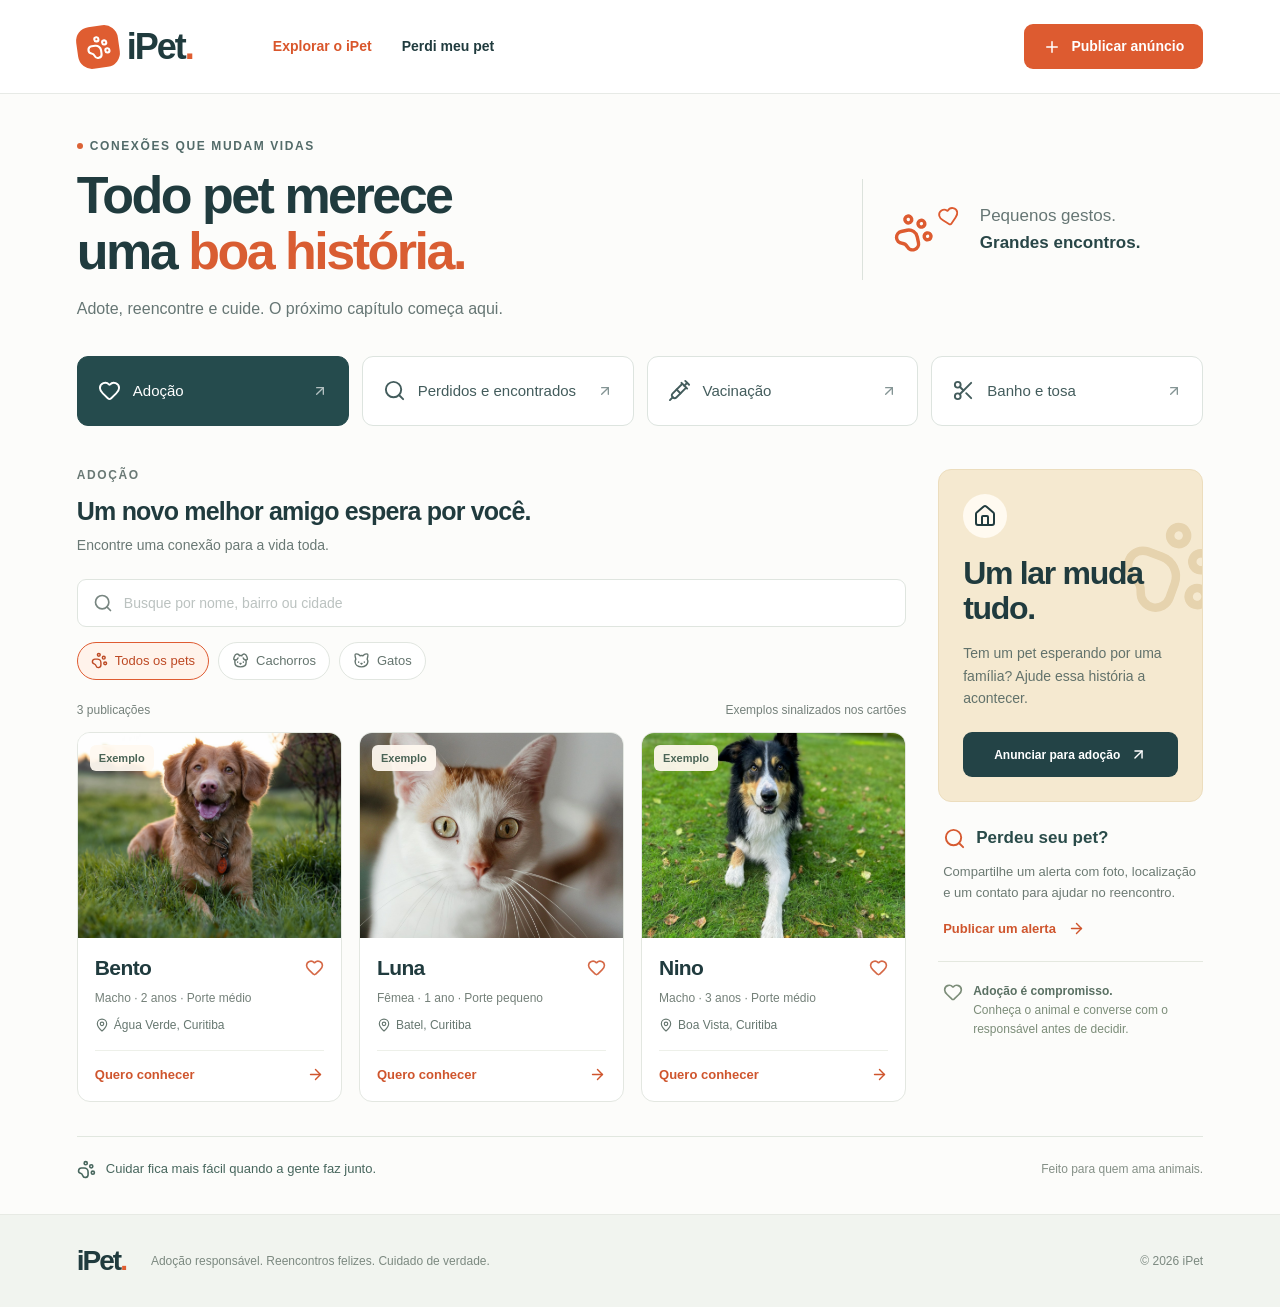
<file: index.html>
<!DOCTYPE html>
<html lang="pt-BR">
<head>
<meta charset="UTF-8">
<meta name="viewport" content="width=device-width, initial-scale=1.0">
<title>iPet — HTML e CSS</title>
<link rel="stylesheet" href="styles.css">

</head>
<body>

<div class="app-shell">
<header class="header">
<a class="brand" href="index.html" aria-label="iPet início">
<span class="brand-symbol">
<svg xmlns="http://www.w3.org/2000/svg" width="25" height="25" viewBox="0 0 24 24" fill="none" stroke="currentColor" stroke-width="2" stroke-linecap="round" stroke-linejoin="round" class="lucide lucide-paw-print" aria-hidden="true">
<circle cx="11" cy="4" r="2">
</circle>
<circle cx="18" cy="8" r="2">
</circle>
<circle cx="20" cy="16" r="2">
</circle>
<path d="M9 10a5 5 0 0 1 5 5v3.5a3.5 3.5 0 0 1-6.84 1.045Q6.52 17.48 4.46 16.84A3.5 3.5 0 0 1 5.5 10Z">
</path>
</svg>
</span>iPet<span class="brand-dot">.</span>
</a>
<nav aria-label="Navegação principal">
<a href="#explorar">Explorar o iPet</a>
<button>Perdi meu pet</button>
</nav>
<button class="button primary header-button">
<svg xmlns="http://www.w3.org/2000/svg" width="18" height="18" viewBox="0 0 24 24" fill="none" stroke="currentColor" stroke-width="2" stroke-linecap="round" stroke-linejoin="round" class="lucide lucide-plus" aria-hidden="true">
<path d="M5 12h14">
</path>
<path d="M12 5v14">
</path>
</svg> Publicar anúncio</button>
</header>
<main>
<div class="intro">
<div>
<p class="eyebrow">
<span>
</span> CONEXÕES QUE MUDAM VIDAS</p>
<h1>Todo pet merece<br/>uma <span>boa história.</span>
</h1>
<p>Adote, reencontre e cuide.<br class="mobile-break"/> O próximo capítulo começa aqui.</p>
</div>
<div class="intro-aside">
<div class="tiny-paws">
<svg xmlns="http://www.w3.org/2000/svg" width="24" height="24" viewBox="0 0 24 24" fill="none" stroke="currentColor" stroke-width="2" stroke-linecap="round" stroke-linejoin="round" class="lucide lucide-paw-print" aria-hidden="true">
<circle cx="11" cy="4" r="2">
</circle>
<circle cx="18" cy="8" r="2">
</circle>
<circle cx="20" cy="16" r="2">
</circle>
<path d="M9 10a5 5 0 0 1 5 5v3.5a3.5 3.5 0 0 1-6.84 1.045Q6.52 17.48 4.46 16.84A3.5 3.5 0 0 1 5.5 10Z">
</path>
</svg>
<svg xmlns="http://www.w3.org/2000/svg" width="24" height="24" viewBox="0 0 24 24" fill="none" stroke="currentColor" stroke-width="2" stroke-linecap="round" stroke-linejoin="round" class="lucide lucide-heart" aria-hidden="true">
<path d="M2 9.5a5.5 5.5 0 0 1 9.591-3.676.56.56 0 0 0 .818 0A5.49 5.49 0 0 1 22 9.5c0 2.29-1.5 4-3 5.5l-5.492 5.313a2 2 0 0 1-3 .019L5 15c-1.5-1.5-3-3.2-3-5.5">
</path>
</svg>
</div>
<p>Pequenos gestos.<br/>
<strong>Grandes encontros.</strong>
</p>
</div>
</div>
<div dir="ltr" data-orientation="horizontal" data-slot="tabs" class="group/tabs flex gap-2 data-[orientation=horizontal]:flex-col" id="explorar">
<div role="tablist" aria-orientation="horizontal" data-slot="tabs-list" data-variant="default" class="group/tabs-list inline-flex w-fit items-center justify-center rounded-lg p-[3px] text-muted-foreground group-data-[orientation=horizontal]/tabs:h-9 group-data-[orientation=vertical]/tabs:h-fit group-data-[orientation=vertical]/tabs:flex-col data-[variant=line]:rounded-none bg-muted category-tabs" tabindex="-1" data-orientation="horizontal" style="outline:none">
<button type="button" role="tab" aria-selected="true" aria-controls="radix-_R_i_-content-adocao" data-state="active" id="radix-_R_i_-trigger-adocao" data-slot="tabs-trigger" class="relative inline-flex h-[calc(100%-1px)] flex-1 items-center justify-center gap-1.5 rounded-md border border-transparent px-2 py-1 text-sm font-medium whitespace-nowrap text-foreground/60 transition-all group-data-[orientation=vertical]/tabs:w-full group-data-[orientation=vertical]/tabs:justify-start hover:text-foreground focus-visible:border-ring focus-visible:ring-[3px] focus-visible:ring-ring/50 focus-visible:outline-1 focus-visible:outline-ring disabled:pointer-events-none disabled:opacity-50 group-data-[variant=default]/tabs-list:data-[state=active]:shadow-sm group-data-[variant=line]/tabs-list:data-[state=active]:shadow-none dark:text-muted-foreground dark:hover:text-foreground [&amp;_svg]:pointer-events-none [&amp;_svg]:shrink-0 [&amp;_svg:not([class*=&#x27;size-&#x27;])]:size-4 group-data-[variant=line]/tabs-list:bg-transparent group-data-[variant=line]/tabs-list:data-[state=active]:bg-transparent dark:group-data-[variant=line]/tabs-list:data-[state=active]:border-transparent dark:group-data-[variant=line]/tabs-list:data-[state=active]:bg-transparent data-[state=active]:bg-background data-[state=active]:text-foreground dark:data-[state=active]:border-input dark:data-[state=active]:bg-input/30 dark:data-[state=active]:text-foreground after:absolute after:bg-foreground after:opacity-0 after:transition-opacity group-data-[orientation=horizontal]/tabs:after:inset-x-0 group-data-[orientation=horizontal]/tabs:after:bottom-[-5px] group-data-[orientation=horizontal]/tabs:after:h-0.5 group-data-[orientation=vertical]/tabs:after:inset-y-0 group-data-[orientation=vertical]/tabs:after:-right-1 group-data-[orientation=vertical]/tabs:after:w-0.5 group-data-[variant=line]/tabs-list:data-[state=active]:after:opacity-100 category-tab" tabindex="-1" data-orientation="horizontal" data-radix-collection-item="">
<svg xmlns="http://www.w3.org/2000/svg" width="24" height="24" viewBox="0 0 24 24" fill="none" stroke="currentColor" stroke-width="2" stroke-linecap="round" stroke-linejoin="round" class="lucide lucide-heart" aria-hidden="true">
<path d="M2 9.5a5.5 5.5 0 0 1 9.591-3.676.56.56 0 0 0 .818 0A5.49 5.49 0 0 1 22 9.5c0 2.29-1.5 4-3 5.5l-5.492 5.313a2 2 0 0 1-3 .019L5 15c-1.5-1.5-3-3.2-3-5.5">
</path>
</svg>
<span>Adoção</span>
<svg xmlns="http://www.w3.org/2000/svg" width="24" height="24" viewBox="0 0 24 24" fill="none" stroke="currentColor" stroke-width="2" stroke-linecap="round" stroke-linejoin="round" class="lucide lucide-arrow-up-right tab-arrow" aria-hidden="true">
<path d="M7 7h10v10">
</path>
<path d="M7 17 17 7">
</path>
</svg>
</button>
<button type="button" role="tab" aria-selected="false" aria-controls="radix-_R_i_-content-perdidos" data-state="inactive" id="radix-_R_i_-trigger-perdidos" data-slot="tabs-trigger" class="relative inline-flex h-[calc(100%-1px)] flex-1 items-center justify-center gap-1.5 rounded-md border border-transparent px-2 py-1 text-sm font-medium whitespace-nowrap text-foreground/60 transition-all group-data-[orientation=vertical]/tabs:w-full group-data-[orientation=vertical]/tabs:justify-start hover:text-foreground focus-visible:border-ring focus-visible:ring-[3px] focus-visible:ring-ring/50 focus-visible:outline-1 focus-visible:outline-ring disabled:pointer-events-none disabled:opacity-50 group-data-[variant=default]/tabs-list:data-[state=active]:shadow-sm group-data-[variant=line]/tabs-list:data-[state=active]:shadow-none dark:text-muted-foreground dark:hover:text-foreground [&amp;_svg]:pointer-events-none [&amp;_svg]:shrink-0 [&amp;_svg:not([class*=&#x27;size-&#x27;])]:size-4 group-data-[variant=line]/tabs-list:bg-transparent group-data-[variant=line]/tabs-list:data-[state=active]:bg-transparent dark:group-data-[variant=line]/tabs-list:data-[state=active]:border-transparent dark:group-data-[variant=line]/tabs-list:data-[state=active]:bg-transparent data-[state=active]:bg-background data-[state=active]:text-foreground dark:data-[state=active]:border-input dark:data-[state=active]:bg-input/30 dark:data-[state=active]:text-foreground after:absolute after:bg-foreground after:opacity-0 after:transition-opacity group-data-[orientation=horizontal]/tabs:after:inset-x-0 group-data-[orientation=horizontal]/tabs:after:bottom-[-5px] group-data-[orientation=horizontal]/tabs:after:h-0.5 group-data-[orientation=vertical]/tabs:after:inset-y-0 group-data-[orientation=vertical]/tabs:after:-right-1 group-data-[orientation=vertical]/tabs:after:w-0.5 group-data-[variant=line]/tabs-list:data-[state=active]:after:opacity-100 category-tab" tabindex="-1" data-orientation="horizontal" data-radix-collection-item="">
<svg xmlns="http://www.w3.org/2000/svg" width="24" height="24" viewBox="0 0 24 24" fill="none" stroke="currentColor" stroke-width="2" stroke-linecap="round" stroke-linejoin="round" class="lucide lucide-search" aria-hidden="true">
<path d="m21 21-4.34-4.34">
</path>
<circle cx="11" cy="11" r="8">
</circle>
</svg>
<span>Perdidos e encontrados</span>
<svg xmlns="http://www.w3.org/2000/svg" width="24" height="24" viewBox="0 0 24 24" fill="none" stroke="currentColor" stroke-width="2" stroke-linecap="round" stroke-linejoin="round" class="lucide lucide-arrow-up-right tab-arrow" aria-hidden="true">
<path d="M7 7h10v10">
</path>
<path d="M7 17 17 7">
</path>
</svg>
</button>
<button type="button" role="tab" aria-selected="false" aria-controls="radix-_R_i_-content-vacinacao" data-state="inactive" id="radix-_R_i_-trigger-vacinacao" data-slot="tabs-trigger" class="relative inline-flex h-[calc(100%-1px)] flex-1 items-center justify-center gap-1.5 rounded-md border border-transparent px-2 py-1 text-sm font-medium whitespace-nowrap text-foreground/60 transition-all group-data-[orientation=vertical]/tabs:w-full group-data-[orientation=vertical]/tabs:justify-start hover:text-foreground focus-visible:border-ring focus-visible:ring-[3px] focus-visible:ring-ring/50 focus-visible:outline-1 focus-visible:outline-ring disabled:pointer-events-none disabled:opacity-50 group-data-[variant=default]/tabs-list:data-[state=active]:shadow-sm group-data-[variant=line]/tabs-list:data-[state=active]:shadow-none dark:text-muted-foreground dark:hover:text-foreground [&amp;_svg]:pointer-events-none [&amp;_svg]:shrink-0 [&amp;_svg:not([class*=&#x27;size-&#x27;])]:size-4 group-data-[variant=line]/tabs-list:bg-transparent group-data-[variant=line]/tabs-list:data-[state=active]:bg-transparent dark:group-data-[variant=line]/tabs-list:data-[state=active]:border-transparent dark:group-data-[variant=line]/tabs-list:data-[state=active]:bg-transparent data-[state=active]:bg-background data-[state=active]:text-foreground dark:data-[state=active]:border-input dark:data-[state=active]:bg-input/30 dark:data-[state=active]:text-foreground after:absolute after:bg-foreground after:opacity-0 after:transition-opacity group-data-[orientation=horizontal]/tabs:after:inset-x-0 group-data-[orientation=horizontal]/tabs:after:bottom-[-5px] group-data-[orientation=horizontal]/tabs:after:h-0.5 group-data-[orientation=vertical]/tabs:after:inset-y-0 group-data-[orientation=vertical]/tabs:after:-right-1 group-data-[orientation=vertical]/tabs:after:w-0.5 group-data-[variant=line]/tabs-list:data-[state=active]:after:opacity-100 category-tab" tabindex="-1" data-orientation="horizontal" data-radix-collection-item="">
<svg xmlns="http://www.w3.org/2000/svg" width="24" height="24" viewBox="0 0 24 24" fill="none" stroke="currentColor" stroke-width="2" stroke-linecap="round" stroke-linejoin="round" class="lucide lucide-syringe" aria-hidden="true">
<path d="m18 2 4 4">
</path>
<path d="m17 7 3-3">
</path>
<path d="M19 9 8.7 19.3c-1 1-2.5 1-3.4 0l-.6-.6c-1-1-1-2.5 0-3.4L15 5">
</path>
<path d="m9 11 4 4">
</path>
<path d="m5 19-3 3">
</path>
<path d="m14 4 6 6">
</path>
</svg>
<span>Vacinação</span>
<svg xmlns="http://www.w3.org/2000/svg" width="24" height="24" viewBox="0 0 24 24" fill="none" stroke="currentColor" stroke-width="2" stroke-linecap="round" stroke-linejoin="round" class="lucide lucide-arrow-up-right tab-arrow" aria-hidden="true">
<path d="M7 7h10v10">
</path>
<path d="M7 17 17 7">
</path>
</svg>
</button>
<button type="button" role="tab" aria-selected="false" aria-controls="radix-_R_i_-content-banho" data-state="inactive" id="radix-_R_i_-trigger-banho" data-slot="tabs-trigger" class="relative inline-flex h-[calc(100%-1px)] flex-1 items-center justify-center gap-1.5 rounded-md border border-transparent px-2 py-1 text-sm font-medium whitespace-nowrap text-foreground/60 transition-all group-data-[orientation=vertical]/tabs:w-full group-data-[orientation=vertical]/tabs:justify-start hover:text-foreground focus-visible:border-ring focus-visible:ring-[3px] focus-visible:ring-ring/50 focus-visible:outline-1 focus-visible:outline-ring disabled:pointer-events-none disabled:opacity-50 group-data-[variant=default]/tabs-list:data-[state=active]:shadow-sm group-data-[variant=line]/tabs-list:data-[state=active]:shadow-none dark:text-muted-foreground dark:hover:text-foreground [&amp;_svg]:pointer-events-none [&amp;_svg]:shrink-0 [&amp;_svg:not([class*=&#x27;size-&#x27;])]:size-4 group-data-[variant=line]/tabs-list:bg-transparent group-data-[variant=line]/tabs-list:data-[state=active]:bg-transparent dark:group-data-[variant=line]/tabs-list:data-[state=active]:border-transparent dark:group-data-[variant=line]/tabs-list:data-[state=active]:bg-transparent data-[state=active]:bg-background data-[state=active]:text-foreground dark:data-[state=active]:border-input dark:data-[state=active]:bg-input/30 dark:data-[state=active]:text-foreground after:absolute after:bg-foreground after:opacity-0 after:transition-opacity group-data-[orientation=horizontal]/tabs:after:inset-x-0 group-data-[orientation=horizontal]/tabs:after:bottom-[-5px] group-data-[orientation=horizontal]/tabs:after:h-0.5 group-data-[orientation=vertical]/tabs:after:inset-y-0 group-data-[orientation=vertical]/tabs:after:-right-1 group-data-[orientation=vertical]/tabs:after:w-0.5 group-data-[variant=line]/tabs-list:data-[state=active]:after:opacity-100 category-tab" tabindex="-1" data-orientation="horizontal" data-radix-collection-item="">
<svg xmlns="http://www.w3.org/2000/svg" width="24" height="24" viewBox="0 0 24 24" fill="none" stroke="currentColor" stroke-width="2" stroke-linecap="round" stroke-linejoin="round" class="lucide lucide-scissors" aria-hidden="true">
<circle cx="6" cy="6" r="3">
</circle>
<path d="M8.12 8.12 12 12">
</path>
<path d="M20 4 8.12 15.88">
</path>
<circle cx="6" cy="18" r="3">
</circle>
<path d="M14.8 14.8 20 20">
</path>
</svg>
<span>Banho e tosa</span>
<svg xmlns="http://www.w3.org/2000/svg" width="24" height="24" viewBox="0 0 24 24" fill="none" stroke="currentColor" stroke-width="2" stroke-linecap="round" stroke-linejoin="round" class="lucide lucide-arrow-up-right tab-arrow" aria-hidden="true">
<path d="M7 7h10v10">
</path>
<path d="M7 17 17 7">
</path>
</svg>
</button>
</div>
<div class="content-layout">
<section class="main-listings">
<div class="section-heading">
<div>
<p class="eyebrow orange">ADOÇÃO</p>
<h2>Um novo melhor amigo espera por você.</h2>
<p>Encontre uma conexão para a vida toda.</p>
</div>
</div>
<div class="search-row">
<div class="search-box">
<svg xmlns="http://www.w3.org/2000/svg" width="20" height="20" viewBox="0 0 24 24" fill="none" stroke="currentColor" stroke-width="2" stroke-linecap="round" stroke-linejoin="round" class="lucide lucide-search" aria-hidden="true">
<path d="m21 21-4.34-4.34">
</path>
<circle cx="11" cy="11" r="8">
</circle>
</svg>
<input aria-label="Buscar por nome ou localização" placeholder="Busque por nome, bairro ou cidade" value=""/>
</div>
</div>
<div class="filters" aria-label="Filtrar animais">
<button aria-pressed="true" class="active">
<svg xmlns="http://www.w3.org/2000/svg" width="17" height="17" viewBox="0 0 24 24" fill="none" stroke="currentColor" stroke-width="2" stroke-linecap="round" stroke-linejoin="round" class="lucide lucide-paw-print" aria-hidden="true">
<circle cx="11" cy="4" r="2">
</circle>
<circle cx="18" cy="8" r="2">
</circle>
<circle cx="20" cy="16" r="2">
</circle>
<path d="M9 10a5 5 0 0 1 5 5v3.5a3.5 3.5 0 0 1-6.84 1.045Q6.52 17.48 4.46 16.84A3.5 3.5 0 0 1 5.5 10Z">
</path>
</svg> Todos os pets</button>
<button aria-pressed="false" class="">
<svg xmlns="http://www.w3.org/2000/svg" width="17" height="17" viewBox="0 0 24 24" fill="none" stroke="currentColor" stroke-width="2" stroke-linecap="round" stroke-linejoin="round" class="lucide lucide-dog" aria-hidden="true">
<path d="M11.25 16.25h1.5L12 17z">
</path>
<path d="M16 14v.5">
</path>
<path d="M4.42 11.247A13.152 13.152 0 0 0 4 14.556C4 18.728 7.582 21 12 21s8-2.272 8-6.444a11.702 11.702 0 0 0-.493-3.309">
</path>
<path d="M8 14v.5">
</path>
<path d="M8.5 8.5c-.384 1.05-1.083 2.028-2.344 2.5-1.931.722-3.576-.297-3.656-1-.113-.994 1.177-6.53 4-7 1.923-.321 3.651.845 3.651 2.235A7.497 7.497 0 0 1 14 5.277c0-1.39 1.844-2.598 3.767-2.277 2.823.47 4.113 6.006 4 7-.08.703-1.725 1.722-3.656 1-1.261-.472-1.855-1.45-2.239-2.5">
</path>
</svg> Cachorros</button>
<button aria-pressed="false" class="">
<svg xmlns="http://www.w3.org/2000/svg" width="17" height="17" viewBox="0 0 24 24" fill="none" stroke="currentColor" stroke-width="2" stroke-linecap="round" stroke-linejoin="round" class="lucide lucide-cat" aria-hidden="true">
<path d="M12 5c.67 0 1.35.09 2 .26 1.78-2 5.03-2.84 6.42-2.26 1.4.58-.42 7-.42 7 .57 1.07 1 2.24 1 3.44C21 17.9 16.97 21 12 21s-9-3-9-7.56c0-1.25.5-2.4 1-3.44 0 0-1.89-6.42-.5-7 1.39-.58 4.72.23 6.5 2.23A9.04 9.04 0 0 1 12 5Z">
</path>
<path d="M8 14v.5">
</path>
<path d="M16 14v.5">
</path>
<path d="M11.25 16.25h1.5L12 17l-.75-.75Z">
</path>
</svg> Gatos</button>
</div>
<div class="result-label">
<span>3 publicações</span>
<span>Exemplos sinalizados nos cartões</span>
</div>
<div data-state="active" data-orientation="horizontal" role="tabpanel" aria-labelledby="radix-_R_i_-trigger-adocao" id="radix-_R_i_-content-adocao" tabindex="0" data-slot="tabs-content" class="flex-1 outline-none" style="animation-duration:0s">
<div class="cards">
<article class="pet-card">
<button class="card-image " aria-label="Ver detalhes de Bento">
<img src="pets/dog.jpg" alt="Cachorro do anúncio Bento"/>
<span class="badge demo">Exemplo</span>
</button>
<div class="card-content">
<div class="pet-title">
<h3>Bento</h3>
<svg xmlns="http://www.w3.org/2000/svg" width="19" height="19" viewBox="0 0 24 24" fill="none" stroke="currentColor" stroke-width="2" stroke-linecap="round" stroke-linejoin="round" class="lucide lucide-heart" aria-hidden="true">
<path d="M2 9.5a5.5 5.5 0 0 1 9.591-3.676.56.56 0 0 0 .818 0A5.49 5.49 0 0 1 22 9.5c0 2.29-1.5 4-3 5.5l-5.492 5.313a2 2 0 0 1-3 .019L5 15c-1.5-1.5-3-3.2-3-5.5">
</path>
</svg>
</div>
<p class="pet-meta">Macho · 2 anos · Porte médio</p>
<p class="location">
<svg xmlns="http://www.w3.org/2000/svg" width="14" height="14" viewBox="0 0 24 24" fill="none" stroke="currentColor" stroke-width="2" stroke-linecap="round" stroke-linejoin="round" class="lucide lucide-map-pin" aria-hidden="true">
<path d="M20 10c0 4.993-5.539 10.193-7.399 11.799a1 1 0 0 1-1.202 0C9.539 20.193 4 14.993 4 10a8 8 0 0 1 16 0">
</path>
<circle cx="12" cy="10" r="3">
</circle>
</svg>Água Verde, Curitiba</p>
<button class="card-link">Quero conhecer<svg xmlns="http://www.w3.org/2000/svg" width="17" height="17" viewBox="0 0 24 24" fill="none" stroke="currentColor" stroke-width="2" stroke-linecap="round" stroke-linejoin="round" class="lucide lucide-arrow-right" aria-hidden="true">
<path d="M5 12h14">
</path>
<path d="m12 5 7 7-7 7">
</path>
</svg>
</button>
</div>
</article>
<article class="pet-card">
<button class="card-image " aria-label="Ver detalhes de Luna">
<img src="pets/cat.jpg" alt="Gato do anúncio Luna"/>
<span class="badge demo">Exemplo</span>
</button>
<div class="card-content">
<div class="pet-title">
<h3>Luna</h3>
<svg xmlns="http://www.w3.org/2000/svg" width="19" height="19" viewBox="0 0 24 24" fill="none" stroke="currentColor" stroke-width="2" stroke-linecap="round" stroke-linejoin="round" class="lucide lucide-heart" aria-hidden="true">
<path d="M2 9.5a5.5 5.5 0 0 1 9.591-3.676.56.56 0 0 0 .818 0A5.49 5.49 0 0 1 22 9.5c0 2.29-1.5 4-3 5.5l-5.492 5.313a2 2 0 0 1-3 .019L5 15c-1.5-1.5-3-3.2-3-5.5">
</path>
</svg>
</div>
<p class="pet-meta">Fêmea · 1 ano · Porte pequeno</p>
<p class="location">
<svg xmlns="http://www.w3.org/2000/svg" width="14" height="14" viewBox="0 0 24 24" fill="none" stroke="currentColor" stroke-width="2" stroke-linecap="round" stroke-linejoin="round" class="lucide lucide-map-pin" aria-hidden="true">
<path d="M20 10c0 4.993-5.539 10.193-7.399 11.799a1 1 0 0 1-1.202 0C9.539 20.193 4 14.993 4 10a8 8 0 0 1 16 0">
</path>
<circle cx="12" cy="10" r="3">
</circle>
</svg>Batel, Curitiba</p>
<button class="card-link">Quero conhecer<svg xmlns="http://www.w3.org/2000/svg" width="17" height="17" viewBox="0 0 24 24" fill="none" stroke="currentColor" stroke-width="2" stroke-linecap="round" stroke-linejoin="round" class="lucide lucide-arrow-right" aria-hidden="true">
<path d="M5 12h14">
</path>
<path d="m12 5 7 7-7 7">
</path>
</svg>
</button>
</div>
</article>
<article class="pet-card">
<button class="card-image " aria-label="Ver detalhes de Nino">
<img src="pets/dog2.jpg" alt="Cachorro do anúncio Nino"/>
<span class="badge demo">Exemplo</span>
</button>
<div class="card-content">
<div class="pet-title">
<h3>Nino</h3>
<svg xmlns="http://www.w3.org/2000/svg" width="19" height="19" viewBox="0 0 24 24" fill="none" stroke="currentColor" stroke-width="2" stroke-linecap="round" stroke-linejoin="round" class="lucide lucide-heart" aria-hidden="true">
<path d="M2 9.5a5.5 5.5 0 0 1 9.591-3.676.56.56 0 0 0 .818 0A5.49 5.49 0 0 1 22 9.5c0 2.29-1.5 4-3 5.5l-5.492 5.313a2 2 0 0 1-3 .019L5 15c-1.5-1.5-3-3.2-3-5.5">
</path>
</svg>
</div>
<p class="pet-meta">Macho · 3 anos · Porte médio</p>
<p class="location">
<svg xmlns="http://www.w3.org/2000/svg" width="14" height="14" viewBox="0 0 24 24" fill="none" stroke="currentColor" stroke-width="2" stroke-linecap="round" stroke-linejoin="round" class="lucide lucide-map-pin" aria-hidden="true">
<path d="M20 10c0 4.993-5.539 10.193-7.399 11.799a1 1 0 0 1-1.202 0C9.539 20.193 4 14.993 4 10a8 8 0 0 1 16 0">
</path>
<circle cx="12" cy="10" r="3">
</circle>
</svg>Boa Vista, Curitiba</p>
<button class="card-link">Quero conhecer<svg xmlns="http://www.w3.org/2000/svg" width="17" height="17" viewBox="0 0 24 24" fill="none" stroke="currentColor" stroke-width="2" stroke-linecap="round" stroke-linejoin="round" class="lucide lucide-arrow-right" aria-hidden="true">
<path d="M5 12h14">
</path>
<path d="m12 5 7 7-7 7">
</path>
</svg>
</button>
</div>
</article>
</div>
</div>
<div data-state="inactive" data-orientation="horizontal" role="tabpanel" aria-labelledby="radix-_R_i_-trigger-perdidos" hidden="" id="radix-_R_i_-content-perdidos" tabindex="0" data-slot="tabs-content" class="flex-1 outline-none">
</div>
<div data-state="inactive" data-orientation="horizontal" role="tabpanel" aria-labelledby="radix-_R_i_-trigger-vacinacao" hidden="" id="radix-_R_i_-content-vacinacao" tabindex="0" data-slot="tabs-content" class="flex-1 outline-none">
</div>
<div data-state="inactive" data-orientation="horizontal" role="tabpanel" aria-labelledby="radix-_R_i_-trigger-banho" hidden="" id="radix-_R_i_-content-banho" tabindex="0" data-slot="tabs-content" class="flex-1 outline-none">
</div>
</section>
<aside class="side-panel">
<div class="community-card">
<span class="icon-circle">
<svg xmlns="http://www.w3.org/2000/svg" width="24" height="24" viewBox="0 0 24 24" fill="none" stroke="currentColor" stroke-width="2" stroke-linecap="round" stroke-linejoin="round" class="lucide lucide-house" aria-hidden="true">
<path d="M15 21v-8a1 1 0 0 0-1-1h-4a1 1 0 0 0-1 1v8">
</path>
<path d="M3 10a2 2 0 0 1 .709-1.528l7-6a2 2 0 0 1 2.582 0l7 6A2 2 0 0 1 21 10v9a2 2 0 0 1-2 2H5a2 2 0 0 1-2-2z">
</path>
</svg>
</span>
<h3>Um lar muda<br/>tudo.</h3>
<p>Tem um pet esperando por uma família? Ajude essa história a acontecer.</p>
<button class="button dark">Anunciar para adoção <svg xmlns="http://www.w3.org/2000/svg" width="17" height="17" viewBox="0 0 24 24" fill="none" stroke="currentColor" stroke-width="2" stroke-linecap="round" stroke-linejoin="round" class="lucide lucide-arrow-up-right" aria-hidden="true">
<path d="M7 7h10v10">
</path>
<path d="M7 17 17 7">
</path>
</svg>
</button>
<svg xmlns="http://www.w3.org/2000/svg" width="102" height="102" viewBox="0 0 24 24" fill="none" stroke="currentColor" stroke-width="2" stroke-linecap="round" stroke-linejoin="round" class="lucide lucide-paw-print decor-paw" aria-hidden="true">
<circle cx="11" cy="4" r="2">
</circle>
<circle cx="18" cy="8" r="2">
</circle>
<circle cx="20" cy="16" r="2">
</circle>
<path d="M9 10a5 5 0 0 1 5 5v3.5a3.5 3.5 0 0 1-6.84 1.045Q6.52 17.48 4.46 16.84A3.5 3.5 0 0 1 5.5 10Z">
</path>
</svg>
</div>
<div class="lost-card">
<div class="aside-heading">
<svg xmlns="http://www.w3.org/2000/svg" width="23" height="23" viewBox="0 0 24 24" fill="none" stroke="currentColor" stroke-width="2" stroke-linecap="round" stroke-linejoin="round" class="lucide lucide-search" aria-hidden="true">
<path d="m21 21-4.34-4.34">
</path>
<circle cx="11" cy="11" r="8">
</circle>
</svg>
<h3>Perdeu seu pet?</h3>
</div>
<p>Compartilhe um alerta com foto, localização e um contato para ajudar no reencontro.</p>
<button>Publicar um alerta <svg xmlns="http://www.w3.org/2000/svg" width="17" height="17" viewBox="0 0 24 24" fill="none" stroke="currentColor" stroke-width="2" stroke-linecap="round" stroke-linejoin="round" class="lucide lucide-arrow-right" aria-hidden="true">
<path d="M5 12h14">
</path>
<path d="m12 5 7 7-7 7">
</path>
</svg>
</button>
</div>
<div class="responsible">
<svg xmlns="http://www.w3.org/2000/svg" width="20" height="20" viewBox="0 0 24 24" fill="none" stroke="currentColor" stroke-width="2" stroke-linecap="round" stroke-linejoin="round" class="lucide lucide-heart" aria-hidden="true">
<path d="M2 9.5a5.5 5.5 0 0 1 9.591-3.676.56.56 0 0 0 .818 0A5.49 5.49 0 0 1 22 9.5c0 2.29-1.5 4-3 5.5l-5.492 5.313a2 2 0 0 1-3 .019L5 15c-1.5-1.5-3-3.2-3-5.5">
</path>
</svg>
<p>
<strong>Adoção é compromisso.</strong>
<br/>Conheça o animal e converse com o responsável antes de decidir.</p>
</div>
</aside>
</div>
</div>
<div class="bottom-note">
<svg xmlns="http://www.w3.org/2000/svg" width="19" height="19" viewBox="0 0 24 24" fill="none" stroke="currentColor" stroke-width="2" stroke-linecap="round" stroke-linejoin="round" class="lucide lucide-paw-print" aria-hidden="true">
<circle cx="11" cy="4" r="2">
</circle>
<circle cx="18" cy="8" r="2">
</circle>
<circle cx="20" cy="16" r="2">
</circle>
<path d="M9 10a5 5 0 0 1 5 5v3.5a3.5 3.5 0 0 1-6.84 1.045Q6.52 17.48 4.46 16.84A3.5 3.5 0 0 1 5.5 10Z">
</path>
</svg>
<p>Cuidar fica mais fácil quando a gente faz junto.</p>
<span>Feito para quem ama animais.</span>
</div>
</main>
<footer>
<a class="brand" href="index.html">iPet<span class="brand-dot">.</span>
</a>
<p>Adoção responsável. Reencontros felizes. Cuidado de verdade.</p>
<span>© 2026 iPet</span>
</footer>
</div>
  <script src="script.js"></script>
</body>
</html>
</file>
<file: styles.css>
@layer properties{@supports (((-webkit-hyphens:none)) and (not (margin-trim:inline))) or ((-moz-orient:inline) and (not (color:rgb(from red r g b)))){:root,:host{--shimmer-angle:20deg}*,:before,:after{--tw-translate-x:0;--tw-translate-y:0;--tw-translate-z:0;--tw-rotate-x:initial;--tw-rotate-y:initial;--tw-rotate-z:initial;--tw-skew-x:initial;--tw-skew-y:initial;--tw-scroll-snap-strictness:proximity;--tw-space-x-reverse:0;--tw-border-style:solid;--tw-leading:initial;--tw-font-weight:initial;--tw-tracking:initial;--tw-ordinal:initial;--tw-slashed-zero:initial;--tw-numeric-figure:initial;--tw-numeric-spacing:initial;--tw-numeric-fraction:initial;--tw-shadow:0 0 #0000;--tw-shadow-color:initial;--tw-shadow-alpha:100%;--tw-inset-shadow:0 0 #0000;--tw-inset-shadow-color:initial;--tw-inset-shadow-alpha:100%;--tw-ring-color:initial;--tw-ring-shadow:0 0 #0000;--tw-inset-ring-color:initial;--tw-inset-ring-shadow:0 0 #0000;--tw-ring-inset:initial;--tw-ring-offset-width:0px;--tw-ring-offset-color:#fff;--tw-ring-offset-shadow:0 0 #0000;--tw-outline-style:solid;--tw-duration:initial;--tw-ease:initial;--tw-content:"";--tw-scale-x:1;--tw-scale-y:1;--tw-scale-z:1;--tw-animation-delay:0s;--tw-animation-direction:normal;--tw-animation-duration:initial;--tw-animation-fill-mode:none;--tw-animation-iteration-count:1;--tw-enter-blur:0;--tw-enter-opacity:1;--tw-enter-rotate:0;--tw-enter-scale:1;--tw-enter-translate-x:0;--tw-enter-translate-y:0;--tw-exit-blur:0;--tw-exit-opacity:1;--tw-exit-rotate:0;--tw-exit-scale:1;--tw-exit-translate-x:0;--tw-exit-translate-y:0;--scroll-fade-t:0px;--scroll-fade-b:0px;--scroll-fade-s:0px;--scroll-fade-e:0px;--scroll-fade-mask:initial;--shimmer-image:initial;--shimmer-text-fill:initial}::backdrop{--tw-translate-x:0;--tw-translate-y:0;--tw-translate-z:0;--tw-rotate-x:initial;--tw-rotate-y:initial;--tw-rotate-z:initial;--tw-skew-x:initial;--tw-skew-y:initial;--tw-scroll-snap-strictness:proximity;--tw-space-x-reverse:0;--tw-border-style:solid;--tw-leading:initial;--tw-font-weight:initial;--tw-tracking:initial;--tw-ordinal:initial;--tw-slashed-zero:initial;--tw-numeric-figure:initial;--tw-numeric-spacing:initial;--tw-numeric-fraction:initial;--tw-shadow:0 0 #0000;--tw-shadow-color:initial;--tw-shadow-alpha:100%;--tw-inset-shadow:0 0 #0000;--tw-inset-shadow-color:initial;--tw-inset-shadow-alpha:100%;--tw-ring-color:initial;--tw-ring-shadow:0 0 #0000;--tw-inset-ring-color:initial;--tw-inset-ring-shadow:0 0 #0000;--tw-ring-inset:initial;--tw-ring-offset-width:0px;--tw-ring-offset-color:#fff;--tw-ring-offset-shadow:0 0 #0000;--tw-outline-style:solid;--tw-duration:initial;--tw-ease:initial;--tw-content:"";--tw-scale-x:1;--tw-scale-y:1;--tw-scale-z:1;--tw-animation-delay:0s;--tw-animation-direction:normal;--tw-animation-duration:initial;--tw-animation-fill-mode:none;--tw-animation-iteration-count:1;--tw-enter-blur:0;--tw-enter-opacity:1;--tw-enter-rotate:0;--tw-enter-scale:1;--tw-enter-translate-x:0;--tw-enter-translate-y:0;--tw-exit-blur:0;--tw-exit-opacity:1;--tw-exit-rotate:0;--tw-exit-scale:1;--tw-exit-translate-x:0;--tw-exit-translate-y:0;--scroll-fade-t:0px;--scroll-fade-b:0px;--scroll-fade-s:0px;--scroll-fade-e:0px;--scroll-fade-mask:initial;--shimmer-image:initial;--shimmer-text-fill:initial}}}@layer theme{:root,:host{--color-black:#000;--color-white:#fff;--spacing:.25rem;--container-xs:20rem;--container-sm:24rem;--container-lg:32rem;--text-xs:.75rem;--text-xs--line-height:calc(1 / .75);--text-sm:.875rem;--text-sm--line-height:calc(1.25 / .875);--text-base:1rem;--text-base--line-height:calc(1.5 / 1);--text-lg:1.125rem;--text-lg--line-height:calc(1.75 / 1.125);--font-weight-normal:400;--font-weight-medium:500;--font-weight-semibold:600;--tracking-tight:-.025em;--tracking-widest:.1em;--leading-tight:1.25;--leading-snug:1.375;--leading-normal:1.5;--leading-relaxed:1.625;--radius-xs:.125rem;--ease-in-out:cubic-bezier(.4, 0, .2, 1);--animate-spin:spin 1s linear infinite;--animate-pulse:pulse 2s cubic-bezier(.4, 0, .6, 1) infinite;--aspect-video:16 / 9;--default-transition-duration:.15s;--default-transition-timing-function:cubic-bezier(.4, 0, .2, 1);--default-font-family:Arial, Helvetica, sans-serif;--default-mono-font-family:ui-monospace, SFMono-Regular, Menlo, Monaco, Consolas, "Liberation Mono", "Courier New", monospace;--color-border:var(--border)}}@layer base{*,:after,:before{box-sizing:border-box;border:0 solid;margin:0;padding:0}::backdrop{box-sizing:border-box;border:0 solid;margin:0;padding:0}::file-selector-button{box-sizing:border-box;border:0 solid;margin:0;padding:0}html,:host{-webkit-text-size-adjust:100%;tab-size:4;line-height:1.5;font-family:var(--default-font-family,ui-sans-serif, system-ui, sans-serif, "Apple Color Emoji", "Segoe UI Emoji", "Segoe UI Symbol", "Noto Color Emoji");font-feature-settings:var(--default-font-feature-settings,normal);font-variation-settings:var(--default-font-variation-settings,normal);-webkit-tap-highlight-color:transparent}hr{height:0;color:inherit;border-top-width:1px}abbr:where([title]){-webkit-text-decoration:underline dotted;text-decoration:underline dotted}h1,h2,h3,h4,h5,h6{font-size:inherit;font-weight:inherit}a{color:inherit;-webkit-text-decoration:inherit;-webkit-text-decoration:inherit;-webkit-text-decoration:inherit;-webkit-text-decoration:inherit;text-decoration:inherit}b,strong{font-weight:bolder}code,kbd,samp,pre{font-family:var(--default-mono-font-family,ui-monospace, SFMono-Regular, Menlo, Monaco, Consolas, "Liberation Mono", "Courier New", monospace);font-feature-settings:var(--default-mono-font-feature-settings,normal);font-variation-settings:var(--default-mono-font-variation-settings,normal);font-size:1em}small{font-size:80%}sub,sup{vertical-align:baseline;font-size:75%;line-height:0;position:relative}sub{bottom:-.25em}sup{top:-.5em}table{text-indent:0;border-color:inherit;border-collapse:collapse}:-moz-focusring{outline:auto}progress{vertical-align:baseline}summary{display:list-item}ol,ul,menu{list-style:none}img,svg,video,canvas,audio,iframe,embed,object{vertical-align:middle;display:block}img,video{max-width:100%;height:auto}button,input,select,optgroup,textarea{font:inherit;font-feature-settings:inherit;font-variation-settings:inherit;letter-spacing:inherit;color:inherit;opacity:1;background-color:#0000;border-radius:0}::file-selector-button{font:inherit;font-feature-settings:inherit;font-variation-settings:inherit;letter-spacing:inherit;color:inherit;opacity:1;background-color:#0000;border-radius:0}:where(select:is([multiple],[size])) optgroup{font-weight:bolder}:where(select:is([multiple],[size])) optgroup option{padding-inline-start:20px}::file-selector-button{margin-inline-end:4px}::placeholder{opacity:1}@supports (not ((-webkit-appearance:-apple-pay-button))) or (contain-intrinsic-size:1px){::placeholder{color:currentColor}@supports (color:color-mix(in lab, red, red)){::placeholder{color:color-mix(in oklab, currentcolor 50%, transparent)}}}textarea{resize:vertical}::-webkit-search-decoration{-webkit-appearance:none}::-webkit-date-and-time-value{min-height:1lh;text-align:inherit}::-webkit-datetime-edit{display:inline-flex}::-webkit-datetime-edit-fields-wrapper{padding:0}::-webkit-datetime-edit{padding-block:0}::-webkit-datetime-edit-year-field{padding-block:0}::-webkit-datetime-edit-month-field{padding-block:0}::-webkit-datetime-edit-day-field{padding-block:0}::-webkit-datetime-edit-hour-field{padding-block:0}::-webkit-datetime-edit-minute-field{padding-block:0}::-webkit-datetime-edit-second-field{padding-block:0}::-webkit-datetime-edit-millisecond-field{padding-block:0}::-webkit-datetime-edit-meridiem-field{padding-block:0}::-webkit-calendar-picker-indicator{line-height:1}:-moz-ui-invalid{box-shadow:none}button,input:where([type=button],[type=reset],[type=submit]){-webkit-appearance:button;appearance:button}::file-selector-button{-webkit-appearance:button;appearance:button}::-webkit-inner-spin-button{height:auto}::-webkit-outer-spin-button{height:auto}[hidden]:where(:not([hidden=until-found])){display:none!important}}@layer components;@layer utilities{.\@container\/card-header{container:card-header/inline-size}.\@container\/field-group{container:field-group/inline-size}.pointer-events-none{pointer-events:none}.invisible{visibility:hidden}.visible{visibility:visible}.sr-only{clip-path:inset(50%);white-space:nowrap;border-width:0;width:1px;height:1px;margin:-1px;padding:0;position:absolute;overflow:hidden}.absolute{position:absolute}.fixed{position:fixed}.relative{position:relative}.inset-0{inset:calc(var(--spacing) * 0)}.inset-x-0{inset-inline:calc(var(--spacing) * 0)}.inset-y-0{inset-block:calc(var(--spacing) * 0)}.inset-s-1\/2{inset-inline-start:50%}.start{inset-inline-start:var(--spacing)}.end{inset-inline-end:var(--spacing)}.-top-12{top:calc(var(--spacing) * -12)}.top-0{top:calc(var(--spacing) * 0)}.top-1\.5{top:calc(var(--spacing) * 1.5)}.top-1\/2{top:50%}.top-3\.5{top:calc(var(--spacing) * 3.5)}.top-4{top:calc(var(--spacing) * 4)}.top-\[1px\]{top:1px}.top-\[50\%\]{top:50%}.top-\[60\%\]{top:60%}.top-full{top:100%}.-right-12{right:calc(var(--spacing) * -12)}.right-0{right:calc(var(--spacing) * 0)}.right-1{right:calc(var(--spacing) * 1)}.right-2{right:calc(var(--spacing) * 2)}.right-3{right:calc(var(--spacing) * 3)}.right-3\.5{right:calc(var(--spacing) * 3.5)}.right-4{right:calc(var(--spacing) * 4)}.-bottom-12{bottom:calc(var(--spacing) * -12)}.bottom-0{bottom:calc(var(--spacing) * 0)}.-left-12{left:calc(var(--spacing) * -12)}.left-0{left:calc(var(--spacing) * 0)}.left-1\/2{left:50%}.left-2{left:calc(var(--spacing) * 2)}.left-3{left:calc(var(--spacing) * 3)}.left-\[50\%\]{left:50%}.isolate{isolation:isolate}.z-10{z-index:10}.z-20{z-index:20}.z-50{z-index:50}.z-\[1\]{z-index:1}.order-first{order:-9999}.order-last{order:9999}.col-start-2{grid-column-start:2}.row-span-2{grid-row:span 2/span 2}.row-start-1{grid-row-start:1}.m-0\!{margin:calc(var(--spacing) * 0)!important}.-mx-1{margin-inline:calc(var(--spacing) * -1)}.mx-2{margin-inline:calc(var(--spacing) * 2)}.mx-3\.5{margin-inline:calc(var(--spacing) * 3.5)}.mx-auto{margin-inline:auto}.-my-2{margin-block:calc(var(--spacing) * -2)}.my-0{margin-block:calc(var(--spacing) * 0)}.my-0\.5{margin-block:calc(var(--spacing) * .5)}.my-1{margin-block:calc(var(--spacing) * 1)}.-mt-4{margin-top:calc(var(--spacing) * -4)}.mt-0\.5{margin-top:calc(var(--spacing) * .5)}.mt-1\.5{margin-top:calc(var(--spacing) * 1.5)}.mt-2{margin-top:calc(var(--spacing) * 2)}.mt-4{margin-top:calc(var(--spacing) * 4)}.mt-auto{margin-top:auto}.mb-2{margin-bottom:calc(var(--spacing) * 2)}.mb-3{margin-bottom:calc(var(--spacing) * 3)}.-ml-1{margin-left:calc(var(--spacing) * -1)}.-ml-4{margin-left:calc(var(--spacing) * -4)}.ml-1{margin-left:calc(var(--spacing) * 1)}.ml-4{margin-left:calc(var(--spacing) * 4)}.ml-auto{margin-left:auto}.line-clamp-1{-webkit-line-clamp:1;-webkit-box-orient:vertical;display:-webkit-box;overflow:hidden}.line-clamp-2{-webkit-line-clamp:2;-webkit-box-orient:vertical;display:-webkit-box;overflow:hidden}.scrollbar-none{scrollbar-width:none}.scrollbar-none::-webkit-scrollbar{display:none}.block{display:block}.flex{display:flex}.grid{display:grid}.hidden{display:none}.inline-flex{display:inline-flex}.table{display:table}.table-caption{display:table-caption}.table-cell{display:table-cell}.table-row{display:table-row}.field-sizing-content{field-sizing:content}.aspect-square{aspect-ratio:1}.aspect-video{aspect-ratio:var(--aspect-video)}.size-\(--cell-size\){width:var(--cell-size);height:var(--cell-size)}.size-2{width:calc(var(--spacing) * 2);height:calc(var(--spacing) * 2)}.size-2\.5{width:calc(var(--spacing) * 2.5);height:calc(var(--spacing) * 2.5)}.size-3{width:calc(var(--spacing) * 3);height:calc(var(--spacing) * 3)}.size-3\.5{width:calc(var(--spacing) * 3.5);height:calc(var(--spacing) * 3.5)}.size-4{width:calc(var(--spacing) * 4);height:calc(var(--spacing) * 4)}.size-6{width:calc(var(--spacing) * 6);height:calc(var(--spacing) * 6)}.size-7{width:calc(var(--spacing) * 7);height:calc(var(--spacing) * 7)}.size-8{width:calc(var(--spacing) * 8);height:calc(var(--spacing) * 8)}.size-9{width:calc(var(--spacing) * 9);height:calc(var(--spacing) * 9)}.size-10{width:calc(var(--spacing) * 10);height:calc(var(--spacing) * 10)}.size-16{width:calc(var(--spacing) * 16);height:calc(var(--spacing) * 16)}.size-auto{width:auto;height:auto}.size-full{width:100%;height:100%}.h-\(--cell-size\){height:var(--cell-size)}.h-1\.5{height:calc(var(--spacing) * 1.5)}.h-2{height:calc(var(--spacing) * 2)}.h-2\.5{height:calc(var(--spacing) * 2.5)}.h-4{height:calc(var(--spacing) * 4)}.h-5{height:calc(var(--spacing) * 5)}.h-6{height:calc(var(--spacing) * 6)}.h-7{height:calc(var(--spacing) * 7)}.h-8{height:calc(var(--spacing) * 8)}.h-9{height:calc(var(--spacing) * 9)}.h-10{height:calc(var(--spacing) * 10)}.h-12{height:calc(var(--spacing) * 12)}.h-\[calc\(--spacing\(5\.5\)\)\]{height:calc(calc(var(--spacing) * 5.5))}.h-\[calc\(100\%-1px\)\]{height:calc(100% - 1px)}.h-\[var\(--radix-navigation-menu-viewport-height\)\]{height:var(--radix-navigation-menu-viewport-height)}.h-\[var\(--radix-select-trigger-height\)\]{height:var(--radix-select-trigger-height)}.h-auto{height:auto}.h-full{height:100%}.h-max{height:max-content}.h-px{height:1px}.h-svh{height:100svh}.max-h-\(--radix-context-menu-content-available-height\){max-height:var(--radix-context-menu-content-available-height)}.max-h-\(--radix-dropdown-menu-content-available-height\){max-height:var(--radix-dropdown-menu-content-available-height)}.max-h-\(--radix-select-content-available-height\){max-height:var(--radix-select-content-available-height)}.max-h-96{max-height:calc(var(--spacing) * 96)}.max-h-\[300px\]{max-height:300px}.max-h-\[min\(calc\(--spacing\(96\)---spacing\(9\)\)\,calc\(var\(--available-height\)---spacing\(9\)\)\)\]{max-height:min(calc(calc(var(--spacing) * 96) - calc(var(--spacing) * 9)), calc(var(--available-height) - calc(var(--spacing) * 9)))}.min-h-0{min-height:calc(var(--spacing) * 0)}.min-h-4{min-height:calc(var(--spacing) * 4)}.min-h-9{min-height:calc(var(--spacing) * 9)}.min-h-16{min-height:calc(var(--spacing) * 16)}.min-h-full{min-height:100%}.min-h-svh{min-height:100svh}.w-\(--anchor-width\){width:var(--anchor-width)}.w-\(--cell-size\){width:var(--cell-size)}.w-\(--sidebar-width\){width:var(--sidebar-width)}.w-0{width:calc(var(--spacing) * 0)}.w-1{width:calc(var(--spacing) * 1)}.w-2{width:calc(var(--spacing) * 2)}.w-2\.5{width:calc(var(--spacing) * 2.5)}.w-3{width:calc(var(--spacing) * 3)}.w-3\/4{width:75%}.w-4{width:calc(var(--spacing) * 4)}.w-5{width:calc(var(--spacing) * 5)}.w-9{width:calc(var(--spacing) * 9)}.w-10{width:calc(var(--spacing) * 10)}.w-24{width:calc(var(--spacing) * 24)}.w-64{width:calc(var(--spacing) * 64)}.w-72{width:calc(var(--spacing) * 72)}.w-\[100px\]{width:100px}.w-auto{width:auto}.w-fit{width:fit-content}.w-full{width:100%}.w-max{width:max-content}.w-px{width:1px}.max-w-\(--available-width\){max-width:var(--available-width)}.max-w-\(--skeleton-width\){max-width:var(--skeleton-width)}.max-w-\[80\%\]{max-width:80%}.max-w-\[calc\(100\%-2rem\)\]{max-width:calc(100% - 2rem)}.max-w-full{max-width:100%}.max-w-max{max-width:max-content}.max-w-sm{max-width:var(--container-sm)}.min-w-\(--cell-size\){min-width:var(--cell-size)}.min-w-0{min-width:calc(var(--spacing) * 0)}.min-w-5{min-width:calc(var(--spacing) * 5)}.min-w-8{min-width:calc(var(--spacing) * 8)}.min-w-9{min-width:calc(var(--spacing) * 9)}.min-w-10{min-width:calc(var(--spacing) * 10)}.min-w-16{min-width:calc(var(--spacing) * 16)}.min-w-40{min-width:calc(var(--spacing) * 40)}.min-w-\[8rem\]{min-width:8rem}.min-w-\[12rem\]{min-width:12rem}.min-w-\[calc\(var\(--anchor-width\)\+--spacing\(7\)\)\]{min-width:calc(var(--anchor-width) + calc(var(--spacing) * 7))}.min-w-\[var\(--radix-select-trigger-width\)\]{min-width:var(--radix-select-trigger-width)}.flex-1{flex:1}.shrink-0{flex-shrink:0}.grow{flex-grow:1}.grow-0{flex-grow:0}.basis-full{flex-basis:100%}.caption-bottom{caption-side:bottom}.border-collapse{border-collapse:collapse}.origin-\(--radix-context-menu-content-transform-origin\){transform-origin:var(--radix-context-menu-content-transform-origin)}.origin-\(--radix-dropdown-menu-content-transform-origin\){transform-origin:var(--radix-dropdown-menu-content-transform-origin)}.origin-\(--radix-hover-card-content-transform-origin\){transform-origin:var(--radix-hover-card-content-transform-origin)}.origin-\(--radix-menubar-content-transform-origin\){transform-origin:var(--radix-menubar-content-transform-origin)}.origin-\(--radix-popover-content-transform-origin\){transform-origin:var(--radix-popover-content-transform-origin)}.origin-\(--radix-select-content-transform-origin\){transform-origin:var(--radix-select-content-transform-origin)}.origin-\(--radix-tooltip-content-transform-origin\){transform-origin:var(--radix-tooltip-content-transform-origin)}.origin-\(--transform-origin\){transform-origin:var(--transform-origin)}.-translate-x-1\/2{--tw-translate-x:calc(calc(1 / 2 * 100%) * -1);translate:var(--tw-translate-x) var(--tw-translate-y)}.-translate-x-px{--tw-translate-x:-1px;translate:var(--tw-translate-x) var(--tw-translate-y)}.translate-x-\[-50\%\]{--tw-translate-x:-50%;translate:var(--tw-translate-x) var(--tw-translate-y)}.translate-x-px{--tw-translate-x:1px;translate:var(--tw-translate-x) var(--tw-translate-y)}.-translate-y-1\/2{--tw-translate-y:calc(calc(1 / 2 * 100%) * -1);translate:var(--tw-translate-x) var(--tw-translate-y)}.-translate-y-3\/4{--tw-translate-y:calc(calc(3 / 4 * 100%) * -1);translate:var(--tw-translate-x) var(--tw-translate-y)}.translate-y-0\.5{--tw-translate-y:calc(var(--spacing) * .5);translate:var(--tw-translate-x) var(--tw-translate-y)}.translate-y-3\/4{--tw-translate-y:calc(3 / 4 * 100%);translate:var(--tw-translate-x) var(--tw-translate-y)}.translate-y-\[-50\%\]{--tw-translate-y:-50%;translate:var(--tw-translate-x) var(--tw-translate-y)}.translate-y-\[calc\(-50\%_-_2px\)\]{--tw-translate-y:calc(-50% - 2px);translate:var(--tw-translate-x) var(--tw-translate-y)}.rotate-45{rotate:45deg}.rotate-90{rotate:90deg}.transform{transform:var(--tw-rotate-x,) var(--tw-rotate-y,) var(--tw-rotate-z,) var(--tw-skew-x,) var(--tw-skew-y,)}.scroll-fade-x{--_scroll-fade-size-s:var(--scroll-fade-s-size,var(--scroll-fade-size,min(12%, calc(var(--spacing) * 10))));--_scroll-fade-size-e:var(--scroll-fade-e-size,var(--scroll-fade-size,min(12%, calc(var(--spacing) * 10))));--scroll-fade-inline:linear-gradient(to right, transparent 0, #000 var(--scroll-fade-s,0px), #000 calc(100% - var(--scroll-fade-e,0px)), transparent 100%)}.scroll-fade-x:where([dir=rtl],[dir=rtl] *){--scroll-fade-inline:linear-gradient(to left, transparent 0, #000 var(--scroll-fade-s,0px), #000 calc(100% - var(--scroll-fade-e,0px)), transparent 100%)}.scroll-fade-x{-webkit-mask-image:var(--scroll-fade-mask,var(--scroll-fade-inline));-webkit-mask-image:var(--scroll-fade-mask,var(--scroll-fade-inline));-webkit-mask-image:var(--scroll-fade-mask,var(--scroll-fade-inline));-webkit-mask-image:var(--scroll-fade-mask,var(--scroll-fade-inline));mask-image:var(--scroll-fade-mask,var(--scroll-fade-inline));-webkit-mask-composite:source-in;-webkit-mask-composite:source-in;-webkit-mask-composite:source-in;-webkit-mask-repeat:no-repeat;mask-repeat:no-repeat;-webkit-mask-composite:source-in;mask-composite:intersect}@supports (animation-timeline:scroll()){.scroll-fade-x{animation:1ms ease-in-out scroll-fade-reveal-s,1ms ease-in-out scroll-fade-reveal-e;animation-timeline:scroll(self inline),scroll(self inline);animation-range:0 var(--scroll-fade-reveal,calc(var(--spacing) * 24)), calc(100% - var(--scroll-fade-reveal,calc(var(--spacing) * 24))) 100%;animation-fill-mode:both}}@supports not (animation-timeline:scroll()){.scroll-fade-x{--scroll-fade-s:var(--_scroll-fade-size-s);--scroll-fade-e:var(--_scroll-fade-size-e)}}.scroll-fade-b{--_scroll-fade-size-b:var(--scroll-fade-b-size,var(--scroll-fade-size,min(12%, calc(var(--spacing) * 10))));--scroll-fade-mask:linear-gradient(to bottom, #000 0, #000 calc(100% - var(--scroll-fade-b,0px)), transparent 100%);-webkit-mask-image:var(--scroll-fade-mask);-webkit-mask-image:var(--scroll-fade-mask);-webkit-mask-image:var(--scroll-fade-mask);-webkit-mask-image:var(--scroll-fade-mask);mask-image:var(--scroll-fade-mask);-webkit-mask-composite:source-in;-webkit-mask-composite:source-in;-webkit-mask-composite:source-in;-webkit-mask-repeat:no-repeat;mask-repeat:no-repeat;-webkit-mask-composite:source-in;mask-composite:intersect}@supports (animation-timeline:scroll()){.scroll-fade-b{animation:1ms ease-in-out scroll-fade-reveal-b;animation-timeline:scroll(self y);animation-range:calc(100% - var(--scroll-fade-reveal,calc(var(--spacing) * 24))) 100%;animation-fill-mode:both}}@supports not (animation-timeline:scroll()){.scroll-fade-b{--scroll-fade-b:var(--_scroll-fade-size-b)}}.animate-caret-blink{animation:1.25s ease-out infinite caret-blink}.animate-in{animation:enter var(--tw-animation-duration,var(--tw-duration,.15s))var(--tw-ease,ease)var(--tw-animation-delay,0s)var(--tw-animation-iteration-count,1)var(--tw-animation-direction,normal)var(--tw-animation-fill-mode,none)}.animate-pulse{animation:var(--animate-pulse)}.animate-spin{animation:var(--animate-spin)}.cursor-default{cursor:default}.cursor-text{cursor:text}.touch-none{touch-action:none}.resize-none{resize:none}.snap-x{scroll-snap-type:x var(--tw-scroll-snap-strictness)}.snap-mandatory{--tw-scroll-snap-strictness:mandatory}.scroll-my-1{scroll-margin-block:calc(var(--spacing) * 1)}.scroll-px-1{scroll-padding-inline:calc(var(--spacing) * 1)}.scroll-py-1{scroll-padding-block:calc(var(--spacing) * 1)}.list-disc{list-style-type:disc}.list-none{list-style-type:none}.appearance-none{-webkit-appearance:none;appearance:none}.auto-rows-min{grid-auto-rows:min-content}.grid-cols-\[0_1fr\]{grid-template-columns:0 1fr}.grid-rows-\[auto_1fr\]{grid-template-rows:auto 1fr}.grid-rows-\[auto_auto\]{grid-template-rows:auto auto}.flex-col{flex-direction:column}.flex-col-reverse{flex-direction:column-reverse}.flex-row{flex-direction:row}.flex-wrap{flex-wrap:wrap}.place-content-center{place-content:center}.place-items-center{place-items:center}.items-center{align-items:center}.items-end{align-items:flex-end}.items-start{align-items:flex-start}.items-stretch{align-items:stretch}.justify-between{justify-content:space-between}.justify-center{justify-content:center}.justify-start{justify-content:flex-start}.justify-items-start{justify-items:start}.gap-0\.5{gap:calc(var(--spacing) * .5)}.gap-1{gap:calc(var(--spacing) * 1)}.gap-1\.5{gap:calc(var(--spacing) * 1.5)}.gap-2{gap:calc(var(--spacing) * 2)}.gap-2\.5{gap:calc(var(--spacing) * 2.5)}.gap-3{gap:calc(var(--spacing) * 3)}.gap-4{gap:calc(var(--spacing) * 4)}.gap-6{gap:calc(var(--spacing) * 6)}.gap-7{gap:calc(var(--spacing) * 7)}.gap-8{gap:calc(var(--spacing) * 8)}.gap-\[--spacing\(var\(--gap\)\)\]{gap:calc(var(--spacing) * var(--gap))}:where(.-space-x-2>:not(:last-child)){--tw-space-x-reverse:0;margin-inline-start:calc(calc(var(--spacing) * -2) * var(--tw-space-x-reverse));margin-inline-end:calc(calc(var(--spacing) * -2) * calc(1 - var(--tw-space-x-reverse)))}.gap-y-0\.5{row-gap:calc(var(--spacing) * .5)}.self-end{align-self:flex-end}.self-start{align-self:flex-start}.self-stretch{align-self:stretch}.justify-self-end{justify-self:flex-end}.truncate{text-overflow:ellipsis;white-space:nowrap;overflow:hidden}.overflow-auto{overflow:auto}.overflow-hidden{overflow:hidden}.overflow-x-auto{overflow-x:auto}.overflow-x-hidden{overflow-x:hidden}.overflow-y-auto{overflow-y:auto}.overscroll-contain{overscroll-behavior:contain}.overscroll-x-contain{overscroll-behavior-x:contain}.rounded-\[2px\]{border-radius:2px}.rounded-\[4px\]{border-radius:4px}.rounded-\[calc\(var\(--radius\)-5px\)\]{border-radius:calc(var(--radius) - 5px)}.rounded-\[inherit\]{border-radius:inherit}.rounded-full{border-radius:3.40282e38px}.rounded-lg{border-radius:var(--radius)}.rounded-md{border-radius:calc(var(--radius) - 2px)}.rounded-none{border-radius:0}.rounded-sm{border-radius:calc(var(--radius) - 4px)}.rounded-xl{border-radius:calc(var(--radius) + 4px)}.rounded-xs{border-radius:var(--radius-xs)}.rounded-l-md{border-top-left-radius:calc(var(--radius) - 2px);border-bottom-left-radius:calc(var(--radius) - 2px)}.rounded-tl-sm{border-top-left-radius:calc(var(--radius) - 4px)}.rounded-r-md{border-top-right-radius:calc(var(--radius) - 2px);border-bottom-right-radius:calc(var(--radius) - 2px)}.border{border-style:var(--tw-border-style);border-width:1px}.border-0{border-style:var(--tw-border-style);border-width:0}.border-\[1\.5px\]{border-style:var(--tw-border-style);border-width:1.5px}.border-y{border-block-style:var(--tw-border-style);border-block-width:1px}.border-t{border-top-style:var(--tw-border-style);border-top-width:1px}.border-r{border-right-style:var(--tw-border-style);border-right-width:1px}.border-b{border-bottom-style:var(--tw-border-style);border-bottom-width:1px}.border-l{border-left-style:var(--tw-border-style);border-left-width:1px}.border-dashed{--tw-border-style:dashed;border-style:dashed}.border-none{--tw-border-style:none;border-style:none}.border-\(--color-border\){border-color:var(--color-border)}.border-border,.border-border\/50{border-color:var(--border)}@supports (color:color-mix(in lab, red, red)){.border-border\/50{border-color:color-mix(in oklab, var(--border) 50%, transparent)}}.border-input{border-color:var(--input)}.border-primary{border-color:var(--primary)}.border-sidebar-border{border-color:var(--sidebar-border)}.border-transparent{border-color:#0000}.border-t-transparent{border-top-color:#0000}.border-l-transparent{border-left-color:#0000}.bg-\(--color-bg\){background-color:var(--color-bg)}.bg-\[Canvas\]{background-color:canvas}.bg-accent{background-color:var(--accent)}.bg-background{background-color:var(--background)}.bg-black\/50{background-color:#00000080}@supports (color:color-mix(in lab, red, red)){.bg-black\/50{background-color:color-mix(in oklab, var(--color-black) 50%, transparent)}}.bg-border{background-color:var(--border)}.bg-card{background-color:var(--card)}.bg-destructive{background-color:var(--destructive)}.bg-foreground{background-color:var(--foreground)}.bg-input{background-color:var(--input)}.bg-muted,.bg-muted\/50{background-color:var(--muted)}@supports (color:color-mix(in lab, red, red)){.bg-muted\/50{background-color:color-mix(in oklab, var(--muted) 50%, transparent)}}.bg-popover{background-color:var(--popover)}.bg-primary,.bg-primary\/20{background-color:var(--primary)}@supports (color:color-mix(in lab, red, red)){.bg-primary\/20{background-color:color-mix(in oklab, var(--primary) 20%, transparent)}}.bg-secondary{background-color:var(--secondary)}.bg-sidebar{background-color:var(--sidebar)}.bg-sidebar-border{background-color:var(--sidebar-border)}.bg-transparent{background-color:#0000}.bg-white{background-color:var(--color-white)}.bg-clip-padding{background-clip:padding-box}.fill-current{fill:currentColor}.fill-foreground{fill:var(--foreground)}.fill-primary{fill:var(--primary)}.p-0{padding:calc(var(--spacing) * 0)}.p-1{padding:calc(var(--spacing) * 1)}.p-2{padding:calc(var(--spacing) * 2)}.p-3{padding:calc(var(--spacing) * 3)}.p-4{padding:calc(var(--spacing) * 4)}.p-6{padding:calc(var(--spacing) * 6)}.p-\[3px\]{padding:3px}.p-px{padding:1px}.px-\(--cell-size\){padding-inline:var(--cell-size)}.px-1{padding-inline:calc(var(--spacing) * 1)}.px-1\.5{padding-inline:calc(var(--spacing) * 1.5)}.px-2{padding-inline:calc(var(--spacing) * 2)}.px-2\.5{padding-inline:calc(var(--spacing) * 2.5)}.px-3{padding-inline:calc(var(--spacing) * 3)}.px-4{padding-inline:calc(var(--spacing) * 4)}.px-6{padding-inline:calc(var(--spacing) * 6)}.py-0\.5{padding-block:calc(var(--spacing) * .5)}.py-1{padding-block:calc(var(--spacing) * 1)}.py-1\.5{padding-block:calc(var(--spacing) * 1.5)}.py-2{padding-block:calc(var(--spacing) * 2)}.py-3{padding-block:calc(var(--spacing) * 3)}.py-4{padding-block:calc(var(--spacing) * 4)}.py-6{padding-block:calc(var(--spacing) * 6)}.pt-0{padding-top:calc(var(--spacing) * 0)}.pt-3{padding-top:calc(var(--spacing) * 3)}.pt-4{padding-top:calc(var(--spacing) * 4)}.pr-1{padding-right:calc(var(--spacing) * 1)}.pr-2{padding-right:calc(var(--spacing) * 2)}.pr-2\.5{padding-right:calc(var(--spacing) * 2.5)}.pr-3{padding-right:calc(var(--spacing) * 3)}.pr-8{padding-right:calc(var(--spacing) * 8)}.pr-9{padding-right:calc(var(--spacing) * 9)}.pb-2{padding-bottom:calc(var(--spacing) * 2)}.pb-3{padding-bottom:calc(var(--spacing) * 3)}.pb-4{padding-bottom:calc(var(--spacing) * 4)}.pl-2{padding-left:calc(var(--spacing) * 2)}.pl-3{padding-left:calc(var(--spacing) * 3)}.pl-4{padding-left:calc(var(--spacing) * 4)}.pl-8{padding-left:calc(var(--spacing) * 8)}.text-center{text-align:center}.text-left{text-align:left}.align-middle{vertical-align:middle}.font-mono{font-family:ui-monospace,SFMono-Regular,Menlo,Monaco,Consolas,Liberation Mono,Courier New,monospace}.font-sans{font-family:Arial,Helvetica,sans-serif}.text-base{font-size:var(--text-base);line-height:var(--tw-leading,var(--text-base--line-height))}.text-lg{font-size:var(--text-lg);line-height:var(--tw-leading,var(--text-lg--line-height))}.text-sm{font-size:var(--text-sm);line-height:var(--tw-leading,var(--text-sm--line-height))}.text-sm\/relaxed{font-size:var(--text-sm);line-height:var(--leading-relaxed)}.text-xs{font-size:var(--text-xs);line-height:var(--tw-leading,var(--text-xs--line-height))}.text-\[0\.8rem\]{font-size:.8rem}.leading-none{--tw-leading:1;line-height:1}.leading-normal{--tw-leading:var(--leading-normal);line-height:var(--leading-normal)}.leading-relaxed{--tw-leading:var(--leading-relaxed);line-height:var(--leading-relaxed)}.leading-snug{--tw-leading:var(--leading-snug);line-height:var(--leading-snug)}.leading-tight{--tw-leading:var(--leading-tight);line-height:var(--leading-tight)}.font-medium{--tw-font-weight:var(--font-weight-medium);font-weight:var(--font-weight-medium)}.font-normal{--tw-font-weight:var(--font-weight-normal);font-weight:var(--font-weight-normal)}.font-semibold{--tw-font-weight:var(--font-weight-semibold);font-weight:var(--font-weight-semibold)}.tracking-tight{--tw-tracking:var(--tracking-tight);letter-spacing:var(--tracking-tight)}.tracking-widest{--tw-tracking:var(--tracking-widest);letter-spacing:var(--tracking-widest)}.text-balance{text-wrap:balance}.break-words,.wrap-break-word{overflow-wrap:break-word}.whitespace-nowrap{white-space:nowrap}.text-\[CanvasText\]{color:canvastext}.text-accent-foreground{color:var(--accent-foreground)}.text-background{color:var(--background)}.text-card-foreground{color:var(--card-foreground)}.text-current{color:currentColor}.text-destructive{color:var(--destructive)}.text-foreground,.text-foreground\/60{color:var(--foreground)}@supports (color:color-mix(in lab, red, red)){.text-foreground\/60{color:color-mix(in oklab, var(--foreground) 60%, transparent)}}.text-muted-foreground{color:var(--muted-foreground)}.text-popover-foreground{color:var(--popover-foreground)}.text-primary{color:var(--primary)}.text-primary-foreground{color:var(--primary-foreground)}.text-secondary-foreground{color:var(--secondary-foreground)}.text-sidebar-foreground,.text-sidebar-foreground\/70{color:var(--sidebar-foreground)}@supports (color:color-mix(in lab, red, red)){.text-sidebar-foreground\/70{color:color-mix(in oklab, var(--sidebar-foreground) 70%, transparent)}}.text-white{color:var(--color-white)}.tabular-nums{--tw-numeric-spacing:tabular-nums;font-variant-numeric:var(--tw-ordinal,) var(--tw-slashed-zero,) var(--tw-numeric-figure,) var(--tw-numeric-spacing,) var(--tw-numeric-fraction,)}.underline-offset-4{text-underline-offset:4px}.antialiased{-webkit-font-smoothing:antialiased;-moz-osx-font-smoothing:grayscale}.opacity-0{opacity:0}.opacity-50{opacity:.5}.opacity-60{opacity:.6}.opacity-70{opacity:.7}.shadow{--tw-shadow:0 1px 3px 0 var(--tw-shadow-color,#0000001a), 0 1px 2px -1px var(--tw-shadow-color,#0000001a);box-shadow:var(--tw-inset-shadow), var(--tw-inset-ring-shadow), var(--tw-ring-offset-shadow), var(--tw-ring-shadow), var(--tw-shadow)}.shadow-\[0_0_0_1px_var\(--sidebar-border\)\]{--tw-shadow:0 0 0 1px var(--tw-shadow-color,var(--sidebar-border));box-shadow:var(--tw-inset-shadow), var(--tw-inset-ring-shadow), var(--tw-ring-offset-shadow), var(--tw-ring-shadow), var(--tw-shadow)}.shadow-lg{--tw-shadow:0 10px 15px -3px var(--tw-shadow-color,#0000001a), 0 4px 6px -4px var(--tw-shadow-color,#0000001a);box-shadow:var(--tw-inset-shadow), var(--tw-inset-ring-shadow), var(--tw-ring-offset-shadow), var(--tw-ring-shadow), var(--tw-shadow)}.shadow-md{--tw-shadow:0 4px 6px -1px var(--tw-shadow-color,#0000001a), 0 2px 4px -2px var(--tw-shadow-color,#0000001a);box-shadow:var(--tw-inset-shadow), var(--tw-inset-ring-shadow), var(--tw-ring-offset-shadow), var(--tw-ring-shadow), var(--tw-shadow)}.shadow-none{--tw-shadow:0 0 #0000;box-shadow:var(--tw-inset-shadow), var(--tw-inset-ring-shadow), var(--tw-ring-offset-shadow), var(--tw-ring-shadow), var(--tw-shadow)}.shadow-sm{--tw-shadow:0 1px 3px 0 var(--tw-shadow-color,#0000001a), 0 1px 2px -1px var(--tw-shadow-color,#0000001a);box-shadow:var(--tw-inset-shadow), var(--tw-inset-ring-shadow), var(--tw-ring-offset-shadow), var(--tw-ring-shadow), var(--tw-shadow)}.shadow-xl{--tw-shadow:0 20px 25px -5px var(--tw-shadow-color,#0000001a), 0 8px 10px -6px var(--tw-shadow-color,#0000001a);box-shadow:var(--tw-inset-shadow), var(--tw-inset-ring-shadow), var(--tw-ring-offset-shadow), var(--tw-ring-shadow), var(--tw-shadow)}.shadow-xs{--tw-shadow:0 1px 2px 0 var(--tw-shadow-color,#0000000d);box-shadow:var(--tw-inset-shadow), var(--tw-inset-ring-shadow), var(--tw-ring-offset-shadow), var(--tw-ring-shadow), var(--tw-shadow)}.ring-0{--tw-ring-shadow:var(--tw-ring-inset,) 0 0 0 calc(0px + var(--tw-ring-offset-width)) var(--tw-ring-color,currentcolor);box-shadow:var(--tw-inset-shadow), var(--tw-inset-ring-shadow), var(--tw-ring-offset-shadow), var(--tw-ring-shadow), var(--tw-shadow)}.ring-1{--tw-ring-shadow:var(--tw-ring-inset,) 0 0 0 calc(1px + var(--tw-ring-offset-width)) var(--tw-ring-color,currentcolor);box-shadow:var(--tw-inset-shadow), var(--tw-inset-ring-shadow), var(--tw-ring-offset-shadow), var(--tw-ring-shadow), var(--tw-shadow)}.ring-2{--tw-ring-shadow:var(--tw-ring-inset,) 0 0 0 calc(2px + var(--tw-ring-offset-width)) var(--tw-ring-color,currentcolor);box-shadow:var(--tw-inset-shadow), var(--tw-inset-ring-shadow), var(--tw-ring-offset-shadow), var(--tw-ring-shadow), var(--tw-shadow)}.ring-3{--tw-ring-shadow:var(--tw-ring-inset,) 0 0 0 calc(3px + var(--tw-ring-offset-width)) var(--tw-ring-color,currentcolor);box-shadow:var(--tw-inset-shadow), var(--tw-inset-ring-shadow), var(--tw-ring-offset-shadow), var(--tw-ring-shadow), var(--tw-shadow)}.ring-background{--tw-ring-color:var(--background)}.ring-card{--tw-ring-color:var(--card)}.ring-foreground\/10{--tw-ring-color:var(--foreground)}@supports (color:color-mix(in lab, red, red)){.ring-foreground\/10{--tw-ring-color:color-mix(in oklab, var(--foreground) 10%, transparent)}}.ring-ring\/50{--tw-ring-color:var(--ring)}@supports (color:color-mix(in lab, red, red)){.ring-ring\/50{--tw-ring-color:color-mix(in oklab, var(--ring) 50%, transparent)}}.ring-sidebar-ring{--tw-ring-color:var(--sidebar-ring)}.ring-offset-background{--tw-ring-offset-color:var(--background)}.outline-hidden{--tw-outline-style:none;outline-style:none}@media (forced-colors:active){.outline-hidden{outline-offset:2px;outline:2px solid #0000}}.outline{outline-style:var(--tw-outline-style);outline-width:1px}.transition{transition-property:color,background-color,border-color,outline-color,text-decoration-color,fill,stroke,--tw-gradient-from,--tw-gradient-via,--tw-gradient-to,opacity,box-shadow,transform,translate,scale,rotate,filter,-webkit-backdrop-filter,backdrop-filter,display,content-visibility,overlay,pointer-events;transition-timing-function:var(--tw-ease,var(--default-transition-timing-function));transition-duration:var(--tw-duration,var(--default-transition-duration))}.transition-\[color\,box-shadow\]{transition-property:color,box-shadow;transition-timing-function:var(--tw-ease,var(--default-transition-timing-function));transition-duration:var(--tw-duration,var(--default-transition-duration))}.transition-\[left\,right\,width\]{transition-property:left,right,width;transition-timing-function:var(--tw-ease,var(--default-transition-timing-function));transition-duration:var(--tw-duration,var(--default-transition-duration))}.transition-\[margin\,opacity\]{transition-property:margin,opacity;transition-timing-function:var(--tw-ease,var(--default-transition-timing-function));transition-duration:var(--tw-duration,var(--default-transition-duration))}.transition-\[translate\,scale\,opacity\]{transition-property:translate,scale,opacity;transition-timing-function:var(--tw-ease,var(--default-transition-timing-function));transition-duration:var(--tw-duration,var(--default-transition-duration))}.transition-\[width\,height\,padding\]{transition-property:width,height,padding;transition-timing-function:var(--tw-ease,var(--default-transition-timing-function));transition-duration:var(--tw-duration,var(--default-transition-duration))}.transition-\[width\]{transition-property:width;transition-timing-function:var(--tw-ease,var(--default-transition-timing-function));transition-duration:var(--tw-duration,var(--default-transition-duration))}.transition-all{transition-property:all;transition-timing-function:var(--tw-ease,var(--default-transition-timing-function));transition-duration:var(--tw-duration,var(--default-transition-duration))}.transition-colors{transition-property:color,background-color,border-color,outline-color,text-decoration-color,fill,stroke,--tw-gradient-from,--tw-gradient-via,--tw-gradient-to;transition-timing-function:var(--tw-ease,var(--default-transition-timing-function));transition-duration:var(--tw-duration,var(--default-transition-duration))}.transition-opacity{transition-property:opacity;transition-timing-function:var(--tw-ease,var(--default-transition-timing-function));transition-duration:var(--tw-duration,var(--default-transition-duration))}.transition-shadow{transition-property:box-shadow;transition-timing-function:var(--tw-ease,var(--default-transition-timing-function));transition-duration:var(--tw-duration,var(--default-transition-duration))}.transition-transform{transition-property:transform,translate,scale,rotate;transition-timing-function:var(--tw-ease,var(--default-transition-timing-function));transition-duration:var(--tw-duration,var(--default-transition-duration))}.transition-none{transition-property:none}.duration-100{--tw-duration:.1s;transition-duration:.1s}.duration-200{--tw-duration:.2s;transition-duration:.2s}.duration-300{--tw-duration:.3s;transition-duration:.3s}.duration-1000{--tw-duration:1s;transition-duration:1s}.ease-in-out{--tw-ease:var(--ease-in-out);transition-timing-function:var(--ease-in-out)}.ease-linear{--tw-ease:linear;transition-timing-function:linear}.contain-content{contain:content}.fade-in-0{--tw-enter-opacity:0}.outline-none{--tw-outline-style:none;outline-style:none}.select-none{-webkit-user-select:none;user-select:none}.zoom-in-95{--tw-enter-scale:.95}.\[--cell-size\:--spacing\(8\)\]{--cell-size:calc(var(--spacing) * 8)}.\[contain-intrinsic-size\:auto_10rem\]{contain-intrinsic-size:auto 10rem}.\[content-visibility\:auto\]{content-visibility:auto}.running{animation-play-state:running}.scrollbar-gutter-stable{scrollbar-gutter:stable}.scrollbar-thin{scrollbar-width:thin}.group-focus-within\/menu-item\:opacity-100:is(:where(.group\/menu-item):focus-within *){opacity:1}@media (hover:hover){.group-hover\/menu-item\:opacity-100:is(:where(.group\/menu-item):hover *){opacity:1}}.group-has-data-\[sidebar\=menu-action\]\/menu-item\:pr-8:is(:where(.group\/menu-item):has([data-sidebar=menu-action]) *){padding-right:calc(var(--spacing) * 8)}.group-has-data-\[size\=lg\]\/avatar-group\:size-10:is(:where(.group\/avatar-group):has([data-size=lg]) *){width:calc(var(--spacing) * 10);height:calc(var(--spacing) * 10)}.group-has-data-\[size\=sm\]\/avatar-group\:size-6:is(:where(.group\/avatar-group):has([data-size=sm]) *){width:calc(var(--spacing) * 6);height:calc(var(--spacing) * 6)}.group-has-data-\[slot\=combobox-clear\]\/input-group\:hidden:is(:where(.group\/input-group):has([data-slot=combobox-clear]) *){display:none}.group-has-data-\[slot\=message-footer\]\/message\:-translate-y-8:is(:where(.group\/message):has([data-slot=message-footer]) *){--tw-translate-y:calc(var(--spacing) * -8);translate:var(--tw-translate-x) var(--tw-translate-y)}.group-has-data-\[variant\=ghost\]\/message\:px-0:is(:where(.group\/message):has([data-variant=ghost]) *){padding-inline:calc(var(--spacing) * 0)}.group-has-\[\[data-orientation\=horizontal\]\]\/field\:text-balance:is(:where(.group\/field):has([data-orientation=horizontal]) *){text-wrap:balance}.group-has-\[\[data-slot\=item-description\]\]\/item\:translate-y-0\.5:is(:where(.group\/item):has([data-slot=item-description]) *){--tw-translate-y:calc(var(--spacing) * .5);translate:var(--tw-translate-x) var(--tw-translate-y)}.group-has-\[\[data-slot\=item-description\]\]\/item\:self-start:is(:where(.group\/item):has([data-slot=item-description]) *){align-self:flex-start}.group-has-\[\>input\]\/input-group\:pt-2\.5:is(:where(.group\/input-group):has(>input) *){padding-top:calc(var(--spacing) * 2.5)}.group-has-\[\>input\]\/input-group\:pb-2\.5:is(:where(.group\/input-group):has(>input) *){padding-bottom:calc(var(--spacing) * 2.5)}.group-data-empty\/combobox-content\:flex:is(:where(.group\/combobox-content)[data-empty] *){display:flex}.group-data-\[align\=end\]\/bubble\:self-end:is(:where(.group\/bubble)[data-align=end] *){align-self:flex-end}.group-data-\[align\=end\]\/message\:justify-end:is(:where(.group\/message)[data-align=end] *){justify-content:flex-end}.group-data-\[align\=end\]\/message\:self-end:is(:where(.group\/message)[data-align=end] *){align-self:flex-end}.group-data-\[collapsible\=icon\]\:-mt-8:is(:where(.group)[data-collapsible=icon] *){margin-top:calc(var(--spacing) * -8)}.group-data-\[collapsible\=icon\]\:hidden:is(:where(.group)[data-collapsible=icon] *){display:none}.group-data-\[collapsible\=icon\]\:size-8\!:is(:where(.group)[data-collapsible=icon] *){width:calc(var(--spacing) * 8)!important;height:calc(var(--spacing) * 8)!important}.group-data-\[collapsible\=icon\]\:w-\(--sidebar-width-icon\):is(:where(.group)[data-collapsible=icon] *){width:var(--sidebar-width-icon)}.group-data-\[collapsible\=icon\]\:w-\[calc\(var\(--sidebar-width-icon\)\+\(--spacing\(4\)\)\)\]:is(:where(.group)[data-collapsible=icon] *){width:calc(var(--sidebar-width-icon) + (calc(var(--spacing) * 4)))}.group-data-\[collapsible\=icon\]\:w-\[calc\(var\(--sidebar-width-icon\)\+\(--spacing\(4\)\)\+2px\)\]:is(:where(.group)[data-collapsible=icon] *){width:calc(var(--sidebar-width-icon) + (calc(var(--spacing) * 4)) + 2px)}.group-data-\[collapsible\=icon\]\:overflow-hidden:is(:where(.group)[data-collapsible=icon] *){overflow:hidden}.group-data-\[collapsible\=icon\]\:p-0\!:is(:where(.group)[data-collapsible=icon] *){padding:calc(var(--spacing) * 0)!important}.group-data-\[collapsible\=icon\]\:p-2\!:is(:where(.group)[data-collapsible=icon] *){padding:calc(var(--spacing) * 2)!important}.group-data-\[collapsible\=icon\]\:opacity-0:is(:where(.group)[data-collapsible=icon] *){opacity:0}.group-data-\[collapsible\=offcanvas\]\:right-\[calc\(var\(--sidebar-width\)\*-1\)\]:is(:where(.group)[data-collapsible=offcanvas] *){right:calc(var(--sidebar-width) * -1)}.group-data-\[collapsible\=offcanvas\]\:left-\[calc\(var\(--sidebar-width\)\*-1\)\]:is(:where(.group)[data-collapsible=offcanvas] *){left:calc(var(--sidebar-width) * -1)}.group-data-\[collapsible\=offcanvas\]\:w-0:is(:where(.group)[data-collapsible=offcanvas] *){width:calc(var(--spacing) * 0)}.group-data-\[collapsible\=offcanvas\]\:translate-x-0:is(:where(.group)[data-collapsible=offcanvas] *){--tw-translate-x:calc(var(--spacing) * 0);translate:var(--tw-translate-x) var(--tw-translate-y)}.group-data-\[disabled\=true\]\:pointer-events-none:is(:where(.group)[data-disabled=true] *){pointer-events:none}.group-data-\[disabled\=true\]\:opacity-50:is(:where(.group)[data-disabled=true] *),.group-data-\[disabled\=true\]\/field\:opacity-50:is(:where(.group\/field)[data-disabled=true] *),.group-data-\[disabled\=true\]\/input-group\:opacity-50:is(:where(.group\/input-group)[data-disabled=true] *){opacity:.5}.group-data-\[focused\=true\]\/day\:relative:is(:where(.group\/day)[data-focused=true] *){position:relative}.group-data-\[focused\=true\]\/day\:z-10:is(:where(.group\/day)[data-focused=true] *){z-index:10}.group-data-\[focused\=true\]\/day\:border-ring:is(:where(.group\/day)[data-focused=true] *){border-color:var(--ring)}.group-data-\[focused\=true\]\/day\:ring-\[3px\]:is(:where(.group\/day)[data-focused=true] *){--tw-ring-shadow:var(--tw-ring-inset,) 0 0 0 calc(3px + var(--tw-ring-offset-width)) var(--tw-ring-color,currentcolor);box-shadow:var(--tw-inset-shadow), var(--tw-inset-ring-shadow), var(--tw-ring-offset-shadow), var(--tw-ring-shadow), var(--tw-shadow)}.group-data-\[focused\=true\]\/day\:ring-ring\/50:is(:where(.group\/day)[data-focused=true] *){--tw-ring-color:var(--ring)}@supports (color:color-mix(in lab, red, red)){.group-data-\[focused\=true\]\/day\:ring-ring\/50:is(:where(.group\/day)[data-focused=true] *){--tw-ring-color:color-mix(in oklab, var(--ring) 50%, transparent)}}.group-data-\[orientation\=horizontal\]\/tabs\:h-9:is(:where(.group\/tabs)[data-orientation=horizontal] *){height:calc(var(--spacing) * 9)}.group-data-\[orientation\=vertical\]\/attachment\:absolute:is(:where(.group\/attachment)[data-orientation=vertical] *){position:absolute}.group-data-\[orientation\=vertical\]\/attachment\:top-3:is(:where(.group\/attachment)[data-orientation=vertical] *){top:calc(var(--spacing) * 3)}.group-data-\[orientation\=vertical\]\/attachment\:right-3:is(:where(.group\/attachment)[data-orientation=vertical] *){right:calc(var(--spacing) * 3)}.group-data-\[orientation\=vertical\]\/attachment\:w-full:is(:where(.group\/attachment)[data-orientation=vertical] *){width:100%}.group-data-\[orientation\=vertical\]\/attachment\:gap-1:is(:where(.group\/attachment)[data-orientation=vertical] *){gap:calc(var(--spacing) * 1)}.group-data-\[orientation\=vertical\]\/attachment\:px-1:is(:where(.group\/attachment)[data-orientation=vertical] *){padding-inline:calc(var(--spacing) * 1)}.group-data-\[orientation\=vertical\]\/tabs\:h-fit:is(:where(.group\/tabs)[data-orientation=vertical] *){height:fit-content}.group-data-\[orientation\=vertical\]\/tabs\:w-full:is(:where(.group\/tabs)[data-orientation=vertical] *){width:100%}.group-data-\[orientation\=vertical\]\/tabs\:flex-col:is(:where(.group\/tabs)[data-orientation=vertical] *){flex-direction:column}.group-data-\[orientation\=vertical\]\/tabs\:justify-start:is(:where(.group\/tabs)[data-orientation=vertical] *){justify-content:flex-start}.group-data-\[side\=left\]\:-right-4:is(:where(.group)[data-side=left] *){right:calc(var(--spacing) * -4)}.group-data-\[side\=left\]\:border-r:is(:where(.group)[data-side=left] *){border-right-style:var(--tw-border-style);border-right-width:1px}.group-data-\[side\=right\]\:left-0:is(:where(.group)[data-side=right] *){left:calc(var(--spacing) * 0)}.group-data-\[side\=right\]\:rotate-180:is(:where(.group)[data-side=right] *){rotate:180deg}.group-data-\[side\=right\]\:border-l:is(:where(.group)[data-side=right] *){border-left-style:var(--tw-border-style);border-left-width:1px}.group-data-\[size\=default\]\/avatar\:size-2\.5:is(:where(.group\/avatar)[data-size=default] *){width:calc(var(--spacing) * 2.5);height:calc(var(--spacing) * 2.5)}.group-data-\[size\=default\]\/switch\:size-4:is(:where(.group\/switch)[data-size=default] *){width:calc(var(--spacing) * 4);height:calc(var(--spacing) * 4)}.group-data-\[size\=lg\]\/avatar\:size-3:is(:where(.group\/avatar)[data-size=lg] *){width:calc(var(--spacing) * 3);height:calc(var(--spacing) * 3)}.group-data-\[size\=sm\]\/alert-dialog-content\:grid:is(:where(.group\/alert-dialog-content)[data-size=sm] *){display:grid}.group-data-\[size\=sm\]\/alert-dialog-content\:grid-cols-2:is(:where(.group\/alert-dialog-content)[data-size=sm] *){grid-template-columns:repeat(2,minmax(0,1fr))}.group-data-\[size\=sm\]\/attachment\:w-8:is(:where(.group\/attachment)[data-size=sm] *){width:calc(var(--spacing) * 8)}.group-data-\[size\=sm\]\/avatar\:size-2:is(:where(.group\/avatar)[data-size=sm] *){width:calc(var(--spacing) * 2);height:calc(var(--spacing) * 2)}.group-data-\[size\=sm\]\/avatar\:text-xs:is(:where(.group\/avatar)[data-size=sm] *){font-size:var(--text-xs);line-height:var(--tw-leading,var(--text-xs--line-height))}.group-data-\[size\=sm\]\/switch\:size-3:is(:where(.group\/switch)[data-size=sm] *){width:calc(var(--spacing) * 3);height:calc(var(--spacing) * 3)}.group-data-\[size\=xs\]\/attachment\:w-7:is(:where(.group\/attachment)[data-size=xs] *){width:calc(var(--spacing) * 7)}.group-data-\[size\=xs\]\/attachment\:rounded-md:is(:where(.group\/attachment)[data-size=xs] *){border-radius:calc(var(--radius) - 2px)}.group-data-\[state\=done\]\/attachment\:opacity-100:is(:where(.group\/attachment)[data-state=done] *){opacity:1}.group-data-\[state\=error\]\/attachment\:bg-destructive\/10:is(:where(.group\/attachment)[data-state=error] *){background-color:var(--destructive)}@supports (color:color-mix(in lab, red, red)){.group-data-\[state\=error\]\/attachment\:bg-destructive\/10:is(:where(.group\/attachment)[data-state=error] *){background-color:color-mix(in oklab, var(--destructive) 10%, transparent)}}.group-data-\[state\=error\]\/attachment\:text-destructive:is(:where(.group\/attachment)[data-state=error] *),.group-data-\[state\=error\]\/attachment\:text-destructive\/80:is(:where(.group\/attachment)[data-state=error] *){color:var(--destructive)}@supports (color:color-mix(in lab, red, red)){.group-data-\[state\=error\]\/attachment\:text-destructive\/80:is(:where(.group\/attachment)[data-state=error] *){color:color-mix(in oklab, var(--destructive) 80%, transparent)}}.group-data-\[state\=idle\]\/attachment\:opacity-100:is(:where(.group\/attachment)[data-state=idle] *){opacity:1}.group-data-\[state\=open\]\:rotate-180:is(:where(.group)[data-state=open] *){rotate:180deg}.group-data-\[state\=processing\]\/attachment\:shimmer:is(:where(.group\/attachment)[data-state=processing] *){--_spread:var(--shimmer-spread,calc(3ch + 40px));--_base:currentColor;--_highlight:var(--shimmer-color,oklch(from currentColor l c h / calc(alpha* .2)));background-image:var(--shimmer-image,linear-gradient(calc(90deg + var(--shimmer-angle)), var(--_base) calc(50% - var(--_spread)), var(--_highlight) calc(50% - var(--_spread) * .5), var(--_highlight) 50%, var(--_highlight) calc(50% + var(--_spread) * .5), var(--_base) calc(50% + var(--_spread))))}@supports (color:color-mix(in lab, red, red)){.group-data-\[state\=processing\]\/attachment\:shimmer:is(:where(.group\/attachment)[data-state=processing] *){background-image:var(--shimmer-image,linear-gradient(calc(90deg + var(--shimmer-angle)), var(--_base) calc(50% - var(--_spread)), color-mix(in oklch, var(--_highlight), var(--_base) 50%) calc(50% - var(--_spread) * .5), var(--_highlight) 50%, color-mix(in oklch, var(--_highlight), var(--_base) 50%) calc(50% + var(--_spread) * .5), var(--_base) calc(50% + var(--_spread))))}}.group-data-\[state\=processing\]\/attachment\:shimmer:is(:where(.group\/attachment)[data-state=processing] *){background-repeat:no-repeat;background-size:calc(200% + var(--_spread) * 2) 100%;-webkit-text-fill-color:var(--shimmer-text-fill,transparent);animation:tw-shimmer var(--shimmer-duration,2s) linear infinite;background-position:0 0;-webkit-background-clip:text;background-clip:text}@media (prefers-color-scheme:dark){.group-data-\[state\=processing\]\/attachment\:shimmer:is(:where(.group\/attachment)[data-state=processing] *){--_highlight:var(--shimmer-color,oklch(from currentColor max(.8, calc(l + .4)) c h / calc(alpha + .4)))}}.group-data-\[state\=processing\]\/attachment\:shimmer:is(:where(.group\/attachment)[data-state=processing] *):where([dir=rtl],[dir=rtl] *){animation-direction:reverse}.group-data-\[state\=uploading\]\/attachment\:shimmer:is(:where(.group\/attachment)[data-state=uploading] *){--_spread:var(--shimmer-spread,calc(3ch + 40px));--_base:currentColor;--_highlight:var(--shimmer-color,oklch(from currentColor l c h / calc(alpha* .2)));background-image:var(--shimmer-image,linear-gradient(calc(90deg + var(--shimmer-angle)), var(--_base) calc(50% - var(--_spread)), var(--_highlight) calc(50% - var(--_spread) * .5), var(--_highlight) 50%, var(--_highlight) calc(50% + var(--_spread) * .5), var(--_base) calc(50% + var(--_spread))))}@supports (color:color-mix(in lab, red, red)){.group-data-\[state\=uploading\]\/attachment\:shimmer:is(:where(.group\/attachment)[data-state=uploading] *){background-image:var(--shimmer-image,linear-gradient(calc(90deg + var(--shimmer-angle)), var(--_base) calc(50% - var(--_spread)), color-mix(in oklch, var(--_highlight), var(--_base) 50%) calc(50% - var(--_spread) * .5), var(--_highlight) 50%, color-mix(in oklch, var(--_highlight), var(--_base) 50%) calc(50% + var(--_spread) * .5), var(--_base) calc(50% + var(--_spread))))}}.group-data-\[state\=uploading\]\/attachment\:shimmer:is(:where(.group\/attachment)[data-state=uploading] *){background-repeat:no-repeat;background-size:calc(200% + var(--_spread) * 2) 100%;-webkit-text-fill-color:var(--shimmer-text-fill,transparent);animation:tw-shimmer var(--shimmer-duration,2s) linear infinite;background-position:0 0;-webkit-background-clip:text;background-clip:text}@media (prefers-color-scheme:dark){.group-data-\[state\=uploading\]\/attachment\:shimmer:is(:where(.group\/attachment)[data-state=uploading] *){--_highlight:var(--shimmer-color,oklch(from currentColor max(.8, calc(l + .4)) c h / calc(alpha + .4)))}}.group-data-\[state\=uploading\]\/attachment\:shimmer:is(:where(.group\/attachment)[data-state=uploading] *):where([dir=rtl],[dir=rtl] *){animation-direction:reverse}.group-data-\[variant\=floating\]\:rounded-lg:is(:where(.group)[data-variant=floating] *){border-radius:var(--radius)}.group-data-\[variant\=floating\]\:border:is(:where(.group)[data-variant=floating] *){border-style:var(--tw-border-style);border-width:1px}.group-data-\[variant\=floating\]\:border-sidebar-border:is(:where(.group)[data-variant=floating] *){border-color:var(--sidebar-border)}.group-data-\[variant\=floating\]\:shadow-sm:is(:where(.group)[data-variant=floating] *){--tw-shadow:0 1px 3px 0 var(--tw-shadow-color,#0000001a), 0 1px 2px -1px var(--tw-shadow-color,#0000001a);box-shadow:var(--tw-inset-shadow), var(--tw-inset-ring-shadow), var(--tw-ring-offset-shadow), var(--tw-ring-shadow), var(--tw-shadow)}.group-data-\[variant\=line\]\/tabs-list\:bg-transparent:is(:where(.group\/tabs-list)[data-variant=line] *){background-color:#0000}.group-data-\[variant\=outline\]\/field-group\:-mb-2:is(:where(.group\/field-group)[data-variant=outline] *){margin-bottom:calc(var(--spacing) * -2)}.group-data-\[variant\=separator\]\/marker\:flex-none:is(:where(.group\/marker)[data-variant=separator] *){flex:none}.group-data-\[variant\=separator\]\/marker\:text-center:is(:where(.group\/marker)[data-variant=separator] *){text-align:center}.group-data-\[vaul-drawer-direction\=bottom\]\/drawer-content\:block:is(:where(.group\/drawer-content)[data-vaul-drawer-direction=bottom] *){display:block}.group-data-\[vaul-drawer-direction\=bottom\]\/drawer-content\:text-center:is(:where(.group\/drawer-content)[data-vaul-drawer-direction=bottom] *),.group-data-\[vaul-drawer-direction\=top\]\/drawer-content\:text-center:is(:where(.group\/drawer-content)[data-vaul-drawer-direction=top] *){text-align:center}.group-data-\[viewport\=false\]\/navigation-menu\:top-full:is(:where(.group\/navigation-menu)[data-viewport=false] *){top:100%}.group-data-\[viewport\=false\]\/navigation-menu\:mt-1\.5:is(:where(.group\/navigation-menu)[data-viewport=false] *){margin-top:calc(var(--spacing) * 1.5)}.group-data-\[viewport\=false\]\/navigation-menu\:overflow-hidden:is(:where(.group\/navigation-menu)[data-viewport=false] *){overflow:hidden}.group-data-\[viewport\=false\]\/navigation-menu\:rounded-md:is(:where(.group\/navigation-menu)[data-viewport=false] *){border-radius:calc(var(--radius) - 2px)}.group-data-\[viewport\=false\]\/navigation-menu\:border:is(:where(.group\/navigation-menu)[data-viewport=false] *){border-style:var(--tw-border-style);border-width:1px}.group-data-\[viewport\=false\]\/navigation-menu\:bg-popover:is(:where(.group\/navigation-menu)[data-viewport=false] *){background-color:var(--popover)}.group-data-\[viewport\=false\]\/navigation-menu\:text-popover-foreground:is(:where(.group\/navigation-menu)[data-viewport=false] *){color:var(--popover-foreground)}.group-data-\[viewport\=false\]\/navigation-menu\:shadow:is(:where(.group\/navigation-menu)[data-viewport=false] *){--tw-shadow:0 1px 3px 0 var(--tw-shadow-color,#0000001a), 0 1px 2px -1px var(--tw-shadow-color,#0000001a);box-shadow:var(--tw-inset-shadow), var(--tw-inset-ring-shadow), var(--tw-ring-offset-shadow), var(--tw-ring-shadow), var(--tw-shadow)}.group-data-\[viewport\=false\]\/navigation-menu\:duration-200:is(:where(.group\/navigation-menu)[data-viewport=false] *){--tw-duration:.2s;transition-duration:.2s}@media (hover:hover){.peer-hover\/menu-button\:text-sidebar-accent-foreground:is(:where(.peer\/menu-button):hover~*){color:var(--sidebar-accent-foreground)}}.peer-disabled\:cursor-not-allowed:is(:where(.peer):disabled~*){cursor:not-allowed}.peer-disabled\:opacity-50:is(:where(.peer):disabled~*){opacity:.5}.peer-data-\[active\=true\]\/menu-button\:text-sidebar-accent-foreground:is(:where(.peer\/menu-button)[data-active=true]~*){color:var(--sidebar-accent-foreground)}.peer-data-\[size\=default\]\/menu-button\:top-1\.5:is(:where(.peer\/menu-button)[data-size=default]~*){top:calc(var(--spacing) * 1.5)}.peer-data-\[size\=lg\]\/menu-button\:top-2\.5:is(:where(.peer\/menu-button)[data-size=lg]~*){top:calc(var(--spacing) * 2.5)}.peer-data-\[size\=sm\]\/menu-button\:top-1:is(:where(.peer\/menu-button)[data-size=sm]~*){top:calc(var(--spacing) * 1)}.selection\:bg-primary ::selection,.selection\:bg-primary::selection{background-color:var(--primary)}.selection\:text-primary-foreground ::selection,.selection\:text-primary-foreground::selection{color:var(--primary-foreground)}.file\:inline-flex::file-selector-button{display:inline-flex}.file\:h-7::file-selector-button{height:calc(var(--spacing) * 7)}.file\:border-0::file-selector-button{border-style:var(--tw-border-style);border-width:0}.file\:bg-transparent::file-selector-button{background-color:#0000}.file\:text-sm::file-selector-button{font-size:var(--text-sm);line-height:var(--tw-leading,var(--text-sm--line-height))}.file\:font-medium::file-selector-button{--tw-font-weight:var(--font-weight-medium);font-weight:var(--font-weight-medium)}.file\:text-foreground::file-selector-button{color:var(--foreground)}.placeholder\:text-muted-foreground::placeholder{color:var(--muted-foreground)}.before\:mr-1:before{content:var(--tw-content);margin-right:calc(var(--spacing) * 1)}.before\:h-px:before{content:var(--tw-content);height:1px}.before\:min-w-0:before{content:var(--tw-content);min-width:calc(var(--spacing) * 0)}.before\:flex-1:before{content:var(--tw-content);flex:1}.before\:bg-border:before{content:var(--tw-content);background-color:var(--border)}.after\:absolute:after{content:var(--tw-content);position:absolute}.after\:-inset-2:after{content:var(--tw-content);inset:calc(var(--spacing) * -2)}.after\:inset-y-0:after{content:var(--tw-content);inset-block:calc(var(--spacing) * 0)}.after\:left-1\/2:after{content:var(--tw-content);left:50%}.after\:ml-1:after{content:var(--tw-content);margin-left:calc(var(--spacing) * 1)}.after\:h-px:after{content:var(--tw-content);height:1px}.after\:w-1:after{content:var(--tw-content);width:calc(var(--spacing) * 1)}.after\:w-\[2px\]:after{content:var(--tw-content);width:2px}.after\:min-w-0:after{content:var(--tw-content);min-width:calc(var(--spacing) * 0)}.after\:flex-1:after{content:var(--tw-content);flex:1}.after\:-translate-x-1\/2:after{content:var(--tw-content);--tw-translate-x:calc(calc(1 / 2 * 100%) * -1);translate:var(--tw-translate-x) var(--tw-translate-y)}.after\:bg-border:after{content:var(--tw-content);background-color:var(--border)}.after\:bg-foreground:after{content:var(--tw-content);background-color:var(--foreground)}.after\:opacity-0:after{content:var(--tw-content);opacity:0}.after\:transition-opacity:after{content:var(--tw-content);transition-property:opacity;transition-timing-function:var(--tw-ease,var(--default-transition-timing-function));transition-duration:var(--tw-duration,var(--default-transition-duration))}.group-data-\[collapsible\=offcanvas\]\:after\:left-full:is(:where(.group)[data-collapsible=offcanvas] *):after{content:var(--tw-content);left:100%}.group-data-\[orientation\=horizontal\]\/tabs\:after\:inset-x-0:is(:where(.group\/tabs)[data-orientation=horizontal] *):after{content:var(--tw-content);inset-inline:calc(var(--spacing) * 0)}.group-data-\[orientation\=horizontal\]\/tabs\:after\:bottom-\[-5px\]:is(:where(.group\/tabs)[data-orientation=horizontal] *):after{content:var(--tw-content);bottom:-5px}.group-data-\[orientation\=horizontal\]\/tabs\:after\:h-0\.5:is(:where(.group\/tabs)[data-orientation=horizontal] *):after{content:var(--tw-content);height:calc(var(--spacing) * .5)}.group-data-\[orientation\=vertical\]\/tabs\:after\:inset-y-0:is(:where(.group\/tabs)[data-orientation=vertical] *):after{content:var(--tw-content);inset-block:calc(var(--spacing) * 0)}.group-data-\[orientation\=vertical\]\/tabs\:after\:-right-1:is(:where(.group\/tabs)[data-orientation=vertical] *):after{content:var(--tw-content);right:calc(var(--spacing) * -1)}.group-data-\[orientation\=vertical\]\/tabs\:after\:w-0\.5:is(:where(.group\/tabs)[data-orientation=vertical] *):after{content:var(--tw-content);width:calc(var(--spacing) * .5)}.first\:rounded-l-md:first-child{border-top-left-radius:calc(var(--radius) - 2px);border-bottom-left-radius:calc(var(--radius) - 2px)}.first\:border-l:first-child{border-left-style:var(--tw-border-style);border-left-width:1px}.last\:mt-0:last-child{margin-top:calc(var(--spacing) * 0)}.last\:rounded-r-md:last-child{border-top-right-radius:calc(var(--radius) - 2px);border-bottom-right-radius:calc(var(--radius) - 2px)}.last\:border-b-0:last-child{border-bottom-style:var(--tw-border-style);border-bottom-width:0}.focus-within\:border-ring:focus-within{border-color:var(--ring)}.focus-within\:ring-1:focus-within{--tw-ring-shadow:var(--tw-ring-inset,) 0 0 0 calc(1px + var(--tw-ring-offset-width)) var(--tw-ring-color,currentcolor);box-shadow:var(--tw-inset-shadow), var(--tw-inset-ring-shadow), var(--tw-ring-offset-shadow), var(--tw-ring-shadow), var(--tw-shadow)}.focus-within\:ring-\[3px\]:focus-within{--tw-ring-shadow:var(--tw-ring-inset,) 0 0 0 calc(3px + var(--tw-ring-offset-width)) var(--tw-ring-color,currentcolor);box-shadow:var(--tw-inset-shadow), var(--tw-inset-ring-shadow), var(--tw-ring-offset-shadow), var(--tw-ring-shadow), var(--tw-shadow)}.focus-within\:ring-ring\/50:focus-within{--tw-ring-color:var(--ring)}@supports (color:color-mix(in lab, red, red)){.focus-within\:ring-ring\/50:focus-within{--tw-ring-color:color-mix(in oklab, var(--ring) 50%, transparent)}}@media (hover:hover){.hover\:bg-accent:hover{background-color:var(--accent)}.hover\:bg-destructive\/90:hover{background-color:var(--destructive)}@supports (color:color-mix(in lab, red, red)){.hover\:bg-destructive\/90:hover{background-color:color-mix(in oklab, var(--destructive) 90%, transparent)}}.hover\:bg-muted:hover,.hover\:bg-muted\/50:hover{background-color:var(--muted)}@supports (color:color-mix(in lab, red, red)){.hover\:bg-muted\/50:hover{background-color:color-mix(in oklab, var(--muted) 50%, transparent)}}.hover\:bg-primary\/90:hover{background-color:var(--primary)}@supports (color:color-mix(in lab, red, red)){.hover\:bg-primary\/90:hover{background-color:color-mix(in oklab, var(--primary) 90%, transparent)}}.hover\:bg-secondary\/80:hover{background-color:var(--secondary)}@supports (color:color-mix(in lab, red, red)){.hover\:bg-secondary\/80:hover{background-color:color-mix(in oklab, var(--secondary) 80%, transparent)}}.hover\:bg-sidebar-accent:hover{background-color:var(--sidebar-accent)}.hover\:text-accent-foreground:hover{color:var(--accent-foreground)}.hover\:text-foreground:hover{color:var(--foreground)}.hover\:text-muted-foreground:hover{color:var(--muted-foreground)}.hover\:text-sidebar-accent-foreground:hover{color:var(--sidebar-accent-foreground)}.hover\:underline:hover{text-decoration-line:underline}.hover\:opacity-100:hover{opacity:1}.hover\:shadow-\[0_0_0_1px_var\(--sidebar-accent\)\]:hover{--tw-shadow:0 0 0 1px var(--tw-shadow-color,var(--sidebar-accent));box-shadow:var(--tw-inset-shadow), var(--tw-inset-ring-shadow), var(--tw-ring-offset-shadow), var(--tw-ring-shadow), var(--tw-shadow)}.hover\:ring-4:hover{--tw-ring-shadow:var(--tw-ring-inset,) 0 0 0 calc(4px + var(--tw-ring-offset-width)) var(--tw-ring-color,currentcolor);box-shadow:var(--tw-inset-shadow), var(--tw-inset-ring-shadow), var(--tw-ring-offset-shadow), var(--tw-ring-shadow), var(--tw-shadow)}.hover\:group-data-\[collapsible\=offcanvas\]\:bg-sidebar:hover:is(:where(.group)[data-collapsible=offcanvas] *){background-color:var(--sidebar)}.hover\:after\:bg-sidebar-border:hover:after{content:var(--tw-content);background-color:var(--sidebar-border)}}.focus\:z-10:focus{z-index:10}.focus\:bg-accent:focus{background-color:var(--accent)}.focus\:text-accent-foreground:focus{color:var(--accent-foreground)}.focus\:ring-2:focus{--tw-ring-shadow:var(--tw-ring-inset,) 0 0 0 calc(2px + var(--tw-ring-offset-width)) var(--tw-ring-color,currentcolor);box-shadow:var(--tw-inset-shadow), var(--tw-inset-ring-shadow), var(--tw-ring-offset-shadow), var(--tw-ring-shadow), var(--tw-shadow)}.focus\:ring-ring:focus{--tw-ring-color:var(--ring)}.focus\:ring-offset-2:focus{--tw-ring-offset-width:2px;--tw-ring-offset-shadow:var(--tw-ring-inset,) 0 0 0 var(--tw-ring-offset-width) var(--tw-ring-offset-color)}.focus\:outline-hidden:focus{--tw-outline-style:none;outline-style:none}@media (forced-colors:active){.focus\:outline-hidden:focus{outline-offset:2px;outline:2px solid #0000}}.focus-visible\:z-10:focus-visible{z-index:10}.focus-visible\:border-ring:focus-visible{border-color:var(--ring)}.focus-visible\:ring-0:focus-visible{--tw-ring-shadow:var(--tw-ring-inset,) 0 0 0 calc(0px + var(--tw-ring-offset-width)) var(--tw-ring-color,currentcolor);box-shadow:var(--tw-inset-shadow), var(--tw-inset-ring-shadow), var(--tw-ring-offset-shadow), var(--tw-ring-shadow), var(--tw-shadow)}.focus-visible\:ring-1:focus-visible{--tw-ring-shadow:var(--tw-ring-inset,) 0 0 0 calc(1px + var(--tw-ring-offset-width)) var(--tw-ring-color,currentcolor);box-shadow:var(--tw-inset-shadow), var(--tw-inset-ring-shadow), var(--tw-ring-offset-shadow), var(--tw-ring-shadow), var(--tw-shadow)}.focus-visible\:ring-2:focus-visible{--tw-ring-shadow:var(--tw-ring-inset,) 0 0 0 calc(2px + var(--tw-ring-offset-width)) var(--tw-ring-color,currentcolor);box-shadow:var(--tw-inset-shadow), var(--tw-inset-ring-shadow), var(--tw-ring-offset-shadow), var(--tw-ring-shadow), var(--tw-shadow)}.focus-visible\:ring-4:focus-visible{--tw-ring-shadow:var(--tw-ring-inset,) 0 0 0 calc(4px + var(--tw-ring-offset-width)) var(--tw-ring-color,currentcolor);box-shadow:var(--tw-inset-shadow), var(--tw-inset-ring-shadow), var(--tw-ring-offset-shadow), var(--tw-ring-shadow), var(--tw-shadow)}.focus-visible\:ring-\[3px\]:focus-visible{--tw-ring-shadow:var(--tw-ring-inset,) 0 0 0 calc(3px + var(--tw-ring-offset-width)) var(--tw-ring-color,currentcolor);box-shadow:var(--tw-inset-shadow), var(--tw-inset-ring-shadow), var(--tw-ring-offset-shadow), var(--tw-ring-shadow), var(--tw-shadow)}.focus-visible\:ring-destructive\/20:focus-visible{--tw-ring-color:var(--destructive)}@supports (color:color-mix(in lab, red, red)){.focus-visible\:ring-destructive\/20:focus-visible{--tw-ring-color:color-mix(in oklab, var(--destructive) 20%, transparent)}}:is(.focus-visible\:ring-ring:focus-visible,.focus-visible\:ring-ring\/50:focus-visible){--tw-ring-color:var(--ring)}@supports (color:color-mix(in lab, red, red)){.focus-visible\:ring-ring\/50:focus-visible{--tw-ring-color:color-mix(in oklab, var(--ring) 50%, transparent)}}.focus-visible\:ring-offset-1:focus-visible{--tw-ring-offset-width:1px;--tw-ring-offset-shadow:var(--tw-ring-inset,) 0 0 0 var(--tw-ring-offset-width) var(--tw-ring-offset-color)}.focus-visible\:outline-hidden:focus-visible{--tw-outline-style:none;outline-style:none}@media (forced-colors:active){.focus-visible\:outline-hidden:focus-visible{outline-offset:2px;outline:2px solid #0000}}.focus-visible\:outline-1:focus-visible{outline-style:var(--tw-outline-style);outline-width:1px}.focus-visible\:outline-ring:focus-visible{outline-color:var(--ring)}.active\:bg-sidebar-accent:active{background-color:var(--sidebar-accent)}.active\:text-sidebar-accent-foreground:active{color:var(--sidebar-accent-foreground)}.disabled\:pointer-events-none:disabled{pointer-events:none}.disabled\:cursor-not-allowed:disabled{cursor:not-allowed}.disabled\:opacity-50:disabled{opacity:.5}:where([data-side=left]) .in-data-\[side\=left\]\:cursor-w-resize{cursor:w-resize}:where([data-side=right]) .in-data-\[side\=right\]\:cursor-e-resize{cursor:e-resize}.has-focus\:border-ring:has(:focus){border-color:var(--ring)}.has-focus\:ring-\[3px\]:has(:focus){--tw-ring-shadow:var(--tw-ring-inset,) 0 0 0 calc(3px + var(--tw-ring-offset-width)) var(--tw-ring-color,currentcolor);box-shadow:var(--tw-inset-shadow), var(--tw-inset-ring-shadow), var(--tw-ring-offset-shadow), var(--tw-ring-shadow), var(--tw-shadow)}.has-focus\:ring-ring\/50:has(:focus){--tw-ring-color:var(--ring)}@supports (color:color-mix(in lab, red, red)){.has-focus\:ring-ring\/50:has(:focus){--tw-ring-color:color-mix(in oklab, var(--ring) 50%, transparent)}}.has-disabled\:pointer-events-none:has(:disabled){pointer-events:none}.has-disabled\:cursor-not-allowed:has(:disabled){cursor:not-allowed}.has-disabled\:opacity-50:has(:disabled){opacity:.5}.has-aria-expanded\:bg-muted\/50:has([aria-expanded=true]){background-color:var(--muted)}@supports (color:color-mix(in lab, red, red)){.has-aria-expanded\:bg-muted\/50:has([aria-expanded=true]){background-color:color-mix(in oklab, var(--muted) 50%, transparent)}}.has-aria-invalid\:border-destructive:has([aria-invalid=true]){border-color:var(--destructive)}.has-aria-invalid\:ring-\[3px\]:has([aria-invalid=true]){--tw-ring-shadow:var(--tw-ring-inset,) 0 0 0 calc(3px + var(--tw-ring-offset-width)) var(--tw-ring-color,currentcolor);box-shadow:var(--tw-inset-shadow), var(--tw-inset-ring-shadow), var(--tw-ring-offset-shadow), var(--tw-ring-shadow), var(--tw-shadow)}.has-aria-invalid\:ring-destructive\/20:has([aria-invalid=true]){--tw-ring-color:var(--destructive)}@supports (color:color-mix(in lab, red, red)){.has-aria-invalid\:ring-destructive\/20:has([aria-invalid=true]){--tw-ring-color:color-mix(in oklab, var(--destructive) 20%, transparent)}}.has-data-\[slot\=alert-dialog-media\]\:grid-rows-\[auto_auto_1fr\]:has([data-slot=alert-dialog-media]){grid-template-rows:auto auto 1fr}.has-data-\[slot\=alert-dialog-media\]\:gap-x-6:has([data-slot=alert-dialog-media]){column-gap:calc(var(--spacing) * 6)}.has-data-\[slot\=attachment-content\]\:w-30:has([data-slot=attachment-content]){width:calc(var(--spacing) * 30)}.has-data-\[slot\=attachment-content\]\:px-1\.5:has([data-slot=attachment-content]){padding-inline:calc(var(--spacing) * 1.5)}.has-data-\[slot\=attachment-content\]\:px-2:has([data-slot=attachment-content]){padding-inline:calc(var(--spacing) * 2)}.has-data-\[slot\=attachment-content\]\:px-2\.5:has([data-slot=attachment-content]){padding-inline:calc(var(--spacing) * 2.5)}.has-data-\[slot\=attachment-content\]\:py-1:has([data-slot=attachment-content]){padding-block:calc(var(--spacing) * 1)}.has-data-\[slot\=attachment-content\]\:py-1\.5:has([data-slot=attachment-content]){padding-block:calc(var(--spacing) * 1.5)}.has-data-\[slot\=attachment-content\]\:py-2:has([data-slot=attachment-content]){padding-block:calc(var(--spacing) * 2)}.has-data-\[slot\=attachment-media\]\:p-1:has([data-slot=attachment-media]){padding:calc(var(--spacing) * 1)}.has-data-\[slot\=attachment-media\]\:p-1\.5:has([data-slot=attachment-media]){padding:calc(var(--spacing) * 1.5)}.has-data-\[slot\=attachment-media\]\:p-2:has([data-slot=attachment-media]){padding:calc(var(--spacing) * 2)}.has-data-\[slot\=card-action\]\:grid-cols-\[1fr_auto\]:has([data-slot=card-action]){grid-template-columns:1fr auto}.has-data-\[slot\=combobox-chip\]\:px-1\.5:has([data-slot=combobox-chip]){padding-inline:calc(var(--spacing) * 1.5)}.has-data-\[slot\=combobox-chip-remove\]\:pr-0:has([data-slot=combobox-chip-remove]){padding-right:calc(var(--spacing) * 0)}.has-data-\[state\=checked\]\:border-primary:has([data-state=checked]){border-color:var(--primary)}.has-data-\[state\=checked\]\:bg-primary\/5:has([data-state=checked]){background-color:var(--primary)}@supports (color:color-mix(in lab, red, red)){.has-data-\[state\=checked\]\:bg-primary\/5:has([data-state=checked]){background-color:color-mix(in oklab, var(--primary) 5%, transparent)}}.has-data-\[variant\=inset\]\:bg-sidebar:has([data-variant=inset]){background-color:var(--sidebar)}.has-\[\[data-slot\=input-group-control\]\:focus-visible\]\:border-ring:has([data-slot=input-group-control]:focus-visible){border-color:var(--ring)}.has-\[\[data-slot\=input-group-control\]\:focus-visible\]\:ring-\[3px\]:has([data-slot=input-group-control]:focus-visible){--tw-ring-shadow:var(--tw-ring-inset,) 0 0 0 calc(3px + var(--tw-ring-offset-width)) var(--tw-ring-color,currentcolor);box-shadow:var(--tw-inset-shadow), var(--tw-inset-ring-shadow), var(--tw-ring-offset-shadow), var(--tw-ring-shadow), var(--tw-shadow)}.has-\[\[data-slot\=input-group-control\]\:focus-visible\]\:ring-ring\/50:has([data-slot=input-group-control]:focus-visible){--tw-ring-color:var(--ring)}@supports (color:color-mix(in lab, red, red)){.has-\[\[data-slot\=input-group-control\]\:focus-visible\]\:ring-ring\/50:has([data-slot=input-group-control]:focus-visible){--tw-ring-color:color-mix(in oklab, var(--ring) 50%, transparent)}}.has-\[\[data-slot\]\[aria-invalid\=true\]\]\:border-destructive:has([data-slot][aria-invalid=true]){border-color:var(--destructive)}.has-\[\[data-slot\]\[aria-invalid\=true\]\]\:ring-destructive\/20:has([data-slot][aria-invalid=true]){--tw-ring-color:var(--destructive)}@supports (color:color-mix(in lab, red, red)){.has-\[\[data-slot\]\[aria-invalid\=true\]\]\:ring-destructive\/20:has([data-slot][aria-invalid=true]){--tw-ring-color:color-mix(in oklab, var(--destructive) 20%, transparent)}}.has-\[button\]\:p-0:has(:is(button)){padding:calc(var(--spacing) * 0)}.has-\[select\:disabled\]\:opacity-50:has(:is(select:disabled)){opacity:.5}.has-\[\>\[data-align\=block-end\]\]\:h-auto:has(>[data-align=block-end]){height:auto}.has-\[\>\[data-align\=block-end\]\]\:flex-col:has(>[data-align=block-end]){flex-direction:column}.has-\[\>\[data-align\=block-start\]\]\:h-auto:has(>[data-align=block-start]){height:auto}.has-\[\>\[data-align\=block-start\]\]\:flex-col:has(>[data-align=block-start]){flex-direction:column}.has-\[\>\[data-slot\=button-group\]\]\:gap-2:has(>[data-slot=button-group]){gap:calc(var(--spacing) * 2)}.has-\[\>\[data-slot\=checkbox-group\]\]\:gap-3:has(>[data-slot=checkbox-group]){gap:calc(var(--spacing) * 3)}.has-\[\>\[data-slot\=field-content\]\]\:items-start:has(>[data-slot=field-content]){align-items:flex-start}.has-\[\>\[data-slot\=field\]\]\:w-full:has(>[data-slot=field]){width:100%}.has-\[\>\[data-slot\=field\]\]\:flex-col:has(>[data-slot=field]){flex-direction:column}.has-\[\>\[data-slot\=field\]\]\:rounded-md:has(>[data-slot=field]){border-radius:calc(var(--radius) - 2px)}.has-\[\>\[data-slot\=field\]\]\:border:has(>[data-slot=field]){border-style:var(--tw-border-style);border-width:1px}.has-\[\>\[data-slot\=radio-group\]\]\:gap-3:has(>[data-slot=radio-group]){gap:calc(var(--spacing) * 3)}@media (hover:hover){.has-\[\>a\,\>button\]\:hover\:bg-muted\/50:has(>a,>button):hover{background-color:var(--muted)}@supports (color:color-mix(in lab, red, red)){.has-\[\>a\,\>button\]\:hover\:bg-muted\/50:has(>a,>button):hover{background-color:color-mix(in oklab, var(--muted) 50%, transparent)}}}.has-\[\>button\]\:mr-\[-0\.45rem\]:has(>button){margin-right:-.45rem}.has-\[\>button\]\:ml-\[-0\.45rem\]:has(>button){margin-left:-.45rem}.has-\[\>kbd\]\:mr-\[-0\.35rem\]:has(>kbd){margin-right:-.35rem}.has-\[\>kbd\]\:ml-\[-0\.35rem\]:has(>kbd){margin-left:-.35rem}.has-\[\>svg\]\:grid-cols-\[calc\(var\(--spacing\)\*4\)_1fr\]:has(>svg){grid-template-columns:calc(var(--spacing) * 4) 1fr}.has-\[\>svg\]\:gap-x-3:has(>svg){column-gap:calc(var(--spacing) * 3)}.has-\[\>svg\]\:p-0:has(>svg){padding:calc(var(--spacing) * 0)}.has-\[\>svg\]\:px-1\.5:has(>svg){padding-inline:calc(var(--spacing) * 1.5)}.has-\[\>svg\]\:px-2:has(>svg){padding-inline:calc(var(--spacing) * 2)}.has-\[\>svg\]\:px-2\.5:has(>svg){padding-inline:calc(var(--spacing) * 2.5)}.has-\[\>svg\]\:px-3:has(>svg){padding-inline:calc(var(--spacing) * 3)}.has-\[\>svg\]\:px-4:has(>svg){padding-inline:calc(var(--spacing) * 4)}.has-\[\>textarea\]\:h-auto:has(>textarea){height:auto}.aria-disabled\:pointer-events-none[aria-disabled=true]{pointer-events:none}.aria-disabled\:opacity-50[aria-disabled=true]{opacity:.5}.aria-invalid\:border-destructive[aria-invalid=true]{border-color:var(--destructive)}.aria-invalid\:ring-destructive\/20[aria-invalid=true]{--tw-ring-color:var(--destructive)}@supports (color:color-mix(in lab, red, red)){.aria-invalid\:ring-destructive\/20[aria-invalid=true]{--tw-ring-color:color-mix(in oklab, var(--destructive) 20%, transparent)}}.aria-selected\:text-muted-foreground[aria-selected=true]{color:var(--muted-foreground)}.aria-\[orientation\=horizontal\]\:h-px[aria-orientation=horizontal]{height:1px}.aria-\[orientation\=horizontal\]\:w-full[aria-orientation=horizontal]{width:100%}.aria-\[orientation\=horizontal\]\:after\:left-0[aria-orientation=horizontal]:after{content:var(--tw-content);left:calc(var(--spacing) * 0)}.aria-\[orientation\=horizontal\]\:after\:h-1[aria-orientation=horizontal]:after{content:var(--tw-content);height:calc(var(--spacing) * 1)}.aria-\[orientation\=horizontal\]\:after\:w-full[aria-orientation=horizontal]:after{content:var(--tw-content);width:100%}.aria-\[orientation\=horizontal\]\:after\:translate-x-0[aria-orientation=horizontal]:after{content:var(--tw-content);--tw-translate-x:calc(var(--spacing) * 0);translate:var(--tw-translate-x) var(--tw-translate-y)}.aria-\[orientation\=horizontal\]\:after\:-translate-y-1\/2[aria-orientation=horizontal]:after{content:var(--tw-content);--tw-translate-y:calc(calc(1 / 2 * 100%) * -1);translate:var(--tw-translate-x) var(--tw-translate-y)}.aria-\[orientation\=vertical\]\:flex-col[aria-orientation=vertical]{flex-direction:column}.data-autoscrolling\:scrollbar-none[data-autoscrolling]{scrollbar-width:none}.data-autoscrolling\:scrollbar-none[data-autoscrolling]::-webkit-scrollbar{display:none}.data-empty\:p-0[data-empty]{padding:calc(var(--spacing) * 0)}.data-highlighted\:bg-accent[data-highlighted]{background-color:var(--accent)}.data-highlighted\:text-accent-foreground[data-highlighted]{color:var(--accent-foreground)}.data-pressed\:bg-transparent[data-pressed]{background-color:#0000}:is(.group-data-\[align\=end\]\/message\:\*\:data-slot\:self-end:is(:where(.group\/message)[data-align=end] *)>*)[data-slot]{align-self:flex-end}.data-\[active\=false\]\:pointer-events-none[data-active=false]{pointer-events:none}.data-\[active\=false\]\:scale-95[data-active=false]{--tw-scale-x:95%;--tw-scale-y:95%;--tw-scale-z:95%;scale:var(--tw-scale-x) var(--tw-scale-y)}.data-\[active\=false\]\:opacity-0[data-active=false]{opacity:0}.data-\[active\=false\]\:duration-400[data-active=false]{--tw-duration:.4s;transition-duration:.4s}.data-\[active\=false\]\:ease-\[cubic-bezier\(0\.7\,0\,0\.84\,0\)\][data-active=false]{--tw-ease:cubic-bezier(.7,0,.84,0);transition-timing-function:cubic-bezier(.7,0,.84,0)}.data-\[active\=true\]\:z-10[data-active=true]{z-index:10}.data-\[active\=true\]\:translate-y-0[data-active=true]{--tw-translate-y:calc(var(--spacing) * 0);translate:var(--tw-translate-x) var(--tw-translate-y)}.data-\[active\=true\]\:scale-100[data-active=true]{--tw-scale-x:100%;--tw-scale-y:100%;--tw-scale-z:100%;scale:var(--tw-scale-x) var(--tw-scale-y)}.data-\[active\=true\]\:border-ring[data-active=true]{border-color:var(--ring)}.data-\[active\=true\]\:bg-accent\/50[data-active=true]{background-color:var(--accent)}@supports (color:color-mix(in lab, red, red)){.data-\[active\=true\]\:bg-accent\/50[data-active=true]{background-color:color-mix(in oklab, var(--accent) 50%, transparent)}}.data-\[active\=true\]\:bg-sidebar-accent[data-active=true]{background-color:var(--sidebar-accent)}.data-\[active\=true\]\:font-medium[data-active=true]{--tw-font-weight:var(--font-weight-medium);font-weight:var(--font-weight-medium)}.data-\[active\=true\]\:text-accent-foreground[data-active=true]{color:var(--accent-foreground)}.data-\[active\=true\]\:text-sidebar-accent-foreground[data-active=true]{color:var(--sidebar-accent-foreground)}.data-\[active\=true\]\:opacity-100[data-active=true]{opacity:1}.data-\[active\=true\]\:ring-\[3px\][data-active=true]{--tw-ring-shadow:var(--tw-ring-inset,) 0 0 0 calc(3px + var(--tw-ring-offset-width)) var(--tw-ring-color,currentcolor);box-shadow:var(--tw-inset-shadow), var(--tw-inset-ring-shadow), var(--tw-ring-offset-shadow), var(--tw-ring-shadow), var(--tw-shadow)}.data-\[active\=true\]\:ring-ring\/50[data-active=true]{--tw-ring-color:var(--ring)}@supports (color:color-mix(in lab, red, red)){.data-\[active\=true\]\:ring-ring\/50[data-active=true]{--tw-ring-color:color-mix(in oklab, var(--ring) 50%, transparent)}}.data-\[active\=true\]\:ease-\[cubic-bezier\(0\.23\,1\,0\.32\,1\)\][data-active=true]{--tw-ease:cubic-bezier(.23,1,.32,1);transition-timing-function:cubic-bezier(.23,1,.32,1)}@media (hover:hover){.data-\[active\=true\]\:hover\:bg-accent[data-active=true]:hover{background-color:var(--accent)}}.data-\[active\=true\]\:focus\:bg-accent[data-active=true]:focus{background-color:var(--accent)}.data-\[active\=true\]\:aria-invalid\:border-destructive[data-active=true][aria-invalid=true]{border-color:var(--destructive)}.data-\[active\=true\]\:aria-invalid\:ring-destructive\/20[data-active=true][aria-invalid=true]{--tw-ring-color:var(--destructive)}@supports (color:color-mix(in lab, red, red)){.data-\[active\=true\]\:aria-invalid\:ring-destructive\/20[data-active=true][aria-invalid=true]{--tw-ring-color:color-mix(in oklab, var(--destructive) 20%, transparent)}}.data-\[align\=end\]\:flex-row-reverse[data-align=end]{flex-direction:row-reverse}.data-\[align\=end\]\:self-end[data-align=end]{align-self:flex-end}.data-\[chips\=true\]\:min-w-\(--anchor-width\)[data-chips=true]{min-width:var(--anchor-width)}.data-\[direction\=end\]\:bottom-4[data-direction=end]{bottom:calc(var(--spacing) * 4)}.data-\[direction\=end\]\:data-\[active\=false\]\:translate-y-full[data-direction=end][data-active=false]{--tw-translate-y:100%;translate:var(--tw-translate-x) var(--tw-translate-y)}.data-\[direction\=start\]\:top-4[data-direction=start]{top:calc(var(--spacing) * 4)}.data-\[direction\=start\]\:data-\[active\=false\]\:-translate-y-full[data-direction=start][data-active=false]{--tw-translate-y:-100%;translate:var(--tw-translate-x) var(--tw-translate-y)}.data-\[disabled\]\:pointer-events-none[data-disabled]{pointer-events:none}.data-\[disabled\]\:opacity-50[data-disabled]{opacity:.5}.data-\[disabled\=true\]\:pointer-events-none[data-disabled=true]{pointer-events:none}.data-\[disabled\=true\]\:opacity-50[data-disabled=true]{opacity:.5}.data-\[error\=true\]\:text-destructive[data-error=true]{color:var(--destructive)}.data-\[inset\]\:pl-8[data-inset]{padding-left:calc(var(--spacing) * 8)}.data-\[invalid\=true\]\:text-destructive[data-invalid=true]{color:var(--destructive)}.data-\[motion\=from-end\]\:slide-in-from-right-52[data-motion=from-end]{--tw-enter-translate-x:calc(52*var(--spacing))}.data-\[motion\=from-start\]\:slide-in-from-left-52[data-motion=from-start]{--tw-enter-translate-x:calc(52*var(--spacing)*-1)}.data-\[motion\=to-end\]\:slide-out-to-right-52[data-motion=to-end]{--tw-exit-translate-x:calc(52*var(--spacing))}.data-\[motion\=to-start\]\:slide-out-to-left-52[data-motion=to-start]{--tw-exit-translate-x:calc(52*var(--spacing)*-1)}.data-\[motion\^\=from-\]\:animate-in[data-motion^=from-]{animation:enter var(--tw-animation-duration,var(--tw-duration,.15s))var(--tw-ease,ease)var(--tw-animation-delay,0s)var(--tw-animation-iteration-count,1)var(--tw-animation-direction,normal)var(--tw-animation-fill-mode,none)}.data-\[motion\^\=from-\]\:fade-in[data-motion^=from-]{--tw-enter-opacity:0}.data-\[motion\^\=to-\]\:animate-out[data-motion^=to-]{animation:exit var(--tw-animation-duration,var(--tw-duration,.15s))var(--tw-ease,ease)var(--tw-animation-delay,0s)var(--tw-animation-iteration-count,1)var(--tw-animation-direction,normal)var(--tw-animation-fill-mode,none)}.data-\[motion\^\=to-\]\:fade-out[data-motion^=to-]{--tw-exit-opacity:0}.data-\[orientation\=horizontal\]\:h-1\.5[data-orientation=horizontal]{height:calc(var(--spacing) * 1.5)}.data-\[orientation\=horizontal\]\:h-full[data-orientation=horizontal]{height:100%}.data-\[orientation\=horizontal\]\:h-px[data-orientation=horizontal]{height:1px}.data-\[orientation\=horizontal\]\:w-full[data-orientation=horizontal]{width:100%}.data-\[orientation\=horizontal\]\:flex-col[data-orientation=horizontal]{flex-direction:column}.data-\[orientation\=vertical\]\:h-auto[data-orientation=vertical]{height:auto}.data-\[orientation\=vertical\]\:h-full[data-orientation=vertical]{height:100%}.data-\[orientation\=vertical\]\:min-h-44[data-orientation=vertical]{min-height:calc(var(--spacing) * 44)}.data-\[orientation\=vertical\]\:w-1\.5[data-orientation=vertical]{width:calc(var(--spacing) * 1.5)}.data-\[orientation\=vertical\]\:w-auto[data-orientation=vertical]{width:auto}.data-\[orientation\=vertical\]\:w-full[data-orientation=vertical]{width:100%}.data-\[orientation\=vertical\]\:w-px[data-orientation=vertical]{width:1px}.data-\[orientation\=vertical\]\:flex-col[data-orientation=vertical]{flex-direction:column}.data-\[placeholder\]\:text-muted-foreground[data-placeholder]{color:var(--muted-foreground)}.data-\[range-end\=true\]\:rounded-md[data-range-end=true]{border-radius:calc(var(--radius) - 2px)}.data-\[range-end\=true\]\:rounded-r-md[data-range-end=true]{border-top-right-radius:calc(var(--radius) - 2px);border-bottom-right-radius:calc(var(--radius) - 2px)}.data-\[range-end\=true\]\:bg-primary[data-range-end=true]{background-color:var(--primary)}.data-\[range-end\=true\]\:text-primary-foreground[data-range-end=true]{color:var(--primary-foreground)}.data-\[range-middle\=true\]\:rounded-none[data-range-middle=true]{border-radius:0}.data-\[range-middle\=true\]\:bg-accent[data-range-middle=true]{background-color:var(--accent)}.data-\[range-middle\=true\]\:text-accent-foreground[data-range-middle=true]{color:var(--accent-foreground)}.data-\[range-start\=true\]\:rounded-md[data-range-start=true]{border-radius:calc(var(--radius) - 2px)}.data-\[range-start\=true\]\:rounded-l-md[data-range-start=true]{border-top-left-radius:calc(var(--radius) - 2px);border-bottom-left-radius:calc(var(--radius) - 2px)}.data-\[range-start\=true\]\:bg-primary[data-range-start=true]{background-color:var(--primary)}.data-\[range-start\=true\]\:text-primary-foreground[data-range-start=true]{color:var(--primary-foreground)}.data-\[selected-single\=true\]\:bg-primary[data-selected-single=true]{background-color:var(--primary)}.data-\[selected-single\=true\]\:text-primary-foreground[data-selected-single=true]{color:var(--primary-foreground)}.data-\[selected\=true\]\:rounded-none[data-selected=true]{border-radius:0}.data-\[selected\=true\]\:bg-accent[data-selected=true]{background-color:var(--accent)}.data-\[selected\=true\]\:text-accent-foreground[data-selected=true]{color:var(--accent-foreground)}.data-\[side\=bottom\]\:translate-y-1[data-side=bottom]{--tw-translate-y:calc(var(--spacing) * 1);translate:var(--tw-translate-x) var(--tw-translate-y)}.data-\[side\=bottom\]\:slide-in-from-top-2[data-side=bottom]{--tw-enter-translate-y:calc(2*var(--spacing)*-1)}.data-\[side\=left\]\:-translate-x-1[data-side=left]{--tw-translate-x:calc(var(--spacing) * -1);translate:var(--tw-translate-x) var(--tw-translate-y)}.data-\[side\=left\]\:slide-in-from-right-2[data-side=left]{--tw-enter-translate-x:calc(2*var(--spacing))}.data-\[side\=right\]\:translate-x-1[data-side=right]{--tw-translate-x:calc(var(--spacing) * 1);translate:var(--tw-translate-x) var(--tw-translate-y)}.data-\[side\=right\]\:slide-in-from-left-2[data-side=right]{--tw-enter-translate-x:calc(2*var(--spacing)*-1)}.data-\[side\=top\]\:-translate-y-1[data-side=top]{--tw-translate-y:calc(var(--spacing) * -1);translate:var(--tw-translate-x) var(--tw-translate-y)}.data-\[side\=top\]\:slide-in-from-bottom-2[data-side=top]{--tw-enter-translate-y:calc(2*var(--spacing))}.data-\[size\=default\]\:h-9[data-size=default]{height:calc(var(--spacing) * 9)}.data-\[size\=default\]\:h-\[1\.15rem\][data-size=default]{height:1.15rem}.data-\[size\=default\]\:w-8[data-size=default]{width:calc(var(--spacing) * 8)}.data-\[size\=lg\]\:size-10[data-size=lg]{width:calc(var(--spacing) * 10);height:calc(var(--spacing) * 10)}.data-\[size\=sm\]\:size-6[data-size=sm]{width:calc(var(--spacing) * 6);height:calc(var(--spacing) * 6)}.data-\[size\=sm\]\:h-3\.5[data-size=sm]{height:calc(var(--spacing) * 3.5)}.data-\[size\=sm\]\:h-8[data-size=sm]{height:calc(var(--spacing) * 8)}.data-\[size\=sm\]\:w-6[data-size=sm]{width:calc(var(--spacing) * 6)}.data-\[size\=sm\]\:max-w-xs[data-size=sm]{max-width:var(--container-xs)}.data-\[size\=sm\]\:py-1[data-size=sm]{padding-block:calc(var(--spacing) * 1)}:is(.\*\:data-\[slot\=alert-description\]\:text-destructive\/90>*)[data-slot=alert-description]{color:var(--destructive)}@supports (color:color-mix(in lab, red, red)){:is(.\*\:data-\[slot\=alert-description\]\:text-destructive\/90>*)[data-slot=alert-description]{color:color-mix(in oklab, var(--destructive) 90%, transparent)}}:is(.\*\:data-\[slot\=attachment\]\:flex-none>*)[data-slot=attachment]{flex:none}:is(.\*\:data-\[slot\=attachment\]\:snap-start>*)[data-slot=attachment]{scroll-snap-align:start}:is(.\*\:data-\[slot\=avatar\]\:ring-2>*)[data-slot=avatar]{--tw-ring-shadow:var(--tw-ring-inset,) 0 0 0 calc(2px + var(--tw-ring-offset-width)) var(--tw-ring-color,currentcolor);box-shadow:var(--tw-inset-shadow), var(--tw-inset-ring-shadow), var(--tw-ring-offset-shadow), var(--tw-ring-shadow), var(--tw-shadow)}:is(.\*\:data-\[slot\=avatar\]\:ring-background>*)[data-slot=avatar]{--tw-ring-color:var(--background)}:is(.\*\:data-\[slot\=bubble-content\]\:rounded-none>*)[data-slot=bubble-content]{border-radius:0}:is(.\*\:data-\[slot\=bubble-content\]\:border-border>*)[data-slot=bubble-content]{border-color:var(--border)}:is(.\*\:data-\[slot\=bubble-content\]\:bg-\[oklch\(from_var\(--primary\)_0\.93_calc\(c\*0\.4\)_h\)\]>*)[data-slot=bubble-content]{background-color:oklch(from var(--primary) .93 calc(c * .4) h)}:is(.\*\:data-\[slot\=bubble-content\]\:bg-background>*)[data-slot=bubble-content]{background-color:var(--background)}:is(.\*\:data-\[slot\=bubble-content\]\:bg-destructive\/10>*)[data-slot=bubble-content]{background-color:var(--destructive)}@supports (color:color-mix(in lab, red, red)){:is(.\*\:data-\[slot\=bubble-content\]\:bg-destructive\/10>*)[data-slot=bubble-content]{background-color:color-mix(in oklab, var(--destructive) 10%, transparent)}}:is(.\*\:data-\[slot\=bubble-content\]\:bg-muted>*)[data-slot=bubble-content]{background-color:var(--muted)}:is(.\*\:data-\[slot\=bubble-content\]\:bg-primary>*)[data-slot=bubble-content]{background-color:var(--primary)}:is(.\*\:data-\[slot\=bubble-content\]\:bg-secondary>*)[data-slot=bubble-content]{background-color:var(--secondary)}:is(.\*\:data-\[slot\=bubble-content\]\:bg-transparent>*)[data-slot=bubble-content]{background-color:#0000}:is(.\*\:data-\[slot\=bubble-content\]\:p-0>*)[data-slot=bubble-content]{padding:calc(var(--spacing) * 0)}:is(.\*\:data-\[slot\=bubble-content\]\:text-destructive>*)[data-slot=bubble-content]{color:var(--destructive)}:is(.\*\:data-\[slot\=bubble-content\]\:text-foreground>*)[data-slot=bubble-content]{color:var(--foreground)}:is(.\*\:data-\[slot\=bubble-content\]\:text-primary-foreground>*)[data-slot=bubble-content]{color:var(--primary-foreground)}:is(.\*\:data-\[slot\=bubble-content\]\:text-secondary-foreground>*)[data-slot=bubble-content]{color:var(--secondary-foreground)}.data-\[slot\=checkbox-group\]\:gap-3[data-slot=checkbox-group]{gap:calc(var(--spacing) * 3)}:is(.\*\*\:data-\[slot\=command-input-wrapper\]\:h-12 *)[data-slot=command-input-wrapper]{height:calc(var(--spacing) * 12)}:is(.\*\:data-\[slot\=input-group\]\:m-1>*)[data-slot=input-group]{margin:calc(var(--spacing) * 1)}:is(.\*\:data-\[slot\=input-group\]\:mb-0>*)[data-slot=input-group]{margin-bottom:calc(var(--spacing) * 0)}:is(.\*\:data-\[slot\=input-group\]\:h-8>*)[data-slot=input-group]{height:calc(var(--spacing) * 8)}:is(.\*\:data-\[slot\=input-group\]\:border-input\/30>*)[data-slot=input-group]{border-color:var(--input)}@supports (color:color-mix(in lab, red, red)){:is(.\*\:data-\[slot\=input-group\]\:border-input\/30>*)[data-slot=input-group]{border-color:color-mix(in oklab, var(--input) 30%, transparent)}}:is(.\*\:data-\[slot\=input-group\]\:bg-input\/30>*)[data-slot=input-group]{background-color:var(--input)}@supports (color:color-mix(in lab, red, red)){:is(.\*\:data-\[slot\=input-group\]\:bg-input\/30>*)[data-slot=input-group]{background-color:color-mix(in oklab, var(--input) 30%, transparent)}}:is(.\*\:data-\[slot\=input-group\]\:shadow-none>*)[data-slot=input-group]{--tw-shadow:0 0 #0000;box-shadow:var(--tw-inset-shadow), var(--tw-inset-ring-shadow), var(--tw-ring-offset-shadow), var(--tw-ring-shadow), var(--tw-shadow)}:is(.\*\*\:data-\[slot\=navigation-menu-link\]\:focus\:ring-0 *)[data-slot=navigation-menu-link]:focus{--tw-ring-shadow:var(--tw-ring-inset,) 0 0 0 calc(0px + var(--tw-ring-offset-width)) var(--tw-ring-color,currentcolor);box-shadow:var(--tw-inset-shadow), var(--tw-inset-ring-shadow), var(--tw-ring-offset-shadow), var(--tw-ring-shadow), var(--tw-shadow)}:is(.\*\*\:data-\[slot\=navigation-menu-link\]\:focus\:outline-none *)[data-slot=navigation-menu-link]:focus{--tw-outline-style:none;outline-style:none}:is(.\*\:data-\[slot\=select-value\]\:line-clamp-1>*)[data-slot=select-value]{-webkit-line-clamp:1;-webkit-box-orient:vertical;display:-webkit-box;overflow:hidden}:is(.\*\:data-\[slot\=select-value\]\:flex>*)[data-slot=select-value]{display:flex}:is(.\*\:data-\[slot\=select-value\]\:items-center>*)[data-slot=select-value]{align-items:center}:is(.\*\:data-\[slot\=select-value\]\:gap-2>*)[data-slot=select-value]{gap:calc(var(--spacing) * 2)}:is(.group-data-\[orientation\=vertical\]\/attachment\:\*\:data-\[slot\=spinner\]\:size-6\!:is(:where(.group\/attachment)[data-orientation=vertical] *)>*)[data-slot=spinner]{width:calc(var(--spacing) * 6)!important;height:calc(var(--spacing) * 6)!important}.data-\[spacing\=0\]\:rounded-none[data-spacing="0"]{border-radius:0}.data-\[spacing\=0\]\:shadow-none[data-spacing="0"]{--tw-shadow:0 0 #0000;box-shadow:var(--tw-inset-shadow), var(--tw-inset-ring-shadow), var(--tw-ring-offset-shadow), var(--tw-ring-shadow), var(--tw-shadow)}.data-\[spacing\=0\]\:first\:rounded-l-md[data-spacing="0"]:first-child{border-top-left-radius:calc(var(--radius) - 2px);border-bottom-left-radius:calc(var(--radius) - 2px)}.data-\[spacing\=0\]\:last\:rounded-r-md[data-spacing="0"]:last-child{border-top-right-radius:calc(var(--radius) - 2px);border-bottom-right-radius:calc(var(--radius) - 2px)}.data-\[state\=active\]\:bg-background[data-state=active]{background-color:var(--background)}.data-\[state\=active\]\:text-foreground[data-state=active]{color:var(--foreground)}.group-data-\[variant\=default\]\/tabs-list\:data-\[state\=active\]\:shadow-sm:is(:where(.group\/tabs-list)[data-variant=default] *)[data-state=active]{--tw-shadow:0 1px 3px 0 var(--tw-shadow-color,#0000001a), 0 1px 2px -1px var(--tw-shadow-color,#0000001a);box-shadow:var(--tw-inset-shadow), var(--tw-inset-ring-shadow), var(--tw-ring-offset-shadow), var(--tw-ring-shadow), var(--tw-shadow)}.group-data-\[variant\=line\]\/tabs-list\:data-\[state\=active\]\:bg-transparent:is(:where(.group\/tabs-list)[data-variant=line] *)[data-state=active]{background-color:#0000}.group-data-\[variant\=line\]\/tabs-list\:data-\[state\=active\]\:shadow-none:is(:where(.group\/tabs-list)[data-variant=line] *)[data-state=active]{--tw-shadow:0 0 #0000;box-shadow:var(--tw-inset-shadow), var(--tw-inset-ring-shadow), var(--tw-ring-offset-shadow), var(--tw-ring-shadow), var(--tw-shadow)}.group-data-\[variant\=line\]\/tabs-list\:data-\[state\=active\]\:after\:opacity-100:is(:where(.group\/tabs-list)[data-variant=line] *)[data-state=active]:after{content:var(--tw-content);opacity:1}.data-\[state\=checked\]\:translate-x-\[calc\(100\%-2px\)\][data-state=checked]{--tw-translate-x:calc(100% - 2px);translate:var(--tw-translate-x) var(--tw-translate-y)}.data-\[state\=checked\]\:border-primary[data-state=checked]{border-color:var(--primary)}.data-\[state\=checked\]\:bg-primary[data-state=checked]{background-color:var(--primary)}.data-\[state\=checked\]\:text-primary-foreground[data-state=checked]{color:var(--primary-foreground)}.data-\[state\=closed\]\:animate-accordion-up[data-state=closed]{animation:accordion-up var(--tw-animation-duration,var(--tw-duration,.2s))var(--tw-ease,ease-out)var(--tw-animation-delay,0s)var(--tw-animation-iteration-count,1)var(--tw-animation-direction,normal)var(--tw-animation-fill-mode,none)}.data-\[state\=closed\]\:animate-out[data-state=closed]{animation:exit var(--tw-animation-duration,var(--tw-duration,.15s))var(--tw-ease,ease)var(--tw-animation-delay,0s)var(--tw-animation-iteration-count,1)var(--tw-animation-direction,normal)var(--tw-animation-fill-mode,none)}.data-\[state\=closed\]\:duration-300[data-state=closed]{--tw-duration:.3s;transition-duration:.3s}.data-\[state\=closed\]\:fade-out-0[data-state=closed]{--tw-exit-opacity:0}.data-\[state\=closed\]\:zoom-out-95[data-state=closed]{--tw-exit-scale:.95}.data-\[state\=closed\]\:slide-out-to-bottom[data-state=closed]{--tw-exit-translate-y:100%}.data-\[state\=closed\]\:slide-out-to-left[data-state=closed]{--tw-exit-translate-x:-100%}.data-\[state\=closed\]\:slide-out-to-right[data-state=closed]{--tw-exit-translate-x:100%}.data-\[state\=closed\]\:slide-out-to-top[data-state=closed]{--tw-exit-translate-y:-100%}.group-data-\[viewport\=false\]\/navigation-menu\:data-\[state\=closed\]\:animate-out:is(:where(.group\/navigation-menu)[data-viewport=false] *)[data-state=closed]{animation:exit var(--tw-animation-duration,var(--tw-duration,.15s))var(--tw-ease,ease)var(--tw-animation-delay,0s)var(--tw-animation-iteration-count,1)var(--tw-animation-direction,normal)var(--tw-animation-fill-mode,none)}.group-data-\[viewport\=false\]\/navigation-menu\:data-\[state\=closed\]\:fade-out-0:is(:where(.group\/navigation-menu)[data-viewport=false] *)[data-state=closed]{--tw-exit-opacity:0}.group-data-\[viewport\=false\]\/navigation-menu\:data-\[state\=closed\]\:zoom-out-95:is(:where(.group\/navigation-menu)[data-viewport=false] *)[data-state=closed]{--tw-exit-scale:.95}.data-\[state\=error\]\:border-destructive\/30[data-state=error]{border-color:var(--destructive)}@supports (color:color-mix(in lab, red, red)){.data-\[state\=error\]\:border-destructive\/30[data-state=error]{border-color:color-mix(in oklab, var(--destructive) 30%, transparent)}}.data-\[state\=hidden\]\:animate-out[data-state=hidden]{animation:exit var(--tw-animation-duration,var(--tw-duration,.15s))var(--tw-ease,ease)var(--tw-animation-delay,0s)var(--tw-animation-iteration-count,1)var(--tw-animation-direction,normal)var(--tw-animation-fill-mode,none)}.data-\[state\=hidden\]\:fade-out[data-state=hidden]{--tw-exit-opacity:0}.data-\[state\=idle\]\:border-dashed[data-state=idle]{--tw-border-style:dashed;border-style:dashed}.data-\[state\=on\]\:bg-accent[data-state=on]{background-color:var(--accent)}.data-\[state\=on\]\:text-accent-foreground[data-state=on]{color:var(--accent-foreground)}.data-\[state\=open\]\:animate-accordion-down[data-state=open]{animation:accordion-down var(--tw-animation-duration,var(--tw-duration,.2s))var(--tw-ease,ease-out)var(--tw-animation-delay,0s)var(--tw-animation-iteration-count,1)var(--tw-animation-direction,normal)var(--tw-animation-fill-mode,none)}.data-\[state\=open\]\:animate-in[data-state=open]{animation:enter var(--tw-animation-duration,var(--tw-duration,.15s))var(--tw-ease,ease)var(--tw-animation-delay,0s)var(--tw-animation-iteration-count,1)var(--tw-animation-direction,normal)var(--tw-animation-fill-mode,none)}.data-\[state\=open\]\:bg-accent[data-state=open],.data-\[state\=open\]\:bg-accent\/50[data-state=open]{background-color:var(--accent)}@supports (color:color-mix(in lab, red, red)){.data-\[state\=open\]\:bg-accent\/50[data-state=open]{background-color:color-mix(in oklab, var(--accent) 50%, transparent)}}.data-\[state\=open\]\:bg-secondary[data-state=open]{background-color:var(--secondary)}.data-\[state\=open\]\:text-accent-foreground[data-state=open]{color:var(--accent-foreground)}.data-\[state\=open\]\:text-muted-foreground[data-state=open]{color:var(--muted-foreground)}.data-\[state\=open\]\:opacity-100[data-state=open]{opacity:1}.data-\[state\=open\]\:duration-500[data-state=open]{--tw-duration:.5s;transition-duration:.5s}.data-\[state\=open\]\:fade-in-0[data-state=open]{--tw-enter-opacity:0}.data-\[state\=open\]\:zoom-in-90[data-state=open]{--tw-enter-scale:.9}.data-\[state\=open\]\:zoom-in-95[data-state=open]{--tw-enter-scale:.95}.data-\[state\=open\]\:slide-in-from-bottom[data-state=open]{--tw-enter-translate-y:100%}.data-\[state\=open\]\:slide-in-from-left[data-state=open]{--tw-enter-translate-x:-100%}.data-\[state\=open\]\:slide-in-from-right[data-state=open]{--tw-enter-translate-x:100%}.data-\[state\=open\]\:slide-in-from-top[data-state=open]{--tw-enter-translate-y:-100%}.group-data-\[viewport\=false\]\/navigation-menu\:data-\[state\=open\]\:animate-in:is(:where(.group\/navigation-menu)[data-viewport=false] *)[data-state=open]{animation:enter var(--tw-animation-duration,var(--tw-duration,.15s))var(--tw-ease,ease)var(--tw-animation-delay,0s)var(--tw-animation-iteration-count,1)var(--tw-animation-direction,normal)var(--tw-animation-fill-mode,none)}.group-data-\[viewport\=false\]\/navigation-menu\:data-\[state\=open\]\:fade-in-0:is(:where(.group\/navigation-menu)[data-viewport=false] *)[data-state=open]{--tw-enter-opacity:0}.group-data-\[viewport\=false\]\/navigation-menu\:data-\[state\=open\]\:zoom-in-95:is(:where(.group\/navigation-menu)[data-viewport=false] *)[data-state=open]{--tw-enter-scale:.95}@media (hover:hover){.data-\[state\=open\]\:hover\:bg-accent[data-state=open]:hover{background-color:var(--accent)}.data-\[state\=open\]\:hover\:bg-sidebar-accent[data-state=open]:hover{background-color:var(--sidebar-accent)}.data-\[state\=open\]\:hover\:text-sidebar-accent-foreground[data-state=open]:hover{color:var(--sidebar-accent-foreground)}}.data-\[state\=open\]\:focus\:bg-accent[data-state=open]:focus{background-color:var(--accent)}.data-\[state\=selected\]\:bg-muted[data-state=selected]{background-color:var(--muted)}.data-\[state\=unchecked\]\:translate-x-0[data-state=unchecked]{--tw-translate-x:calc(var(--spacing) * 0);translate:var(--tw-translate-x) var(--tw-translate-y)}.data-\[state\=unchecked\]\:bg-input[data-state=unchecked]{background-color:var(--input)}.data-\[state\=visible\]\:animate-in[data-state=visible]{animation:enter var(--tw-animation-duration,var(--tw-duration,.15s))var(--tw-ease,ease)var(--tw-animation-delay,0s)var(--tw-animation-iteration-count,1)var(--tw-animation-direction,normal)var(--tw-animation-fill-mode,none)}.data-\[state\=visible\]\:fade-in[data-state=visible]{--tw-enter-opacity:0}.data-\[variant\=destructive\]\:text-destructive[data-variant=destructive]{color:var(--destructive)}.data-\[variant\=destructive\]\:focus\:bg-destructive\/10[data-variant=destructive]:focus{background-color:var(--destructive)}@supports (color:color-mix(in lab, red, red)){.data-\[variant\=destructive\]\:focus\:bg-destructive\/10[data-variant=destructive]:focus{background-color:color-mix(in oklab, var(--destructive) 10%, transparent)}}.data-\[variant\=destructive\]\:focus\:text-destructive[data-variant=destructive]:focus{color:var(--destructive)}.data-\[variant\=ghost\]\:max-w-full[data-variant=ghost]{max-width:100%}.data-\[variant\=label\]\:text-sm[data-variant=label]{font-size:var(--text-sm);line-height:var(--tw-leading,var(--text-sm--line-height))}.data-\[variant\=legend\]\:text-base[data-variant=legend]{font-size:var(--text-base);line-height:var(--tw-leading,var(--text-base--line-height))}.data-\[variant\=line\]\:rounded-none[data-variant=line]{border-radius:0}.data-\[spacing\=0\]\:data-\[variant\=outline\]\:border-l-0[data-spacing="0"][data-variant=outline]{border-left-style:var(--tw-border-style);border-left-width:0}.data-\[spacing\=0\]\:data-\[variant\=outline\]\:first\:border-l[data-spacing="0"][data-variant=outline]:first-child{border-left-style:var(--tw-border-style);border-left-width:1px}.data-\[spacing\=default\]\:data-\[variant\=outline\]\:shadow-xs[data-spacing=default][data-variant=outline]{--tw-shadow:0 1px 2px 0 var(--tw-shadow-color,#0000000d);box-shadow:var(--tw-inset-shadow), var(--tw-inset-ring-shadow), var(--tw-ring-offset-shadow), var(--tw-ring-shadow), var(--tw-shadow)}.data-\[vaul-drawer-direction\=bottom\]\:inset-x-0[data-vaul-drawer-direction=bottom]{inset-inline:calc(var(--spacing) * 0)}.data-\[vaul-drawer-direction\=bottom\]\:bottom-0[data-vaul-drawer-direction=bottom]{bottom:calc(var(--spacing) * 0)}.data-\[vaul-drawer-direction\=bottom\]\:mt-24[data-vaul-drawer-direction=bottom]{margin-top:calc(var(--spacing) * 24)}.data-\[vaul-drawer-direction\=bottom\]\:max-h-\[80vh\][data-vaul-drawer-direction=bottom]{max-height:80vh}.data-\[vaul-drawer-direction\=bottom\]\:rounded-t-lg[data-vaul-drawer-direction=bottom]{border-top-left-radius:var(--radius);border-top-right-radius:var(--radius)}.data-\[vaul-drawer-direction\=bottom\]\:border-t[data-vaul-drawer-direction=bottom]{border-top-style:var(--tw-border-style);border-top-width:1px}.data-\[vaul-drawer-direction\=left\]\:inset-y-0[data-vaul-drawer-direction=left]{inset-block:calc(var(--spacing) * 0)}.data-\[vaul-drawer-direction\=left\]\:left-0[data-vaul-drawer-direction=left]{left:calc(var(--spacing) * 0)}.data-\[vaul-drawer-direction\=left\]\:w-3\/4[data-vaul-drawer-direction=left]{width:75%}.data-\[vaul-drawer-direction\=left\]\:border-r[data-vaul-drawer-direction=left]{border-right-style:var(--tw-border-style);border-right-width:1px}.data-\[vaul-drawer-direction\=right\]\:inset-y-0[data-vaul-drawer-direction=right]{inset-block:calc(var(--spacing) * 0)}.data-\[vaul-drawer-direction\=right\]\:right-0[data-vaul-drawer-direction=right]{right:calc(var(--spacing) * 0)}.data-\[vaul-drawer-direction\=right\]\:w-3\/4[data-vaul-drawer-direction=right]{width:75%}.data-\[vaul-drawer-direction\=right\]\:border-l[data-vaul-drawer-direction=right]{border-left-style:var(--tw-border-style);border-left-width:1px}.data-\[vaul-drawer-direction\=top\]\:inset-x-0[data-vaul-drawer-direction=top]{inset-inline:calc(var(--spacing) * 0)}.data-\[vaul-drawer-direction\=top\]\:top-0[data-vaul-drawer-direction=top]{top:calc(var(--spacing) * 0)}.data-\[vaul-drawer-direction\=top\]\:mb-24[data-vaul-drawer-direction=top]{margin-bottom:calc(var(--spacing) * 24)}.data-\[vaul-drawer-direction\=top\]\:max-h-\[80vh\][data-vaul-drawer-direction=top]{max-height:80vh}.data-\[vaul-drawer-direction\=top\]\:rounded-b-lg[data-vaul-drawer-direction=top]{border-bottom-right-radius:var(--radius);border-bottom-left-radius:var(--radius)}.data-\[vaul-drawer-direction\=top\]\:border-b[data-vaul-drawer-direction=top]{border-bottom-style:var(--tw-border-style);border-bottom-width:1px}.nth-last-2\:-mt-1:nth-last-child(2){margin-top:calc(var(--spacing) * -1)}@media (min-width:40rem){.sm\:block{display:block}.sm\:flex{display:flex}.sm\:max-w-lg{max-width:var(--container-lg)}.sm\:max-w-sm{max-width:var(--container-sm)}.sm\:flex-row{flex-direction:row}.sm\:justify-end{justify-content:flex-end}.sm\:gap-2\.5{gap:calc(var(--spacing) * 2.5)}.sm\:pr-2\.5{padding-right:calc(var(--spacing) * 2.5)}.sm\:pl-2\.5{padding-left:calc(var(--spacing) * 2.5)}.sm\:text-left{text-align:left}.sm\:group-data-\[size\=default\]\/alert-dialog-content\:row-span-2:is(:where(.group\/alert-dialog-content)[data-size=default] *){grid-row:span 2/span 2}.sm\:group-data-\[size\=default\]\/alert-dialog-content\:place-items-start:is(:where(.group\/alert-dialog-content)[data-size=default] *){place-items:start}.sm\:group-data-\[size\=default\]\/alert-dialog-content\:text-left:is(:where(.group\/alert-dialog-content)[data-size=default] *){text-align:left}.sm\:group-data-\[size\=default\]\/alert-dialog-content\:group-has-data-\[slot\=alert-dialog-media\]\/alert-dialog-content\:col-start-2:is(:where(.group\/alert-dialog-content)[data-size=default] *):is(:where(.group\/alert-dialog-content):has([data-slot=alert-dialog-media]) *){grid-column-start:2}.sm\:group-data-\[size\=default\]\/alert-dialog-content\:has-data-\[slot\=alert-dialog-media\]\:grid-rows-\[auto_1fr\]:is(:where(.group\/alert-dialog-content)[data-size=default] *):has([data-slot=alert-dialog-media]){grid-template-rows:auto 1fr}.data-\[size\=default\]\:sm\:max-w-lg[data-size=default]{max-width:var(--container-lg)}.data-\[vaul-drawer-direction\=left\]\:sm\:max-w-sm[data-vaul-drawer-direction=left],.data-\[vaul-drawer-direction\=right\]\:sm\:max-w-sm[data-vaul-drawer-direction=right]{max-width:var(--container-sm)}}@media (min-width:48rem){.md\:absolute{position:absolute}.md\:block{display:block}.md\:flex{display:flex}.md\:w-\[var\(--radix-navigation-menu-viewport-width\)\]{width:var(--radix-navigation-menu-viewport-width)}.md\:w-auto{width:auto}.md\:flex-row{flex-direction:row}.md\:gap-1\.5{gap:calc(var(--spacing) * 1.5)}.md\:p-12{padding:calc(var(--spacing) * 12)}.md\:text-left{text-align:left}.md\:text-sm{font-size:var(--text-sm);line-height:var(--tw-leading,var(--text-sm--line-height))}.md\:opacity-0{opacity:0}.md\:peer-data-\[variant\=inset\]\:m-2:is(:where(.peer)[data-variant=inset]~*){margin:calc(var(--spacing) * 2)}.md\:peer-data-\[variant\=inset\]\:ml-0:is(:where(.peer)[data-variant=inset]~*){margin-left:calc(var(--spacing) * 0)}.md\:peer-data-\[variant\=inset\]\:rounded-xl:is(:where(.peer)[data-variant=inset]~*){border-radius:calc(var(--radius) + 4px)}.md\:peer-data-\[variant\=inset\]\:shadow-sm:is(:where(.peer)[data-variant=inset]~*){--tw-shadow:0 1px 3px 0 var(--tw-shadow-color,#0000001a), 0 1px 2px -1px var(--tw-shadow-color,#0000001a);box-shadow:var(--tw-inset-shadow), var(--tw-inset-ring-shadow), var(--tw-ring-offset-shadow), var(--tw-ring-shadow), var(--tw-shadow)}.md\:peer-data-\[variant\=inset\]\:peer-data-\[state\=collapsed\]\:ml-2:is(:where(.peer)[data-variant=inset]~*):is(:where(.peer)[data-state=collapsed]~*){margin-left:calc(var(--spacing) * 2)}.md\:after\:hidden:after{content:var(--tw-content);display:none}}@container field-group (width>=28rem){.\@md\/field-group\:flex-row{flex-direction:row}.\@md\/field-group\:items-center{align-items:center}.\@md\/field-group\:has-\[\>\[data-slot\=field-content\]\]\:items-start:has(>[data-slot=field-content]){align-items:flex-start}}.rtl\:translate-x-1\/2:where(:is(:lang(ae),:lang(ar),:lang(arc),:lang(bcc),:lang(bqi),:lang(ckb),:lang(dv),:lang(fa),:lang(glk),:lang(he),:lang(ku),:lang(mzn),:lang(nqo),:lang(pnb),:lang(ps),:lang(sd),:lang(ug),:lang(ur),:lang(yi)),[dir=rtl],[dir=rtl] *){--tw-translate-x:calc(1 / 2 * 100%);translate:var(--tw-translate-x) var(--tw-translate-y)}@media (prefers-color-scheme:dark){.dark\:border-input{border-color:var(--input)}.dark\:bg-destructive\/60{background-color:var(--destructive)}@supports (color:color-mix(in lab, red, red)){.dark\:bg-destructive\/60{background-color:color-mix(in oklab, var(--destructive) 60%, transparent)}}.dark\:bg-input\/30{background-color:var(--input)}@supports (color:color-mix(in lab, red, red)){.dark\:bg-input\/30{background-color:color-mix(in oklab, var(--input) 30%, transparent)}}.dark\:bg-transparent{background-color:#0000}.dark\:text-muted-foreground{color:var(--muted-foreground)}@media (hover:hover){.dark\:hover\:bg-accent\/50:hover{background-color:var(--accent)}@supports (color:color-mix(in lab, red, red)){.dark\:hover\:bg-accent\/50:hover{background-color:color-mix(in oklab, var(--accent) 50%, transparent)}}.dark\:hover\:bg-input\/50:hover{background-color:var(--input)}@supports (color:color-mix(in lab, red, red)){.dark\:hover\:bg-input\/50:hover{background-color:color-mix(in oklab, var(--input) 50%, transparent)}}.dark\:hover\:text-accent-foreground:hover{color:var(--accent-foreground)}.dark\:hover\:text-foreground:hover{color:var(--foreground)}}.dark\:focus-visible\:ring-destructive\/40:focus-visible{--tw-ring-color:var(--destructive)}@supports (color:color-mix(in lab, red, red)){.dark\:focus-visible\:ring-destructive\/40:focus-visible{--tw-ring-color:color-mix(in oklab, var(--destructive) 40%, transparent)}}.dark\:has-aria-invalid\:border-destructive\/50:has([aria-invalid=true]){border-color:var(--destructive)}@supports (color:color-mix(in lab, red, red)){.dark\:has-aria-invalid\:border-destructive\/50:has([aria-invalid=true]){border-color:color-mix(in oklab, var(--destructive) 50%, transparent)}}.dark\:has-aria-invalid\:ring-destructive\/40:has([aria-invalid=true]){--tw-ring-color:var(--destructive)}@supports (color:color-mix(in lab, red, red)){.dark\:has-aria-invalid\:ring-destructive\/40:has([aria-invalid=true]){--tw-ring-color:color-mix(in oklab, var(--destructive) 40%, transparent)}}.dark\:has-data-\[state\=checked\]\:bg-primary\/10:has([data-state=checked]){background-color:var(--primary)}@supports (color:color-mix(in lab, red, red)){.dark\:has-data-\[state\=checked\]\:bg-primary\/10:has([data-state=checked]){background-color:color-mix(in oklab, var(--primary) 10%, transparent)}}.dark\:has-\[\[data-slot\]\[aria-invalid\=true\]\]\:ring-destructive\/40:has([data-slot][aria-invalid=true]){--tw-ring-color:var(--destructive)}@supports (color:color-mix(in lab, red, red)){.dark\:has-\[\[data-slot\]\[aria-invalid\=true\]\]\:ring-destructive\/40:has([data-slot][aria-invalid=true]){--tw-ring-color:color-mix(in oklab, var(--destructive) 40%, transparent)}}.dark\:aria-invalid\:ring-destructive\/40[aria-invalid=true]{--tw-ring-color:var(--destructive)}@supports (color:color-mix(in lab, red, red)){.dark\:aria-invalid\:ring-destructive\/40[aria-invalid=true]{--tw-ring-color:color-mix(in oklab, var(--destructive) 40%, transparent)}}.dark\:data-\[active\=true\]\:aria-invalid\:ring-destructive\/40[data-active=true][aria-invalid=true]{--tw-ring-color:var(--destructive)}@supports (color:color-mix(in lab, red, red)){.dark\:data-\[active\=true\]\:aria-invalid\:ring-destructive\/40[data-active=true][aria-invalid=true]{--tw-ring-color:color-mix(in oklab, var(--destructive) 40%, transparent)}}:is(.dark\:\*\:data-\[slot\=bubble-content\]\:bg-\[oklch\(from_var\(--primary\)_0\.3_calc\(c\*0\.4\)_h\)\]>*)[data-slot=bubble-content]{background-color:oklch(from var(--primary) .3 calc(c * .4) h)}:is(.dark\:\*\:data-\[slot\=bubble-content\]\:bg-destructive\/20>*)[data-slot=bubble-content]{background-color:var(--destructive)}@supports (color:color-mix(in lab, red, red)){:is(.dark\:\*\:data-\[slot\=bubble-content\]\:bg-destructive\/20>*)[data-slot=bubble-content]{background-color:color-mix(in oklab, var(--destructive) 20%, transparent)}}.dark\:data-\[state\=active\]\:border-input[data-state=active]{border-color:var(--input)}.dark\:data-\[state\=active\]\:bg-input\/30[data-state=active]{background-color:var(--input)}@supports (color:color-mix(in lab, red, red)){.dark\:data-\[state\=active\]\:bg-input\/30[data-state=active]{background-color:color-mix(in oklab, var(--input) 30%, transparent)}}.dark\:data-\[state\=active\]\:text-foreground[data-state=active]{color:var(--foreground)}.dark\:group-data-\[variant\=line\]\/tabs-list\:data-\[state\=active\]\:border-transparent:is(:where(.group\/tabs-list)[data-variant=line] *)[data-state=active]{border-color:#0000}.dark\:group-data-\[variant\=line\]\/tabs-list\:data-\[state\=active\]\:bg-transparent:is(:where(.group\/tabs-list)[data-variant=line] *)[data-state=active]{background-color:#0000}.dark\:data-\[state\=checked\]\:bg-primary[data-state=checked]{background-color:var(--primary)}.dark\:data-\[state\=checked\]\:bg-primary-foreground[data-state=checked]{background-color:var(--primary-foreground)}.dark\:data-\[state\=unchecked\]\:bg-foreground[data-state=unchecked]{background-color:var(--foreground)}.dark\:data-\[state\=unchecked\]\:bg-input\/80[data-state=unchecked]{background-color:var(--input)}@supports (color:color-mix(in lab, red, red)){.dark\:data-\[state\=unchecked\]\:bg-input\/80[data-state=unchecked]{background-color:color-mix(in oklab, var(--input) 80%, transparent)}}.dark\:data-\[variant\=destructive\]\:focus\:bg-destructive\/20[data-variant=destructive]:focus{background-color:var(--destructive)}@supports (color:color-mix(in lab, red, red)){.dark\:data-\[variant\=destructive\]\:focus\:bg-destructive\/20[data-variant=destructive]:focus{background-color:color-mix(in oklab, var(--destructive) 20%, transparent)}}}@media (pointer:coarse){.pointer-coarse\:size-5{width:calc(var(--spacing) * 5);height:calc(var(--spacing) * 5)}.pointer-coarse\:px-3{padding-inline:calc(var(--spacing) * 3)}.pointer-coarse\:py-2{padding-block:calc(var(--spacing) * 2)}.pointer-coarse\:text-sm{font-size:var(--text-sm);line-height:var(--tw-leading,var(--text-sm--line-height))}}.data-open\:animate-in:where([data-state=open]),.data-open\:animate-in:where([data-open]:not([data-open=false])){animation:enter var(--tw-animation-duration,var(--tw-duration,.15s))var(--tw-ease,ease)var(--tw-animation-delay,0s)var(--tw-animation-iteration-count,1)var(--tw-animation-direction,normal)var(--tw-animation-fill-mode,none)}.data-open\:fade-in-0:where([data-state=open]),.data-open\:fade-in-0:where([data-open]:not([data-open=false])){--tw-enter-opacity:0}.data-open\:zoom-in-95:where([data-state=open]),.data-open\:zoom-in-95:where([data-open]:not([data-open=false])){--tw-enter-scale:.95}.data-closed\:animate-out:where([data-state=closed]),.data-closed\:animate-out:where([data-closed]:not([data-closed=false])){animation:exit var(--tw-animation-duration,var(--tw-duration,.15s))var(--tw-ease,ease)var(--tw-animation-delay,0s)var(--tw-animation-iteration-count,1)var(--tw-animation-direction,normal)var(--tw-animation-fill-mode,none)}.data-closed\:fade-out-0:where([data-state=closed]),.data-closed\:fade-out-0:where([data-closed]:not([data-closed=false])){--tw-exit-opacity:0}.data-closed\:zoom-out-95:where([data-state=closed]),.data-closed\:zoom-out-95:where([data-closed]:not([data-closed=false])){--tw-exit-scale:.95}.\[\&_\.recharts-cartesian-axis-tick_text\]\:fill-muted-foreground .recharts-cartesian-axis-tick text{fill:var(--muted-foreground)}.\[\&_\.recharts-cartesian-grid_line\[stroke\=\'\#ccc\'\]\]\:stroke-border\/50 .recharts-cartesian-grid line[stroke=\#ccc]{stroke:var(--border)}@supports (color:color-mix(in lab, red, red)){.\[\&_\.recharts-cartesian-grid_line\[stroke\=\'\#ccc\'\]\]\:stroke-border\/50 .recharts-cartesian-grid line[stroke=\#ccc]{stroke:color-mix(in oklab, var(--border) 50%, transparent)}}.\[\&_\.recharts-curve\.recharts-tooltip-cursor\]\:stroke-border .recharts-curve.recharts-tooltip-cursor{stroke:var(--border)}.\[\&_\.recharts-dot\[stroke\=\'\#fff\'\]\]\:stroke-transparent .recharts-dot[stroke=\#fff]{stroke:#0000}.\[\&_\.recharts-layer\]\:outline-hidden .recharts-layer{--tw-outline-style:none;outline-style:none}@media (forced-colors:active){.\[\&_\.recharts-layer\]\:outline-hidden .recharts-layer{outline-offset:2px;outline:2px solid #0000}}.\[\&_\.recharts-polar-grid_\[stroke\=\'\#ccc\'\]\]\:stroke-border .recharts-polar-grid [stroke=\#ccc]{stroke:var(--border)}.\[\&_\.recharts-radial-bar-background-sector\]\:fill-muted .recharts-radial-bar-background-sector,.\[\&_\.recharts-rectangle\.recharts-tooltip-cursor\]\:fill-muted .recharts-rectangle.recharts-tooltip-cursor{fill:var(--muted)}.\[\&_\.recharts-reference-line_\[stroke\=\'\#ccc\'\]\]\:stroke-border .recharts-reference-line [stroke=\#ccc]{stroke:var(--border)}.\[\&_\.recharts-sector\]\:outline-hidden .recharts-sector{--tw-outline-style:none;outline-style:none}@media (forced-colors:active){.\[\&_\.recharts-sector\]\:outline-hidden .recharts-sector{outline-offset:2px;outline:2px solid #0000}}.\[\&_\.recharts-sector\[stroke\=\'\#fff\'\]\]\:stroke-transparent .recharts-sector[stroke=\#fff]{stroke:#0000}.\[\&_\.recharts-surface\]\:outline-hidden .recharts-surface{--tw-outline-style:none;outline-style:none}@media (forced-colors:active){.\[\&_\.recharts-surface\]\:outline-hidden .recharts-surface{outline-offset:2px;outline:2px solid #0000}}.\[\&_\[cmdk-group-heading\]\]\:px-2 [cmdk-group-heading]{padding-inline:calc(var(--spacing) * 2)}.\[\&_\[cmdk-group-heading\]\]\:py-1\.5 [cmdk-group-heading]{padding-block:calc(var(--spacing) * 1.5)}.\[\&_\[cmdk-group-heading\]\]\:text-xs [cmdk-group-heading]{font-size:var(--text-xs);line-height:var(--tw-leading,var(--text-xs--line-height))}.\[\&_\[cmdk-group-heading\]\]\:font-medium [cmdk-group-heading]{--tw-font-weight:var(--font-weight-medium);font-weight:var(--font-weight-medium)}.\[\&_\[cmdk-group-heading\]\]\:text-muted-foreground [cmdk-group-heading]{color:var(--muted-foreground)}.\[\&_\[cmdk-group\]\]\:px-2 [cmdk-group]{padding-inline:calc(var(--spacing) * 2)}.\[\&_\[cmdk-group\]\:not\(\[hidden\]\)_\~\[cmdk-group\]\]\:pt-0 [cmdk-group]:not([hidden])~[cmdk-group]{padding-top:calc(var(--spacing) * 0)}.\[\&_\[cmdk-input-wrapper\]_svg\]\:h-5 [cmdk-input-wrapper] svg{height:calc(var(--spacing) * 5)}.\[\&_\[cmdk-input-wrapper\]_svg\]\:w-5 [cmdk-input-wrapper] svg{width:calc(var(--spacing) * 5)}.\[\&_\[cmdk-input\]\]\:h-12 [cmdk-input]{height:calc(var(--spacing) * 12)}.\[\&_\[cmdk-item\]\]\:px-2 [cmdk-item]{padding-inline:calc(var(--spacing) * 2)}.\[\&_\[cmdk-item\]\]\:py-3 [cmdk-item]{padding-block:calc(var(--spacing) * 3)}.\[\&_\[cmdk-item\]_svg\]\:h-5 [cmdk-item] svg{height:calc(var(--spacing) * 5)}.\[\&_\[cmdk-item\]_svg\]\:w-5 [cmdk-item] svg{width:calc(var(--spacing) * 5)}.\[\&_img\]\:size-full img{width:100%;height:100%}.\[\&_img\]\:object-cover img{object-fit:cover}.\[\&_p\]\:leading-relaxed p{--tw-leading:var(--leading-relaxed);line-height:var(--leading-relaxed)}.\[\&_svg\]\:pointer-events-none svg{pointer-events:none}.\[\&_svg\]\:shrink-0 svg{flex-shrink:0}.data-\[direction\=start\]\:\[\&_svg\]\:rotate-180[data-direction=start] svg{rotate:180deg}.\[\&_svg\:not\(\[class\*\=\'size-\'\]\)\]\:size-3 svg:not([class*=size-]){width:calc(var(--spacing) * 3);height:calc(var(--spacing) * 3)}.\[\&_svg\:not\(\[class\*\=\'size-\'\]\)\]\:size-4 svg:not([class*=size-]){width:calc(var(--spacing) * 4);height:calc(var(--spacing) * 4)}.\[\&_svg\:not\(\[class\*\=\'size-\'\]\)\]\:size-6 svg:not([class*=size-]),.group-data-\[orientation\=vertical\]\/attachment\:\[\&_svg\:not\(\[class\*\=\'size-\'\]\)\]\:size-6:is(:where(.group\/attachment)[data-orientation=vertical] *) svg:not([class*=size-]){width:calc(var(--spacing) * 6);height:calc(var(--spacing) * 6)}.group-data-\[size\=xs\]\/attachment\:\[\&_svg\:not\(\[class\*\=\'size-\'\]\)\]\:size-3\.5:is(:where(.group\/attachment)[data-size=xs] *) svg:not([class*=size-]){width:calc(var(--spacing) * 3.5);height:calc(var(--spacing) * 3.5)}.\[\&_svg\:not\(\[class\*\=\'text-\'\]\)\]\:text-muted-foreground svg:not([class*=text-]){color:var(--muted-foreground)}.\[\&_tr\]\:border-b tr{border-bottom-style:var(--tw-border-style);border-bottom-width:1px}.\[\&_tr\:last-child\]\:border-0 tr:last-child{border-style:var(--tw-border-style);border-width:0}.\[\&\+\[data-slot\=item-content\]\]\:flex-none+[data-slot=item-content]{flex:none}.\[\&\:first-child\[data-selected\=true\]_button\]\:rounded-l-md:first-child[data-selected=true] button{border-top-left-radius:calc(var(--radius) - 2px);border-bottom-left-radius:calc(var(--radius) - 2px)}.\[\&\:has\(\[role\=checkbox\]\)\]\:pr-0:has([role=checkbox]){padding-right:calc(var(--spacing) * 0)}.\[\.border-b\]\:pb-3.border-b{padding-bottom:calc(var(--spacing) * 3)}.\[\.border-b\]\:pb-6.border-b{padding-bottom:calc(var(--spacing) * 6)}.\[\.border-t\]\:pt-3.border-t{padding-top:calc(var(--spacing) * 3)}.\[\.border-t\]\:pt-6.border-t{padding-top:calc(var(--spacing) * 6)}:is(.rtl\:\*\*\:\[\.rdp-button\\_next\>svg\]\:rotate-180:where(:is(:lang(ae),:lang(ar),:lang(arc),:lang(bcc),:lang(bqi),:lang(ckb),:lang(dv),:lang(fa),:lang(glk),:lang(he),:lang(ku),:lang(mzn),:lang(nqo),:lang(pnb),:lang(ps),:lang(sd),:lang(ug),:lang(ur),:lang(yi)),[dir=rtl],[dir=rtl] *) *):is(.rdp-button_next>svg),:is(.rtl\:\*\*\:\[\.rdp-button\\_previous\>svg\]\:rotate-180:where(:is(:lang(ae),:lang(ar),:lang(arc),:lang(bcc),:lang(bqi),:lang(ckb),:lang(dv),:lang(fa),:lang(glk),:lang(he),:lang(ku),:lang(mzn),:lang(nqo),:lang(pnb),:lang(ps),:lang(sd),:lang(ug),:lang(ur),:lang(yi)),[dir=rtl],[dir=rtl] *) *):is(.rdp-button_previous>svg){rotate:180deg}.\[a\]\:underline:is(a){text-decoration-line:underline}.\[a\]\:underline-offset-3:is(a){text-underline-offset:3px}.\[a\]\:transition-colors:is(a){transition-property:color,background-color,border-color,outline-color,text-decoration-color,fill,stroke,--tw-gradient-from,--tw-gradient-via,--tw-gradient-to;transition-timing-function:var(--tw-ease,var(--default-transition-timing-function));transition-duration:var(--tw-duration,var(--default-transition-duration))}:is(.\*\:\[a\]\:underline>*):is(a){text-decoration-line:underline}:is(.\*\:\[a\]\:underline-offset-3>*):is(a){text-underline-offset:3px}@media (hover:hover){.\[a\]\:hover\:bg-accent\/50:is(a):hover{background-color:var(--accent)}@supports (color:color-mix(in lab, red, red)){.\[a\]\:hover\:bg-accent\/50:is(a):hover{background-color:color-mix(in oklab, var(--accent) 50%, transparent)}}.\[a\]\:hover\:text-foreground:is(a):hover,:is(.\*\:\[a\]\:hover\:text-foreground>*):is(a):hover{color:var(--foreground)}}.\[button\]\:text-left:is(button){text-align:left}.\[button\,a\]\:transition-colors:is(button,a){transition-property:color,background-color,border-color,outline-color,text-decoration-color,fill,stroke,--tw-gradient-from,--tw-gradient-via,--tw-gradient-to;transition-timing-function:var(--tw-ease,var(--default-transition-timing-function));transition-duration:var(--tw-duration,var(--default-transition-duration))}.\[button\,a\]\:outline-none:is(button,a){--tw-outline-style:none;outline-style:none}.\[button\,a\]\:focus-visible\:border-ring:is(button,a):focus-visible{border-color:var(--ring)}.\[button\,a\]\:focus-visible\:ring-3:is(button,a):focus-visible{--tw-ring-shadow:var(--tw-ring-inset,) 0 0 0 calc(3px + var(--tw-ring-offset-width)) var(--tw-ring-color,currentcolor);box-shadow:var(--tw-inset-shadow), var(--tw-inset-ring-shadow), var(--tw-ring-offset-shadow), var(--tw-ring-shadow), var(--tw-shadow)}.\[button\,a\]\:focus-visible\:ring-ring\/50:is(button,a):focus-visible{--tw-ring-color:var(--ring)}@supports (color:color-mix(in lab, red, red)){.\[button\,a\]\:focus-visible\:ring-ring\/50:is(button,a):focus-visible{--tw-ring-color:color-mix(in oklab, var(--ring) 50%, transparent)}}:is(.\*\:\[img\]\:aspect-square>*):is(img){aspect-ratio:1}:is(.\*\:\[img\]\:w-full>*):is(img){width:100%}:is(.\*\:\[img\]\:object-cover>*):is(img){object-fit:cover}:is(.\*\:\[span\]\:last\:flex>*):is(span):last-child{display:flex}:is(.\*\:\[span\]\:last\:items-center>*):is(span):last-child{align-items:center}:is(.\*\:\[span\]\:last\:gap-2>*):is(span):last-child{gap:calc(var(--spacing) * 2)}:is(.data-\[variant\=destructive\]\:\*\:\[svg\]\:text-destructive\![data-variant=destructive]>*):is(svg){color:var(--destructive)!important}:is(.\*\:\[svg\:not\(\[class\*\=\'size-\'\]\)\]\:size-8>*):is(svg:not([class*=size-])){width:calc(var(--spacing) * 8);height:calc(var(--spacing) * 8)}.\[\&\:last-child\[data-selected\=true\]_button\]\:rounded-r-md:last-child[data-selected=true] button{border-top-right-radius:calc(var(--radius) - 2px);border-bottom-right-radius:calc(var(--radius) - 2px)}.\[\&\:nth-child\(2\)\[data-selected\=true\]_button\]\:rounded-l-md:nth-child(2)[data-selected=true] button{border-top-left-radius:calc(var(--radius) - 2px);border-bottom-left-radius:calc(var(--radius) - 2px)}.\[\&\>\*\]\:w-full>*{width:100%}.\[\&\>\*\]\:focus-visible\:relative>:focus-visible{position:relative}.\[\&\>\*\]\:focus-visible\:z-10>:focus-visible{z-index:10}.\[\&\>\*\]\:data-\[slot\=field\]\:p-4>[data-slot=field]{padding:calc(var(--spacing) * 4)}@container field-group (width>=28rem){.\@md\/field-group\:\[\&\>\*\]\:w-auto>*{width:auto}}.\[\&\>\*\:not\(\:first-child\)\]\:rounded-t-none>:not(:first-child){border-top-left-radius:0;border-top-right-radius:0}.\[\&\>\*\:not\(\:first-child\)\]\:rounded-l-none>:not(:first-child){border-top-left-radius:0;border-bottom-left-radius:0}.\[\&\>\*\:not\(\:first-child\)\]\:border-t-0>:not(:first-child){border-top-style:var(--tw-border-style);border-top-width:0}.\[\&\>\*\:not\(\:first-child\)\]\:border-l-0>:not(:first-child){border-left-style:var(--tw-border-style);border-left-width:0}.\[\&\>\*\:not\(\:last-child\)\]\:rounded-r-none>:not(:last-child){border-top-right-radius:0;border-bottom-right-radius:0}.\[\&\>\*\:not\(\:last-child\)\]\:rounded-b-none>:not(:last-child){border-bottom-right-radius:0;border-bottom-left-radius:0}.\[\&\>\.sr-only\]\:w-auto>.sr-only{width:auto}.\[\&\>\[data-slot\=bubble-content\]\:is\(button\,a\)\:hover\]\:bg-\[color-mix\(in_oklch\,var\(--muted\)\,var\(--foreground\)_5\%\)\]>[data-slot=bubble-content]:is(button,a):hover{background-color:var(--muted)}@supports (color:color-mix(in lab, red, red)){.\[\&\>\[data-slot\=bubble-content\]\:is\(button\,a\)\:hover\]\:bg-\[color-mix\(in_oklch\,var\(--muted\)\,var\(--foreground\)_5\%\)\]>[data-slot=bubble-content]:is(button,a):hover{background-color:color-mix(in oklch,var(--muted),var(--foreground) 5%)}}.\[\&\>\[data-slot\=bubble-content\]\:is\(button\,a\)\:hover\]\:bg-\[color-mix\(in_oklch\,var\(--secondary\)\,var\(--foreground\)_5\%\)\]>[data-slot=bubble-content]:is(button,a):hover{background-color:var(--secondary)}@supports (color:color-mix(in lab, red, red)){.\[\&\>\[data-slot\=bubble-content\]\:is\(button\,a\)\:hover\]\:bg-\[color-mix\(in_oklch\,var\(--secondary\)\,var\(--foreground\)_5\%\)\]>[data-slot=bubble-content]:is(button,a):hover{background-color:color-mix(in oklch,var(--secondary),var(--foreground) 5%)}}.\[\&\>\[data-slot\=bubble-content\]\:is\(button\,a\)\:hover\]\:bg-\[oklch\(from_var\(--primary\)_0\.88_calc\(c\*0\.5\)_h\)\]>[data-slot=bubble-content]:is(button,a):hover{background-color:oklch(from var(--primary) .88 calc(c * .5) h)}.\[\&\>\[data-slot\=bubble-content\]\:is\(button\,a\)\:hover\]\:bg-destructive\/20>[data-slot=bubble-content]:is(button,a):hover{background-color:var(--destructive)}@supports (color:color-mix(in lab, red, red)){.\[\&\>\[data-slot\=bubble-content\]\:is\(button\,a\)\:hover\]\:bg-destructive\/20>[data-slot=bubble-content]:is(button,a):hover{background-color:color-mix(in oklab, var(--destructive) 20%, transparent)}}.\[\&\>\[data-slot\=bubble-content\]\:is\(button\,a\)\:hover\]\:bg-muted>[data-slot=bubble-content]:is(button,a):hover{background-color:var(--muted)}.\[\&\>\[data-slot\=bubble-content\]\:is\(button\,a\)\:hover\]\:bg-primary\/80>[data-slot=bubble-content]:is(button,a):hover{background-color:var(--primary)}@supports (color:color-mix(in lab, red, red)){.\[\&\>\[data-slot\=bubble-content\]\:is\(button\,a\)\:hover\]\:bg-primary\/80>[data-slot=bubble-content]:is(button,a):hover{background-color:color-mix(in oklab, var(--primary) 80%, transparent)}}.\[\&\>\[data-slot\=bubble-content\]\:is\(button\,a\)\:hover\]\:text-foreground>[data-slot=bubble-content]:is(button,a):hover{color:var(--foreground)}@media (prefers-color-scheme:dark){.dark\:\[\&\>\[data-slot\=bubble-content\]\:is\(button\,a\)\:hover\]\:bg-\[oklch\(from_var\(--primary\)_0\.35_calc\(c\*0\.5\)_h\)\]>[data-slot=bubble-content]:is(button,a):hover{background-color:oklch(from var(--primary) .35 calc(c * .5) h)}.dark\:\[\&\>\[data-slot\=bubble-content\]\:is\(button\,a\)\:hover\]\:bg-destructive\/30>[data-slot=bubble-content]:is(button,a):hover{background-color:var(--destructive)}@supports (color:color-mix(in lab, red, red)){.dark\:\[\&\>\[data-slot\=bubble-content\]\:is\(button\,a\)\:hover\]\:bg-destructive\/30>[data-slot=bubble-content]:is(button,a):hover{background-color:color-mix(in oklab, var(--destructive) 30%, transparent)}}.dark\:\[\&\>\[data-slot\=bubble-content\]\:is\(button\,a\)\:hover\]\:bg-input\/30>[data-slot=bubble-content]:is(button,a):hover{background-color:var(--input)}@supports (color:color-mix(in lab, red, red)){.dark\:\[\&\>\[data-slot\=bubble-content\]\:is\(button\,a\)\:hover\]\:bg-input\/30>[data-slot=bubble-content]:is(button,a):hover{background-color:color-mix(in oklab, var(--input) 30%, transparent)}}.dark\:\[\&\>\[data-slot\=bubble-content\]\:is\(button\,a\)\:hover\]\:bg-muted\/50>[data-slot=bubble-content]:is(button,a):hover{background-color:var(--muted)}@supports (color:color-mix(in lab, red, red)){.dark\:\[\&\>\[data-slot\=bubble-content\]\:is\(button\,a\)\:hover\]\:bg-muted\/50>[data-slot=bubble-content]:is(button,a):hover{background-color:color-mix(in oklab, var(--muted) 50%, transparent)}}}.\[\&\>\[data-slot\=field-group\]\]\:gap-4>[data-slot=field-group]{gap:calc(var(--spacing) * 4)}.\[\&\>\[data-slot\=field-label\]\]\:flex-auto>[data-slot=field-label]{flex:auto}@container field-group (width>=28rem){.\@md\/field-group\:\[\&\>\[data-slot\=field-label\]\]\:flex-auto>[data-slot=field-label]{flex:auto}}.has-\[select\[aria-hidden\=true\]\:last-child\]\:\[\&\>\[data-slot\=select-trigger\]\:last-of-type\]\:rounded-r-md:has(:is(select[aria-hidden=true]:last-child))>[data-slot=select-trigger]:last-of-type{border-top-right-radius:calc(var(--radius) - 2px);border-bottom-right-radius:calc(var(--radius) - 2px)}.\[\&\>\[data-slot\=select-trigger\]\:not\(\[class\*\=\'w-\'\]\)\]\:w-fit>[data-slot=select-trigger]:not([class*=w-]){width:fit-content}.\[\&\>\[role\=checkbox\]\]\:translate-y-\[2px\]>[role=checkbox]{--tw-translate-y:2px;translate:var(--tw-translate-x) var(--tw-translate-y)}:is(.has-\[\>\[data-slot\=field-content\]\]\:\[\&\>\[role\=checkbox\]\,\[role\=radio\]\]\:mt-px:has(>[data-slot=field-content])>[role=checkbox],.has-\[\>\[data-slot\=field-content\]\]\:\[\&\>\[role\=checkbox\]\,\[role\=radio\]\]\:mt-px:has(>[data-slot=field-content]) [role=radio]){margin-top:1px}@container field-group (width>=28rem){:is(.\@md\/field-group\:has-\[\>\[data-slot\=field-content\]\]\:\[\&\>\[role\=checkbox\]\,\[role\=radio\]\]\:mt-px:has(>[data-slot=field-content])>[role=checkbox],.\@md\/field-group\:has-\[\>\[data-slot\=field-content\]\]\:\[\&\>\[role\=checkbox\]\,\[role\=radio\]\]\:mt-px:has(>[data-slot=field-content]) [role=radio]){margin-top:1px}}.\[\&\>a\]\:underline>a{text-decoration-line:underline}.\[\&\>a\]\:underline-offset-4>a{text-underline-offset:4px}.\[\&\>a\:hover\]\:text-primary>a:hover{color:var(--primary)}.\[\&\>button\]\:hidden>button{display:none}.\[\&\>input\]\:flex-1>input{flex:1}.has-\[\>\[data-align\=block-end\]\]\:\[\&\>input\]\:pt-3:has(>[data-align=block-end])>input{padding-top:calc(var(--spacing) * 3)}.has-\[\>\[data-align\=block-start\]\]\:\[\&\>input\]\:pb-3:has(>[data-align=block-start])>input{padding-bottom:calc(var(--spacing) * 3)}.has-\[\>\[data-align\=inline-end\]\]\:\[\&\>input\]\:pr-2:has(>[data-align=inline-end])>input{padding-right:calc(var(--spacing) * 2)}.has-\[\>\[data-align\=inline-start\]\]\:\[\&\>input\]\:pl-2:has(>[data-align=inline-start])>input{padding-left:calc(var(--spacing) * 2)}.\[\&\>kbd\]\:rounded-\[calc\(var\(--radius\)-5px\)\]>kbd{border-radius:calc(var(--radius) - 5px)}.\[\&\>span\]\:text-xs>span{font-size:var(--text-xs);line-height:var(--tw-leading,var(--text-xs--line-height))}.\[\&\>span\]\:opacity-70>span{opacity:.7}.\[\&\>span\:last-child\]\:truncate>span:last-child{text-overflow:ellipsis;white-space:nowrap;overflow:hidden}.\[\&\>svg\]\:pointer-events-none>svg{pointer-events:none}.\[\&\>svg\]\:size-3>svg{width:calc(var(--spacing) * 3);height:calc(var(--spacing) * 3)}.\[\&\>svg\]\:size-3\.5>svg{width:calc(var(--spacing) * 3.5);height:calc(var(--spacing) * 3.5)}.\[\&\>svg\]\:size-4>svg{width:calc(var(--spacing) * 4);height:calc(var(--spacing) * 4)}.\[\&\>svg\]\:h-2\.5>svg{height:calc(var(--spacing) * 2.5)}.\[\&\>svg\]\:h-3>svg{height:calc(var(--spacing) * 3)}.\[\&\>svg\]\:w-2\.5>svg{width:calc(var(--spacing) * 2.5)}.\[\&\>svg\]\:w-3>svg{width:calc(var(--spacing) * 3)}.\[\&\>svg\]\:shrink-0>svg{flex-shrink:0}.\[\&\>svg\]\:translate-y-0\.5>svg{--tw-translate-y:calc(var(--spacing) * .5);translate:var(--tw-translate-x) var(--tw-translate-y)}.\[\&\>svg\]\:text-current>svg{color:currentColor}.\[\&\>svg\]\:text-muted-foreground>svg{color:var(--muted-foreground)}.\[\&\>svg\]\:text-sidebar-accent-foreground>svg{color:var(--sidebar-accent-foreground)}.group-has-data-\[size\=lg\]\/avatar-group\:\[\&\>svg\]\:size-5:is(:where(.group\/avatar-group):has([data-size=lg]) *)>svg{width:calc(var(--spacing) * 5);height:calc(var(--spacing) * 5)}.group-has-data-\[size\=sm\]\/avatar-group\:\[\&\>svg\]\:size-3:is(:where(.group\/avatar-group):has([data-size=sm]) *)>svg{width:calc(var(--spacing) * 3);height:calc(var(--spacing) * 3)}.group-data-\[size\=default\]\/avatar\:\[\&\>svg\]\:size-2:is(:where(.group\/avatar)[data-size=default] *)>svg,.group-data-\[size\=lg\]\/avatar\:\[\&\>svg\]\:size-2:is(:where(.group\/avatar)[data-size=lg] *)>svg{width:calc(var(--spacing) * 2);height:calc(var(--spacing) * 2)}.group-data-\[size\=sm\]\/avatar\:\[\&\>svg\]\:hidden:is(:where(.group\/avatar)[data-size=sm] *)>svg{display:none}.\[\&\>svg\:not\(\[class\*\=\'size-\'\]\)\]\:size-3\.5>svg:not([class*=size-]){width:calc(var(--spacing) * 3.5);height:calc(var(--spacing) * 3.5)}.\[\&\>svg\:not\(\[class\*\=\'size-\'\]\)\]\:size-4>svg:not([class*=size-]){width:calc(var(--spacing) * 4);height:calc(var(--spacing) * 4)}.\[\&\>tr\]\:last\:border-b-0>tr:last-child{border-bottom-style:var(--tw-border-style);border-bottom-width:0}.\[\&\[aria-orientation\=horizontal\]\>div\]\:rotate-90[aria-orientation=horizontal]>div{rotate:90deg}.\[\&\[data-state\=open\]\>svg\]\:rotate-180[data-state=open]>svg{rotate:180deg}[data-side=left][data-collapsible=offcanvas] .\[\[data-side\=left\]\[data-collapsible\=offcanvas\]_\&\]\:-right-2{right:calc(var(--spacing) * -2)}[data-side=left][data-state=collapsed] .\[\[data-side\=left\]\[data-state\=collapsed\]_\&\]\:cursor-e-resize{cursor:e-resize}[data-side=right][data-collapsible=offcanvas] .\[\[data-side\=right\]\[data-collapsible\=offcanvas\]_\&\]\:-left-2{left:calc(var(--spacing) * -2)}[data-side=right][data-state=collapsed] .\[\[data-side\=right\]\[data-state\=collapsed\]_\&\]\:cursor-w-resize{cursor:w-resize}[data-slot=card-content] .\[\[data-slot\=card-content\]_\&\]\:bg-transparent,[data-slot=popover-content] .\[\[data-slot\=popover-content\]_\&\]\:bg-transparent{background-color:#0000}[data-slot=tooltip-content] .\[\[data-slot\=tooltip-content\]_\&\]\:bg-background\/20{background-color:var(--background)}@supports (color:color-mix(in lab, red, red)){[data-slot=tooltip-content] .\[\[data-slot\=tooltip-content\]_\&\]\:bg-background\/20{background-color:color-mix(in oklab, var(--background) 20%, transparent)}}[data-slot=tooltip-content] .\[\[data-slot\=tooltip-content\]_\&\]\:text-background{color:var(--background)}@media (prefers-color-scheme:dark){[data-slot=tooltip-content] .dark\:\[\[data-slot\=tooltip-content\]_\&\]\:bg-background\/10{background-color:var(--background)}@supports (color:color-mix(in lab, red, red)){[data-slot=tooltip-content] .dark\:\[\[data-slot\=tooltip-content\]_\&\]\:bg-background\/10{background-color:color-mix(in oklab, var(--background) 10%, transparent)}}}[data-variant=legend]+.\[\[data-variant\=legend\]\+\&\]\:-mt-1\.5{margin-top:calc(var(--spacing) * -1.5)}@media (hover:hover){a.\[a\&\]\:hover\:bg-accent:hover{background-color:var(--accent)}a.\[a\&\]\:hover\:bg-destructive\/90:hover{background-color:var(--destructive)}@supports (color:color-mix(in lab, red, red)){a.\[a\&\]\:hover\:bg-destructive\/90:hover{background-color:color-mix(in oklab, var(--destructive) 90%, transparent)}}a.\[a\&\]\:hover\:bg-primary\/90:hover{background-color:var(--primary)}@supports (color:color-mix(in lab, red, red)){a.\[a\&\]\:hover\:bg-primary\/90:hover{background-color:color-mix(in oklab, var(--primary) 90%, transparent)}}a.\[a\&\]\:hover\:bg-secondary\/90:hover{background-color:var(--secondary)}@supports (color:color-mix(in lab, red, red)){a.\[a\&\]\:hover\:bg-secondary\/90:hover{background-color:color-mix(in oklab, var(--secondary) 90%, transparent)}}a.\[a\&\]\:hover\:text-accent-foreground:hover{color:var(--accent-foreground)}a.\[a\&\]\:hover\:underline:hover{text-decoration-line:underline}}}@property --tw-animation-delay{syntax:"*";inherits:false;initial-value:0s}@property --tw-animation-direction{syntax:"*";inherits:false;initial-value:normal}@property --tw-animation-duration{syntax:"*";inherits:false}@property --tw-animation-fill-mode{syntax:"*";inherits:false;initial-value:none}@property --tw-animation-iteration-count{syntax:"*";inherits:false;initial-value:1}@property --tw-enter-blur{syntax:"*";inherits:false;initial-value:0}@property --tw-enter-opacity{syntax:"*";inherits:false;initial-value:1}@property --tw-enter-rotate{syntax:"*";inherits:false;initial-value:0}@property --tw-enter-scale{syntax:"*";inherits:false;initial-value:1}@property --tw-enter-translate-x{syntax:"*";inherits:false;initial-value:0}@property --tw-enter-translate-y{syntax:"*";inherits:false;initial-value:0}@property --tw-exit-blur{syntax:"*";inherits:false;initial-value:0}@property --tw-exit-opacity{syntax:"*";inherits:false;initial-value:1}@property --tw-exit-rotate{syntax:"*";inherits:false;initial-value:0}@property --tw-exit-scale{syntax:"*";inherits:false;initial-value:1}@property --tw-exit-translate-x{syntax:"*";inherits:false;initial-value:0}@property --tw-exit-translate-y{syntax:"*";inherits:false;initial-value:0}@property --scroll-fade-t{syntax:"<length-percentage>";inherits:false;initial-value:0}@property --scroll-fade-b{syntax:"<length-percentage>";inherits:false;initial-value:0}@property --scroll-fade-s{syntax:"<length-percentage>";inherits:false;initial-value:0}@property --scroll-fade-e{syntax:"<length-percentage>";inherits:false;initial-value:0}@property --scroll-fade-mask{syntax:"*";inherits:false}@property --shimmer-angle{syntax:"<angle>";inherits:true;initial-value:20deg}@property --shimmer-image{syntax:"*";inherits:false}@property --shimmer-text-fill{syntax:"*";inherits:false}@media (prefers-reduced-motion:reduce){.shimmer{-webkit-text-fill-color:currentColor;background-image:none;animation:none}}:root{--background:#fff;--foreground:#203b3e;--card:#fff;--card-foreground:#203b3e;--popover:#fff;--popover-foreground:#203b3e;--primary:#d9562b;--primary-foreground:#fafafa;--secondary:#f5f5f5;--secondary-foreground:#203b3e;--muted:#f5f5f5;--muted-foreground:#647473;--accent:#f5f5f5;--accent-foreground:#203b3e;--destructive:#e7000b;--border:#e5e5e5;--input:#e5e5e5;--ring:#d9562b;--chart-1:#f54900;--chart-2:#009689;--chart-3:#104e64;--chart-4:#ffb900;--chart-5:#fe9a00;--radius:.625rem;--sidebar:#fafafa;--sidebar-foreground:#203b3e;--sidebar-primary:#203b3e;--sidebar-primary-foreground:#fafafa;--sidebar-accent:#f5f5f5;--sidebar-accent-foreground:#203b3e;--sidebar-border:#e5e5e5;--sidebar-ring:#a1a1a1}@media (prefers-color-scheme:dark){:root{--background:#0a0a0a;--foreground:#ededed;--card:#203b3e;--card-foreground:#ededed;--popover:#203b3e;--popover-foreground:#ededed;--primary:#ededed;--primary-foreground:#203b3e;--secondary:#262626;--secondary-foreground:#ededed;--muted:#262626;--muted-foreground:#a1a1a1;--accent:#262626;--accent-foreground:#ededed;--destructive:#ff6467;--border:#ffffff1a;--input:#ffffff26;--ring:#647473;--chart-1:#8e51ff;--chart-2:#00bc7d;--chart-3:#fe9a00;--chart-4:#ad46ff;--chart-5:#ff2056;--sidebar:#203b3e;--sidebar-foreground:#ededed;--sidebar-primary:#8e51ff;--sidebar-primary-foreground:#ededed;--sidebar-accent:#262626;--sidebar-accent-foreground:#ededed;--sidebar-border:#ffffff1a;--sidebar-ring:#647473}}body{background:var(--background);color:#203b3e;background:#fcfcfa;margin:0;font-family:Arial,Helvetica,sans-serif}button,a,input,textarea{-webkit-tap-highlight-color:transparent}button,a{cursor:pointer}button{font:inherit}a{color:inherit;text-decoration:none}:is(button:focus-visible,a:focus-visible){outline-offset:4px;outline:3px solid #d9562b}.app-shell{max-width:1600px;margin:auto}.header{background:#fff;border-bottom:1px solid #e7eae6;align-items:center;gap:40px;height:94px;padding:0 6%;display:flex}.brand{letter-spacing:-2px;align-items:center;gap:8px;font-size:36px;font-weight:800;display:flex}.brand-symbol{color:#fff;background:#df5d31;border-radius:14px;justify-content:center;align-items:center;width:42px;height:42px;display:flex;transform:rotate(-8deg)}.brand-dot{color:#df5d31;margin-left:-8px}.header nav{gap:30px;margin-left:40px;font-size:14px;font-weight:600;display:flex}.header nav a{color:#d9562b}.header-button{margin-left:auto}.button{border-radius:9px;justify-content:center;align-items:center;gap:10px;min-height:45px;padding:12px 19px;font-size:14px;font-weight:700;transition:transform .2s,background .2s;display:inline-flex}.button:hover{transform:translateY(-2px)}.primary{color:#fff;background:#dd5b30}.primary:hover{background:#c34820}.dark{color:#fff;background:#234346}.button:disabled{opacity:.6;cursor:wait}main{padding:0 6%}.intro{justify-content:space-between;align-items:center;padding:43px 0 34px;display:flex}.eyebrow{letter-spacing:1.6px;color:#536b69;align-items:center;gap:7px;font-weight:700;display:flex;margin:0 0 12px!important;font-size:12px!important}.eyebrow span{background:#db6235;border-radius:50%;width:6px;height:6px}h1{letter-spacing:-2.5px;margin:0 0 17px;font-size:52px;font-weight:750;line-height:1.08}h1 span{color:#d95d32}.intro>div>p:last-child{color:#667674;font-size:16px;line-height:1.6}.intro-aside{border-left:1px solid #dce2dc;align-items:center;gap:18px;margin-right:3%;padding:23px 29px;display:flex}.intro-aside p{font-size:17px!important}.intro-aside strong{color:#284647}.tiny-paws{color:#dd5b30;gap:7px;display:flex;transform:rotate(-12deg)}.tiny-paws svg:first-child{width:41px;height:41px}.tiny-paws svg:last-child{width:22px}.mobile-break{display:none}.category-tabs{grid-template-columns:repeat(4,1fr);margin:0 0 32px;background:0 0!important;gap:13px!important;width:100%!important;height:auto!important;padding:0!important;display:grid!important}.category-tab{color:#435c5c!important;height:70px!important;box-shadow:none!important;background:#fff!important;border:1px solid #dde4df!important;border-radius:11px!important;justify-content:flex-start!important;gap:12px!important;padding:20px!important;font-size:15px!important}.category-tab>svg:first-child{width:23px!important;height:23px!important}.category-tab[data-state=active]{color:#fff!important;background:#254b4d!important;border-color:#254b4d!important}.tab-arrow{opacity:.65;margin-left:auto}.content-layout{grid-template-columns:minmax(0,1fr) 265px;gap:32px;display:grid}.section-heading h2{letter-spacing:-.8px;margin:0 0 8px;font-size:25px;font-weight:700;line-height:1.25}.orange{color:#d15a31}.section-heading p{color:#6a7975;margin:0;font-size:14px}.search-row{margin-top:23px}.search-box{color:#788681;background:#fff;border:1px solid #dfe5df;border-radius:9px;align-items:center;gap:11px;height:48px;padding:0 15px;display:flex}.search-box input{background:0 0;outline:none;flex:1;min-width:0;height:100%;font-size:14px}.search-box button{font-size:24px}.filters{flex-wrap:wrap;gap:9px;margin:15px 0 20px;display:flex}.filters button{color:#65756f;background:#fff;border:1px solid #e1e6e0;border-radius:30px;align-items:center;gap:7px;padding:8px 13px;font-size:13px;display:flex}.filters button.active{color:#bd4924;background:#fff3eb;border-color:#df5b31}.result-label{color:#75817b;justify-content:space-between;gap:12px;margin:21px 0 13px;font-size:12px;display:flex}.cards{grid-template-columns:repeat(3,minmax(0,1fr));gap:17px;display:grid}.pet-card{background:#fff;border:1px solid #e3e7e1;border-radius:13px;transition:box-shadow .2s,transform .2s;overflow:hidden}.pet-card:hover{transform:translateY(-3px);box-shadow:0 10px 26px #2343460d}.card-image{background:#edf1ea;width:100%;height:205px;display:block;position:relative;overflow:hidden}.card-image img{object-fit:cover;object-position:center 38%;width:100%;height:100%;transition:transform .4s}.pet-card:hover img{transform:scale(1.035)}.badge{color:#4b6456;background:#fff9f1ee;border-radius:6px;padding:5px 9px;font-size:11px;font-weight:700;position:absolute;top:12px;left:12px}.live{background:#e1f1de}.card-content{padding:17px}.pet-title{justify-content:space-between;align-items:center;gap:8px;display:flex}.pet-title h3{letter-spacing:-.6px;font-size:21px;font-weight:700;line-height:1.2}.pet-title svg{color:#d56846;flex-shrink:0}.pet-meta{color:#748079;margin:9px 0;font-size:12px}.location{color:#667770;align-items:center;gap:5px;margin:0 0 16px;font-size:12px;display:flex}.card-link{color:#cf552d;border-top:1px solid #edf0e9;justify-content:space-between;align-items:center;width:100%;padding-top:14px;font-size:13px;font-weight:700;display:flex}.side-panel{padding-top:3px}.community-card{background:#f5e9d0;border:1px solid #ecddbd;border-radius:13px;padding:24px;position:relative;overflow:hidden}.icon-circle{background:#fffaf0;border-radius:50%;justify-content:center;align-items:center;width:44px;height:44px;margin-bottom:18px;display:flex}.community-card h3{letter-spacing:-1.3px;z-index:1;font-size:32px;font-weight:700;line-height:1.1;position:relative}.community-card p{color:#62726b;z-index:1;margin:16px 0 23px;font-size:14px;line-height:1.6;position:relative}.community-card .button{z-index:1;width:100%;padding:12px;font-size:12px;position:relative}.decor-paw{color:#e6d3ae;position:absolute;top:48px;right:-20px;transform:rotate(20deg)}.lost-card{border-bottom:1px solid #e4e8df;padding:23px 5px}.aside-heading{color:#d65a30;align-items:center;gap:10px;display:flex}.aside-heading h3{color:#294b49;font-size:17px;font-weight:700}.lost-card p{color:#6c7a73;margin:11px 0 15px;font-size:13px;line-height:1.6}.lost-card button{color:#cf552d;align-items:center;gap:12px;font-size:13px;font-weight:700;display:flex}.responsible{color:#7c8d79;gap:10px;padding:20px 5px;display:flex}.responsible svg{flex-shrink:0}.responsible p{font-size:12px;line-height:1.6}.responsible strong{color:#5a7063;font-weight:600}.bottom-note{color:#47665d;border-top:1px solid #e1e7df;align-items:center;gap:10px;margin:34px 0 0;padding:22px 0;font-size:13px;display:flex}.bottom-note span{color:#859087;margin-left:auto;font-size:12px}footer{background:#f1f4ef;border-top:1px solid #e7eae4;align-items:center;gap:25px;margin-top:13px;padding:25px 6%;display:flex}footer .brand{font-size:28px}footer p,footer>span{color:#7c8980;font-size:12px}footer>span{margin-left:auto}.ipet-dialog{max-height:90vh;overflow-y:auto;background:#fff!important;border-radius:17px!important}.ipet-dialog [data-slot=dialog-title]{letter-spacing:-.6px;padding-right:15px;font-size:23px;line-height:1.2}.ipet-dialog [data-slot=dialog-description]{line-height:1.5}.detail-image{object-fit:cover;object-position:center 38%;border-radius:10px;width:100%;height:240px}.description{white-space:pre-wrap;overflow-wrap:anywhere;font-size:16px;line-height:1.7}.demo-notice{color:#806431;background:#fff5e4;border-radius:8px;padding:15px;font-size:14px;line-height:1.5}.contact-block{overflow-wrap:anywhere;background:#eff5ed;border-radius:8px;padding:17px}.contact-block p{margin:8px 0}.contact-block small{font-size:12px}.publish-dialog{max-width:620px!important}.publish-form{flex-direction:column;gap:16px;display:flex}.publish-form label{flex-direction:column;gap:6px;font-size:14px;font-weight:600;display:flex}.publish-form input,.publish-form textarea{color:#203b3e;background:#fff;border:1px solid #dce2dc;border-radius:7px;outline-color:#d9562b;width:100%;padding:11px 12px;font-size:14px;font-weight:400}.publish-form small,.publish-form label>span{color:#76857c;font-size:12px;font-weight:400}.publish-form legend{margin-bottom:10px;font-size:14px;font-weight:600}.kind-options{grid-template-columns:1fr 1fr;gap:10px;display:grid}.kind-options label,.species-options label{flex-direction:row;align-items:center;gap:7px;font-size:13px;font-weight:400;display:flex}.species-options{flex-wrap:wrap;gap:17px;display:flex}.form-row{grid-template-columns:1fr 1fr;gap:14px;display:grid}.submit{width:100%}.error{color:#a33721;background:#fff0e9;border-radius:7px;padding:12px;font-size:14px;line-height:1.5}.error button{text-decoration:underline}.success{color:#316334;background:#eaf5e5;border-radius:8px;align-items:center;gap:8px;padding:12px;font-size:14px;display:flex}.empty{text-align:center;border:1px dashed #cad6c9;border-radius:12px;padding:45px 25px}.empty svg{margin:0 auto 16px}.empty h3{font-size:20px;font-weight:600}.empty p{color:#6c7b72;margin:12px 0 22px;line-height:1.6}.illustration-free{color:#517964;background:#e8f0e5;justify-content:center;align-items:center;display:flex}.pet-title h3,.location,.pet-meta{overflow-wrap:anywhere}@media (min-width:1400px){.card-image{height:240px}.intro{padding-top:48px}.content-layout{grid-template-columns:minmax(0,1fr) 285px}.intro h1{font-size:58px}}@media (max-width:1100px){.header{padding:0 4%}.header nav{gap:20px;margin-left:0}main{padding:0 4%}.content-layout{grid-template-columns:minmax(0,1fr) 235px;gap:20px}.category-tab{gap:8px!important;padding:16px!important;font-size:13px!important}.tab-arrow{display:none}.cards{gap:11px}.card-image{height:180px}.card-content{padding:13px}.pet-meta,.location{font-size:12px}.intro-aside{margin-right:0}.community-card{padding:20px}}@media (max-width:850px){.header{gap:15px;height:78px}.header nav,.intro-aside{display:none}.content-layout{grid-template-columns:1fr}.side-panel{grid-template-columns:1fr 1fr;gap:22px;margin-top:20px;display:grid}.community-card h3 br{display:none}.community-card h3{font-size:25px}.community-card .icon-circle{display:none}.community-card p{margin:12px 0}.community-card .button{width:auto}.responsible{display:none}.card-image{height:230px}.category-tab{height:65px!important}.category-tab span{white-space:normal;text-align:left}.bottom-note span{display:none}footer p{max-width:300px}}@media (max-width:600px){main,.header{padding:0 20px}.header .brand{font-size:31px}.brand-symbol{width:36px;height:36px}.header-button{min-height:40px;padding:10px 12px;font-size:12px}.header-button svg{width:15px}h1{letter-spacing:-1.8px;font-size:41px}.intro{padding:30px 0 26px}.intro>div>p:last-child{font-size:14px}.eyebrow{letter-spacing:1.3px;font-size:10px!important}.category-tabs{grid-template-columns:1fr 1fr;margin-bottom:27px;gap:9px!important}.category-tab{height:61px!important;padding:13px!important;font-size:13px!important}.category-tab>svg:first-child{width:20px!important}.section-heading h2{max-width:330px;font-size:23px}.section-heading p{font-size:14px}.cards{grid-template-columns:1fr 1fr;gap:12px}.card-image{height:180px}.card-content{padding:12px}.pet-title h3{font-size:20px}.pet-title svg{display:none}.pet-meta{min-height:36px;font-size:12px;line-height:1.5}.location{align-items:flex-start;min-height:36px;font-size:12px;line-height:1.5}.location svg{flex-shrink:0;margin-top:2px}.card-link{gap:5px;font-size:12px}.result-label{align-items:center;font-size:11px}.result-label span:last-child{text-align:right;max-width:145px}.side-panel{grid-template-columns:1fr}.lost-card{padding:5px 5px 22px}.bottom-note{font-size:12px}.bottom-note svg{flex-shrink:0}footer{flex-wrap:wrap;gap:18px;padding:22px 20px}footer p{max-width:240px;font-size:11px}footer>span{margin-left:0}.form-row{grid-template-columns:1fr}.publish-dialog{padding:22px!important}.kind-options{gap:10px}.ipet-dialog [data-slot=dialog-title]{font-size:21px}}@media (prefers-reduced-motion:reduce){*{transition:none!important;animation:none!important}}@property --tw-translate-x{syntax:"*";inherits:false;initial-value:0}@property --tw-translate-y{syntax:"*";inherits:false;initial-value:0}@property --tw-translate-z{syntax:"*";inherits:false;initial-value:0}@property --tw-rotate-x{syntax:"*";inherits:false}@property --tw-rotate-y{syntax:"*";inherits:false}@property --tw-rotate-z{syntax:"*";inherits:false}@property --tw-skew-x{syntax:"*";inherits:false}@property --tw-skew-y{syntax:"*";inherits:false}@property --tw-scroll-snap-strictness{syntax:"*";inherits:false;initial-value:proximity}@property --tw-space-x-reverse{syntax:"*";inherits:false;initial-value:0}@property --tw-border-style{syntax:"*";inherits:false;initial-value:solid}@property --tw-leading{syntax:"*";inherits:false}@property --tw-font-weight{syntax:"*";inherits:false}@property --tw-tracking{syntax:"*";inherits:false}@property --tw-ordinal{syntax:"*";inherits:false}@property --tw-slashed-zero{syntax:"*";inherits:false}@property --tw-numeric-figure{syntax:"*";inherits:false}@property --tw-numeric-spacing{syntax:"*";inherits:false}@property --tw-numeric-fraction{syntax:"*";inherits:false}@property --tw-shadow{syntax:"*";inherits:false;initial-value:0 0 #0000}@property --tw-shadow-color{syntax:"*";inherits:false}@property --tw-shadow-alpha{syntax:"<percentage>";inherits:false;initial-value:100%}@property --tw-inset-shadow{syntax:"*";inherits:false;initial-value:0 0 #0000}@property --tw-inset-shadow-color{syntax:"*";inherits:false}@property --tw-inset-shadow-alpha{syntax:"<percentage>";inherits:false;initial-value:100%}@property --tw-ring-color{syntax:"*";inherits:false}@property --tw-ring-shadow{syntax:"*";inherits:false;initial-value:0 0 #0000}@property --tw-inset-ring-color{syntax:"*";inherits:false}@property --tw-inset-ring-shadow{syntax:"*";inherits:false;initial-value:0 0 #0000}@property --tw-ring-inset{syntax:"*";inherits:false}@property --tw-ring-offset-width{syntax:"<length>";inherits:false;initial-value:0}@property --tw-ring-offset-color{syntax:"*";inherits:false;initial-value:#fff}@property --tw-ring-offset-shadow{syntax:"*";inherits:false;initial-value:0 0 #0000}@property --tw-outline-style{syntax:"*";inherits:false;initial-value:solid}@property --tw-duration{syntax:"*";inherits:false}@property --tw-ease{syntax:"*";inherits:false}@property --tw-content{syntax:"*";inherits:false;initial-value:""}@property --tw-scale-x{syntax:"*";inherits:false;initial-value:1}@property --tw-scale-y{syntax:"*";inherits:false;initial-value:1}@property --tw-scale-z{syntax:"*";inherits:false;initial-value:1}@keyframes spin{to{transform:rotate(360deg)}}@keyframes pulse{50%{opacity:.5}}@keyframes enter{0%{opacity:var(--tw-enter-opacity,1);transform:translate3d(var(--tw-enter-translate-x,0),var(--tw-enter-translate-y,0),0)scale3d(var(--tw-enter-scale,1),var(--tw-enter-scale,1),var(--tw-enter-scale,1))rotate(var(--tw-enter-rotate,0));filter:blur(var(--tw-enter-blur,0))}}@keyframes exit{to{opacity:var(--tw-exit-opacity,1);transform:translate3d(var(--tw-exit-translate-x,0),var(--tw-exit-translate-y,0),0)scale3d(var(--tw-exit-scale,1),var(--tw-exit-scale,1),var(--tw-exit-scale,1))rotate(var(--tw-exit-rotate,0));filter:blur(var(--tw-exit-blur,0))}}@keyframes accordion-down{0%{height:0}to{height:var(--radix-accordion-content-height,var(--accordion-panel-height,auto))}}@keyframes accordion-up{0%{height:var(--radix-accordion-content-height,var(--accordion-panel-height,auto))}to{height:0}}@keyframes caret-blink{0%,70%,to{opacity:1}20%,50%{opacity:0}}@keyframes scroll-fade-reveal-b{0%{--scroll-fade-b:var(--_scroll-fade-size-b,var(--scroll-fade-size,min(12%, calc(var(--spacing) * 10))))}to{--scroll-fade-b:0px}}@keyframes scroll-fade-reveal-s{0%{--scroll-fade-s:0px}to{--scroll-fade-s:var(--_scroll-fade-size-s,var(--scroll-fade-size,min(12%, calc(var(--spacing) * 10))))}}@keyframes scroll-fade-reveal-e{0%{--scroll-fade-e:var(--_scroll-fade-size-e,var(--scroll-fade-size,min(12%, calc(var(--spacing) * 10))))}to{--scroll-fade-e:0px}}@keyframes tw-shimmer{0%{background-position:100% 0}to{background-position:0 0}}
</file>
